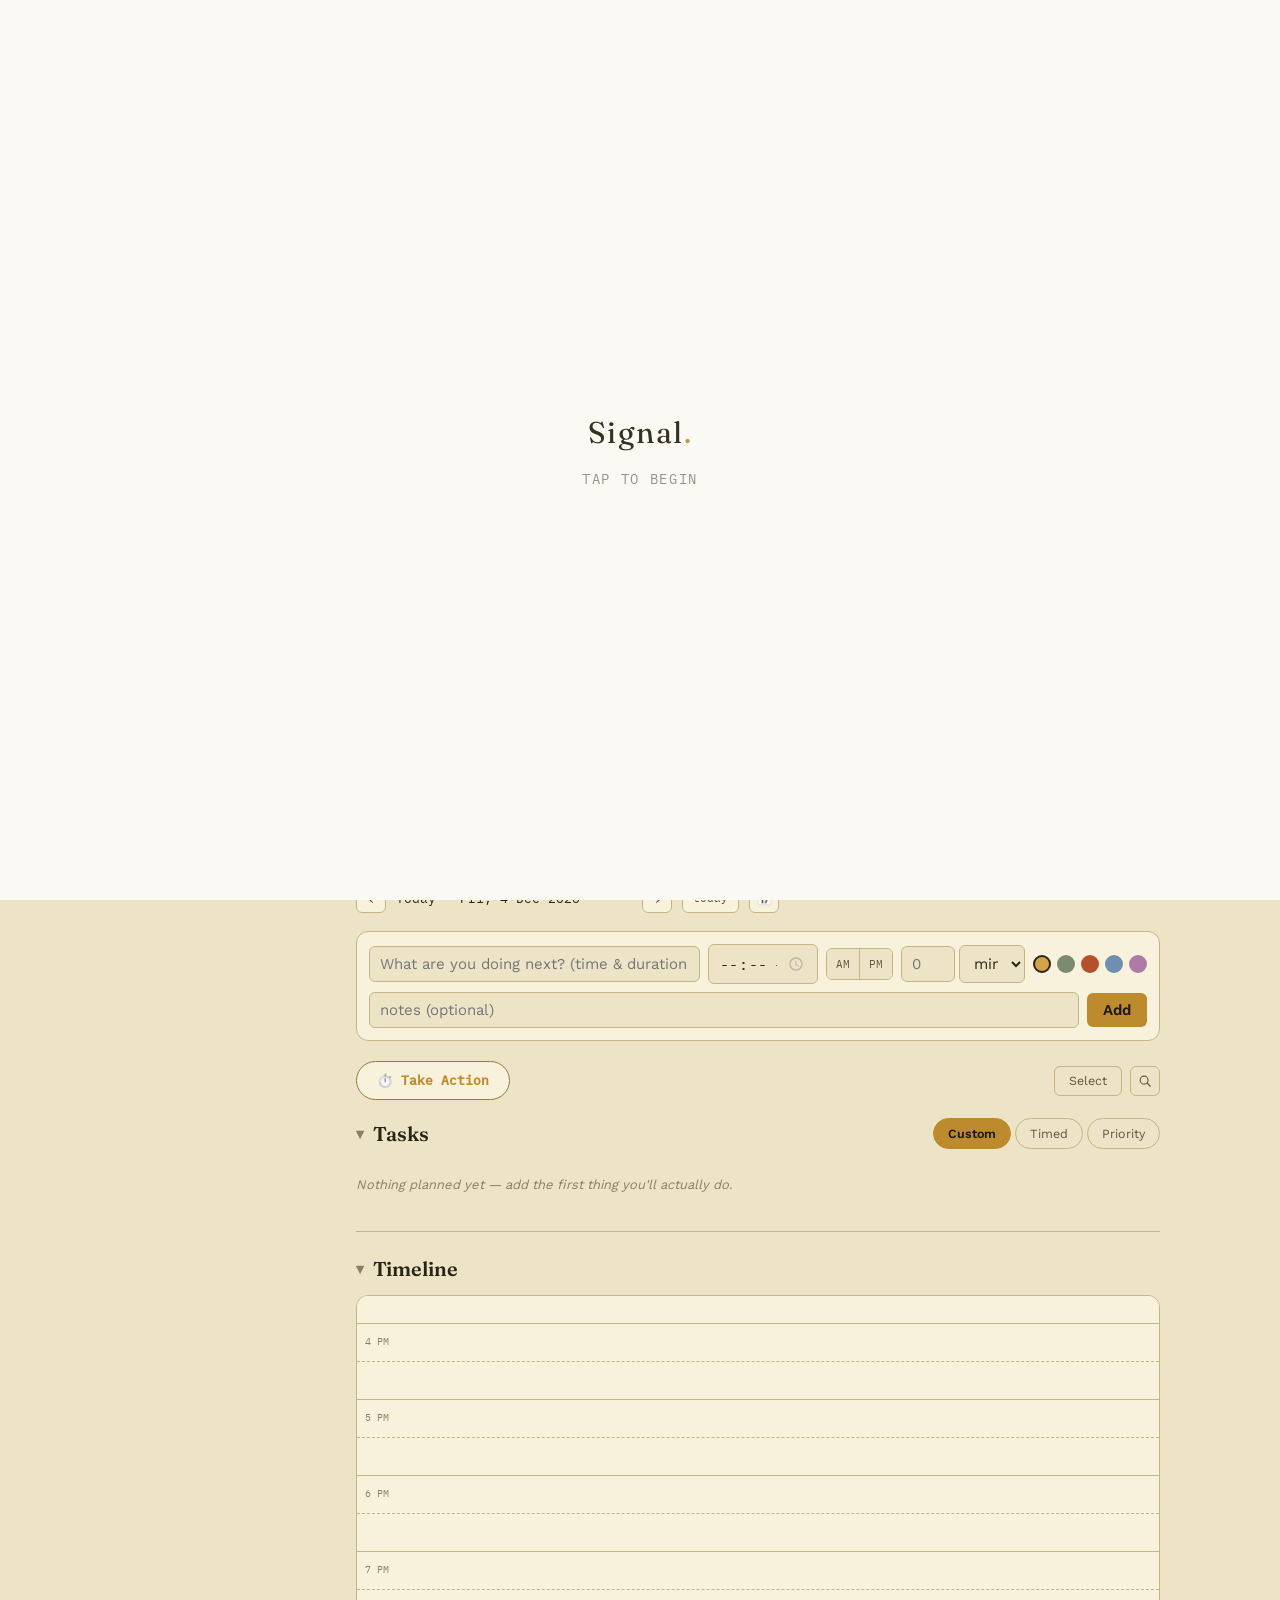
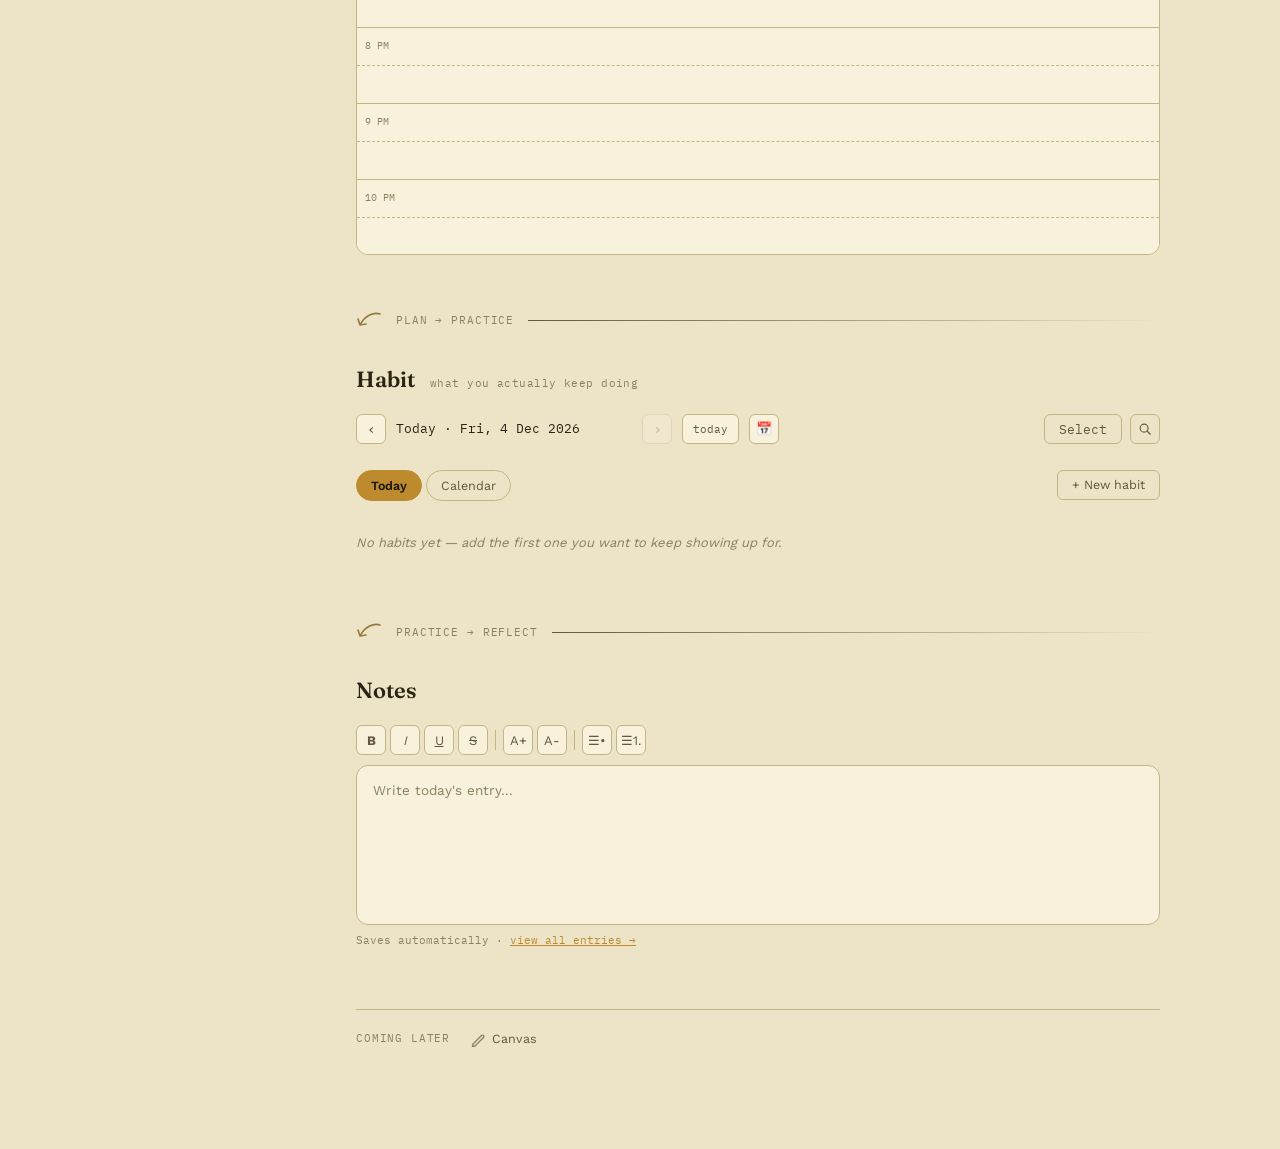
<file: index.html>
<!doctype html>
<html lang="en">
<head>
<meta charset="utf-8">
<meta name="viewport" content="width=device-width, initial-scale=1, maximum-scale=1, user-scalable=no">
<title>Signal — Today</title>
<script>
  // Blocking, runs before first paint: apply the saved theme immediately so switching to light
  // mode doesn't flash the dark theme for a frame first on the next page load.
  try {
    var mmStored = localStorage.getItem('mm_theme');
    // No manual choice saved yet: follow the OS light/dark setting instead of always defaulting
    // to dark. Once the user actually toggles it (nav.js), that saved choice always wins here
    // over whatever the OS is doing.
    var mmWantLight = mmStored ? mmStored === 'light' : !!(window.matchMedia && window.matchMedia('(prefers-color-scheme: light)').matches);
    if (mmWantLight) { document.documentElement.classList.add('light-theme'); var m = document.querySelector('meta[name="theme-color"]'); if (m) m.setAttribute('content', '#F5EEDD'); }
  } catch(e){}
</script>
<link rel="stylesheet" href="styles.css">
<!-- Preloaded specifically because this is the splash page: the splash's "Signal." text and its
     "tap to begin" hint are the very first thing rendered, before styles.css's own font-display:
     swap has had any real time to work with — font-display:swap shows a fallback font immediately
     and swaps once the real one loads, which is exactly the visible font-change reported here.
     Rather than adding an artificial delay to wait it out, this preload starts the two fonts
     actually used on this screen (Fraunces for "Signal.", Plex Mono for the hint) downloading as
     early as possible — and the splash already waits for an explicit tap before doing anything
     else, so in practice the font is very likely to have already finished swapping in during that
     natural pause, well before the person actually taps. `crossorigin` is required on font
     preloads specifically (even same-origin ones) or the browser fetches the file twice instead
     of reusing the preloaded one. Only added here, not the other 7 pages — this is where the
     splash (and the flash) actually is; the rest render body text first, not a single large
     display-font word, so the same swap is far less visually noticeable there. -->
<link rel="preload" href="assets/fonts/Fraunces-Variable.woff2" as="font" type="font/woff2" crossorigin>
<link rel="preload" href="assets/fonts/IBMPlexMono-Regular.woff2" as="font" type="font/woff2" crossorigin>
<link rel="manifest" href="manifest.json">
<link rel="apple-touch-icon" href="assets/icons/icon-180.png">
<link rel="icon" href="assets/icons/icon-32.png">
<meta name="theme-color" content="#15140F">
<meta name="mobile-web-app-capable" content="yes">
<meta name="apple-mobile-web-app-capable" content="yes">
<meta name="apple-mobile-web-app-status-bar-style" content="black">
<meta name="apple-mobile-web-app-title" content="Signal">
<script>
  // Blocking, runs before body paints: if the splash already played this tab session,
  // mark the root element so the overlay never renders at all — no flash, no re-play on refresh.
  if (sessionStorage.getItem('mm_splashDone')) document.documentElement.classList.add('no-splash');
</script>
</head>
<body>
<div class="splash-overlay" id="splashOverlay">
  <span class="splash-word">Signal<span class="accent">.</span></span>
  <span class="splash-hint">tap to begin</span>
</div>
<audio id="splashAudio" src="assets/sfx/startup.mp3" preload="auto"></audio>
<div class="shell" id="shell">

  <aside class="sidebar" id="sidebarMount" data-active="today"></aside>

  <main class="main">
    <div class="page-head sticky-head no-desc">
      <div class="page-title-row">
        <h1 class="page-title">Today</h1>
        <span class="page-date" id="todayLongDate">—</span>
      </div>
    </div>

    <!-- ===================== SECTION 1 — MENTAL MODELS (pinned only) ===================== -->
    <section class="block" id="models">
      <div class="block-head">
        <h2 class="block-title">Mental Models</h2>
        <a href="models.html" class="ghost-btn" style="display:inline-flex;">View all →</a>
      </div>
      <div class="models-grid" id="homeModelsGrid"></div>
      <p class="empty-note" id="noPinnedNote" style="display:none;">Nothing pinned yet — <a href="models.html" style="color:var(--gold)">pin a couple of models</a> to see them here.</p>
    </section>

    <div class="retrace-divider" id="modelsRetraceDivider">
      <svg width="26" height="20" viewBox="0 0 26 20" fill="none"><path d="M24 3C18 1 9 4 4 14M4 14L2 8M4 14L10 13" stroke="currentColor" stroke-width="1.6" stroke-linecap="round" stroke-linejoin="round"/></svg>
      <span class="label">models → plan</span>
      <div class="rule"></div>
    </div>

    <!-- ===================== SECTION 2 — DAY LIST ===================== -->
    <section class="block" id="daylist">
      <div class="block-head">
        <h2 class="block-title">Day List <small>chronological plan for today</small></h2>
      </div>

      <div class="day-nav">
        <div class="day-nav-dategroup" id="taskDateNavGroup">
          <button id="dayPrev" title="Previous day">‹</button>
          <span class="current-date" id="currentDateLabel">—</span>
          <button id="dayNext" title="Next day">›</button>
          <button class="today-btn" id="dayToday">today</button>
          <span class="open-day-wrap">
            <button class="open-day-btn" id="dayOpenBtn" title="Jump to a specific date">📅</button>
            <input type="date" id="dayOpenPicker" class="open-day-picker" tabindex="-1">
          </span>
        </div>
      </div>

      <form class="add-form" id="addEntryForm">
        <input class="task-text" id="entryText" type="text" placeholder="What are you doing next? (time &amp; duration optional)" required>
        <input class="task-time" id="entryTime" type="time">
        <div class="ampm-toggle" id="entryAmpmToggle">
          <button type="button" data-period="AM">AM</button>
          <button type="button" data-period="PM">PM</button>
        </div>
        <span class="dur-label-mobile">Duration</span>
        <div class="dur-input">
          <input type="number" id="entryDurValue" min="0" step="1" placeholder="0">
          <select id="entryDurUnit">
            <option value="min">min</option>
            <option value="hour">hour</option>
          </select>
        </div>
        <div class="task-color-picker" id="entryColorPicker"></div>
        <input class="task-notes" id="entryNotes" type="text" placeholder="notes (optional)">
        <button class="submit" type="submit">Add</button>
      </form>

      <div class="task-tools-row" id="taskToolsRow">
        <button class="flow-shortcut-btn" id="flowShortcutBtn" type="button" title="Open the Flow timer">⏱️ Take Action</button>
        <div class="day-nav-actions" id="taskNavActions">
          <button class="ghost-btn" id="taskSelectBtn">Select</button>
          <button class="ghost-btn icon-only-btn" id="daySearchToggleBtn" title="Search"><svg width="14" height="14" viewBox="0 0 16 16" fill="none"><circle cx="7" cy="7" r="4.5" stroke="currentColor" stroke-width="1.3"/><path d="M10.3 10.3L14 14" stroke="currentColor" stroke-width="1.3" stroke-linecap="round"/></svg></button>
        </div>
        <div class="habits-mass-bar" id="taskMassBar">
          <div class="mass-bar-actions">
            <button class="ghost-btn" id="taskMassDoneBtn" type="button">Mark done</button>
            <button class="ghost-btn" id="taskMassToggleArchiveBtn" type="button">Archive selected</button>
            <button class="ghost-btn danger-ghost" id="taskMassDeleteBtn" type="button">Delete selected</button>
          </div>
          <button class="ghost-btn" id="taskMassCancelBtn" type="button">Cancel</button>
        </div>
      </div>

      <!-- Search sits right below the row its own toggle button lives in (taskToolsRow, just
           above) — it used to render up near the day-nav, above the add-task form entirely,
           visually disconnected from the button that opens it. -->
      <div id="daySearchWrap" style="display:none;">
        <div class="search-box" style="margin-top:0;">
          <input type="text" id="daySearchInput" placeholder="Search everything you've ever logged in the day list…">
          <button id="daySearchBtn">Search</button>
        </div>
        <div class="search-results" id="daySearchResults"></div>
      </div>

      <div class="section-toolbar">
        <button class="section-collapse-btn" id="tasksCollapseBtn"><span class="sc-arrow">▾</span> Tasks</button>
        <div class="list-mode-tabs" id="listModeTabs">
          <button class="tab-btn" data-mode="custom">Custom</button>
          <button class="tab-btn" data-mode="timed">Timed</button>
          <button class="tab-btn" data-mode="priority">Priority</button>
        </div>
      </div>
      <div class="priority-tools" id="priorityTools" style="display:none;">
        <button class="ghost-btn" id="clearPrioritiesBtn" type="button">Clear all priorities</button>
        <button class="ghost-btn danger-ghost" id="deleteUnprioritizedBtn" type="button">Delete unprioritized</button>
      </div>
      <div id="tasksBody">
        <div class="day-entries" id="dayEntriesContainer"></div>
        <button class="archive-toggle" id="archiveToggleBtn" type="button" style="display:none;">
          <span class="sc-arrow" id="archiveArrow">▸</span> Archive <span class="archive-count" id="archiveCount"></span>
        </button>
        <div class="archive-list" id="archiveList" style="display:none;"></div>
      </div>

      <div class="section-divider"></div>

      <div class="section-toolbar">
        <button class="section-collapse-btn" id="chronoCollapseBtn"><span class="sc-arrow">▾</span> Timeline</button>
      </div>
      <div id="chronoBody">
        <div class="day-grid-wrap">
          <div class="day-grid">
            <div id="gridSlots"></div>
            <div class="grid-tasks" id="gridTasks"></div>
          </div>
        </div>
      </div>
    </section>

    <div class="retrace-divider">
      <svg width="26" height="20" viewBox="0 0 26 20" fill="none"><path d="M24 3C18 1 9 4 4 14M4 14L2 8M4 14L10 13" stroke="currentColor" stroke-width="1.6" stroke-linecap="round" stroke-linejoin="round"/></svg>
      <span class="label">plan → practice</span>
      <div class="rule"></div>
    </div>

    <!-- ===================== SECTION 3 — HABIT ===================== -->
    <section class="block" id="habits">
      <div class="block-head">
        <h2 class="block-title">Habit <small>what you actually keep doing</small></h2>
      </div>

      <div class="day-nav" id="habitDayNavRow">
        <div class="day-nav-dategroup" id="habitDateNavGroup">
          <button id="habitPrev" title="Previous day">‹</button>
          <span class="current-date" id="habitDateLabel">—</span>
          <button id="habitNext" title="Next day">›</button>
          <button class="today-btn" id="habitToday">today</button>
          <span class="open-day-wrap">
            <button class="open-day-btn" id="habitOpenBtn" title="Jump to a specific date">📅</button>
            <input type="date" id="habitOpenPicker" class="open-day-picker" tabindex="-1">
          </span>
        </div>
        <div class="day-nav-actions" id="habitNavActions">
          <button class="ghost-btn" id="habitSelectBtn">Select</button>
          <button class="ghost-btn icon-only-btn" id="habitSearchToggleBtn" title="Search"><svg width="14" height="14" viewBox="0 0 16 16" fill="none"><circle cx="7" cy="7" r="4.5" stroke="currentColor" stroke-width="1.3"/><path d="M10.3 10.3L14 14" stroke="currentColor" stroke-width="1.3" stroke-linecap="round"/></svg></button>
        </div>
        <div class="habits-mass-bar" id="habitTodayMassBar">
          <div class="mass-bar-actions">
            <button class="ghost-btn" id="habitTodayMassDoneBtn" type="button">Mark done</button>
            <button class="ghost-btn" id="habitTodayMassArchiveBtn" type="button">Archive selected</button>
            <button class="ghost-btn danger-ghost" id="habitTodayMassDeleteBtn" type="button">Delete selected</button>
          </div>
          <button class="ghost-btn" id="habitTodayMassCancelBtn" type="button">Cancel</button>
        </div>
      </div>

      <div id="habitSearchWrap" style="display:none;">
        <div class="search-box" style="margin-top:0;">
          <input type="text" id="habitSearchInput" placeholder="Search habits by name or its note…">
          <button id="habitSearchBtn">Search</button>
        </div>
        <div class="search-results" id="habitSearchResults"></div>
      </div>

      <div class="tabs">
        <button class="tab-btn active" id="tabToday">Today</button>
        <button class="tab-btn" id="tabCalendar">Calendar</button>
        <div class="day-nav-actions">
          <button class="ghost-btn" id="habitCancelBtn" style="display:none;">Cancel</button>
          <button class="ghost-btn" id="newHabitBtn">+ New habit</button>
        </div>
      </div>

      <form class="habit-add" id="addHabitForm" style="display:none;">
        <div class="field">
          <span class="field-hint">Name</span>
          <input type="text" class="name-input" id="habitName" placeholder="New habit" required>
        </div>
        <div class="field icon-field">
          <span class="field-hint">Icon</span>
          <div class="icon-input-wrap">
            <input type="text" id="habitIcon" placeholder="●" maxlength="3">
            <button type="button" class="icon-hint-btn" id="habitIconHintBtn" title="Pick an emoji">☺</button>
            <div class="emoji-popup" id="habitIconPopup" style="display:none;"></div>
          </div>
        </div>
        <div class="field">
          <span class="field-hint">Color</span>
          <div class="color-picker" id="habitColorPicker"></div>
        </div>
        <div class="field">
          <span class="field-hint">Metric (optional)</span>
          <input type="text" class="name-input" id="habitMetric" placeholder="e.g. 10 pushups" style="width:140px;">
        </div>
        <button class="submit" type="submit">Add habit</button>
      </form>

      <div id="habitTodayView">
        <div class="habit-today-list" id="habitTodayList"></div>
      </div>

      <div id="habitCalendarView" style="display:none;">
        <div class="cal-nav">
          <button id="calPrev">‹</button>
          <span class="cal-label" id="calLabel">—</span>
          <button id="calNext">›</button>
          <button class="ghost-btn cal-show-deleted-btn" id="calShowDeletedBtn">Show deleted</button>
        </div>
        <div class="cal-legend" id="calLegend"></div>
        <div class="cal-grid" id="calGrid"></div>
        <div class="cal-detail" id="calDetail" style="display:none;"></div>
      </div>
    </section>

    <div class="retrace-divider">
      <svg width="26" height="20" viewBox="0 0 26 20" fill="none"><path d="M24 3C18 1 9 4 4 14M4 14L2 8M4 14L10 13" stroke="currentColor" stroke-width="1.6" stroke-linecap="round" stroke-linejoin="round"/></svg>
      <span class="label">practice → reflect</span>
      <div class="rule"></div>
    </div>

    <!-- ===================== SECTION 4 — NOTES ===================== -->
    <section class="block" id="notes">
      <div class="block-head">
        <h2 class="block-title">Notes</h2>
      </div>
      <div class="richtext-toolbar" id="journalToolbar">
        <button type="button" data-cmd="bold" title="Bold"><b>B</b></button>
        <button type="button" data-cmd="italic" title="Italic"><i>I</i></button>
        <button type="button" data-cmd="underline" title="Underline"><u>U</u></button>
        <button type="button" data-cmd="strikeThrough" title="Strikethrough"><s>S</s></button>
        <span class="richtext-sep"></span>
        <button type="button" data-cmd="bigger" title="Bigger (select text first)">A+</button>
        <button type="button" data-cmd="smaller" title="Smaller (select text first)">A-</button>
        <span class="richtext-sep"></span>
        <button type="button" data-cmd="insertUnorderedList" title="Bullet list">☰•</button>
        <button type="button" data-cmd="insertOrderedList" title="Numbered list">☰1.</button>
      </div>
      <div class="journal-textarea" id="journalTextarea" contenteditable="true" data-placeholder="Write today's entry…"></div>
      <button class="journal-expand-btn" id="journalExpandBtn" type="button" style="display:none;">▾ Expand</button>
      <div class="journal-save-hint">Saves automatically · <a href="journal.html" style="color:var(--gold)">view all entries →</a></div>
    </section>

    <div class="future-note" id="futureNote"></div>

  </main>
</div>

<nav class="side-rail" id="sideRail"></nav>

<!-- day-list entry add/edit modal -->
<div class="modal-overlay" id="entryModalOverlay" style="display:none;">
  <div class="modal">
    <h3 id="entryModalTitle">Add task</h3>
    <label>Name</label>
    <input type="text" id="modalText" placeholder="What are you doing?">
    <div class="modal-row">
      <div>
        <label>Time <span class="field-hint-inline">(bksp to clear)</span></label>
        <div style="display:flex; gap:6px; align-items:center;">
          <input type="time" id="modalTime" style="flex:1;">
          <div class="ampm-toggle" id="modalAmpmToggle">
            <button type="button" data-period="AM">AM</button>
            <button type="button" data-period="PM">PM</button>
          </div>
        </div>
      </div>
      <div>
        <label>Duration</label>
        <div class="dur-input">
          <input type="number" id="modalDurValue" min="0" step="1">
          <select id="modalDurUnit">
            <option value="min">min</option>
            <option value="hour">hour</option>
          </select>
        </div>
      </div>
    </div>
    <label>Color</label>
    <div class="task-color-picker" id="modalColorPicker"></div>
    <label>Notes</label>
    <textarea id="modalNotes" placeholder="optional notes…"></textarea>

    <div class="modal-repeat-row">
      <span class="rr-label">🔁 Repeat daily</span>
      <label class="switch">
        <input type="checkbox" id="modalRepeat">
        <span class="track"></span>
      </label>
    </div>
    <div class="modal-repeat-hint" id="modalRepeatHint"></div>

    <div class="modal-actions">
      <button class="danger" id="modalDelete" style="display:none;" type="button" title="Delete">
        <span class="btn-label-text">Delete</span>
        <svg class="btn-label-icon" width="15" height="15" viewBox="0 0 16 16" fill="none"><path d="M3 4.5h10M6.5 4.5V3a1 1 0 011-1h1a1 1 0 011 1v1.5M4.5 4.5l.6 8.4a1 1 0 001 .9h3.8a1 1 0 001-.9l.6-8.4" stroke="currentColor" stroke-width="1.3" stroke-linecap="round" stroke-linejoin="round"/></svg>
      </button>
      <button class="ghost-btn" id="modalArchive" style="display:none;">Archive</button>
      <div class="spacer"></div>
      <button class="ghost-btn" id="modalCancel" type="button">Cancel</button>
      <button class="submit" id="modalSave">Save</button>
    </div>
  </div>
</div>

<script src="nav.js"></script>
<script src="models-data.js"></script>
<script src="emoji-data.js"></script>
<script src="data.js"></script>
<script src="richtext.js"></script>
<script src="app.js"></script>
</body>
</html>
</file>
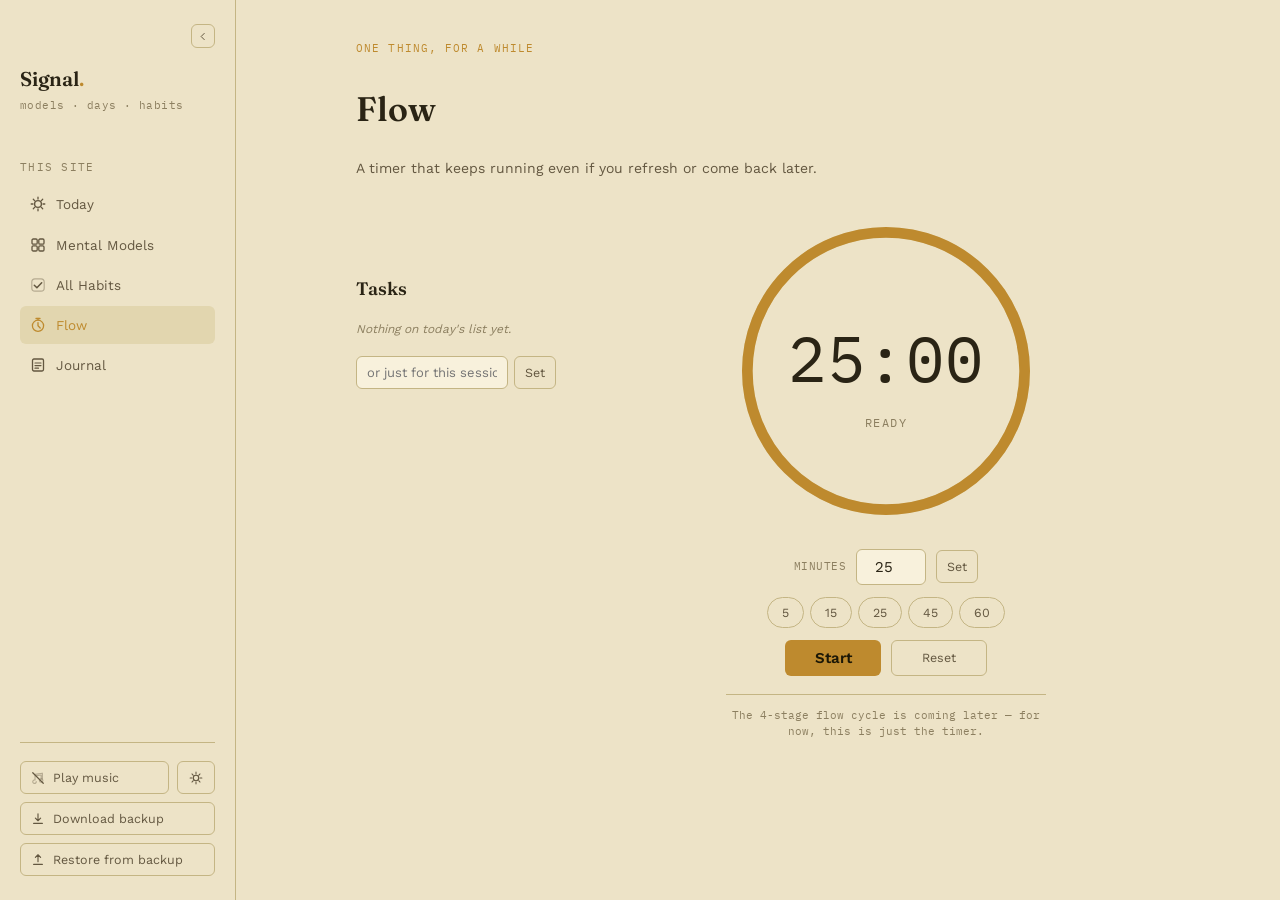
<file: flow.html>
<!doctype html>
<html lang="en">
<head>
<meta charset="utf-8">
<meta name="viewport" content="width=device-width, initial-scale=1, maximum-scale=1, user-scalable=no">
<title>Signal — Flow</title>
<script>
  // Blocking, runs before first paint: apply the saved theme immediately so switching to light
  // mode doesn't flash the dark theme for a frame first on the next page load.
  try {
    var mmStored = localStorage.getItem('mm_theme');
    // No manual choice saved yet: follow the OS light/dark setting instead of always defaulting
    // to dark. Once the user actually toggles it (nav.js), that saved choice always wins here
    // over whatever the OS is doing.
    var mmWantLight = mmStored ? mmStored === 'light' : !!(window.matchMedia && window.matchMedia('(prefers-color-scheme: light)').matches);
    if (mmWantLight) { document.documentElement.classList.add('light-theme'); var m = document.querySelector('meta[name="theme-color"]'); if (m) m.setAttribute('content', '#F5EEDD'); }
  } catch(e){}
</script>
<link rel="stylesheet" href="styles.css">
<link rel="manifest" href="manifest.json">
<link rel="apple-touch-icon" href="assets/icons/icon-180.png">
<link rel="icon" href="assets/icons/icon-32.png">
<meta name="theme-color" content="#15140F">
<meta name="mobile-web-app-capable" content="yes">
<meta name="apple-mobile-web-app-capable" content="yes">
<meta name="apple-mobile-web-app-status-bar-style" content="black">
<meta name="apple-mobile-web-app-title" content="Signal">
</head>
<body>
<div class="shell" id="shell">

  <aside class="sidebar" id="sidebarMount" data-active="flow"></aside>

  <main class="main">
    <div class="page-eyebrow">One thing, for a while</div>
    <div class="page-head sticky-head">
      <h1 class="page-title">Flow</h1>
    </div>
    <p class="page-desc">A timer that keeps running even if you refresh or come back later.</p>

    <div class="flow-layout">
      <div class="flow-tasks-panel">
        <div class="flow-tasks-heading" id="flowTasksHeading">Tasks</div>
        <div class="flow-task-list" id="flowTaskList"></div>
        <div id="flowCustomTaskArea"></div>
      </div>

      <div class="flow-timer-wrap">
        <div class="flow-ring-box">
          <svg viewBox="0 0 300 300" class="flow-ring-svg">
            <circle class="flow-ring-track" cx="150" cy="150" r="130"></circle>
            <circle class="flow-ring-progress" id="flowRingProgress" cx="150" cy="150" r="130"></circle>
          </svg>
          <div class="flow-ring-center" id="flowRingCenter">
            <div class="flow-time" id="flowTimeLabel">25:00</div>
            <div class="flow-state-label" id="flowStateLabel">ready</div>
            <div class="flow-ended-banner" id="flowEndedBanner">Time's up</div>
          </div>
        </div>

        <div class="flow-controls">
          <div class="flow-duration-row">
            <label for="flowDurationInput">Minutes</label>
            <input type="number" id="flowDurationInput" min="1" step="1" value="25">
            <button class="ghost-btn" id="flowSetBtn" type="button">Set</button>
          </div>
          <div class="flow-presets">
            <button class="tab-btn" data-min="5">5</button>
            <button class="tab-btn" data-min="15">15</button>
            <button class="tab-btn" data-min="25">25</button>
            <button class="tab-btn" data-min="45">45</button>
            <button class="tab-btn" data-min="60">60</button>
          </div>
          <div class="flow-action-row">
            <button class="submit" id="flowStartBtn" type="button">Start</button>
            <button class="ghost-btn" id="flowPauseBtn" type="button" style="display:none;">Pause</button>
            <button class="ghost-btn" id="flowResetBtn" type="button">Reset</button>
          </div>
        </div>

        <div class="flow-cycle-note">The 4-stage flow cycle is coming later — for now, this is just the timer.</div>
      </div>
    </div>
  </main>
</div>

<script src="nav.js"></script>
<script src="data.js"></script>
<script src="flow.js"></script>
</body>
</html>
</file>
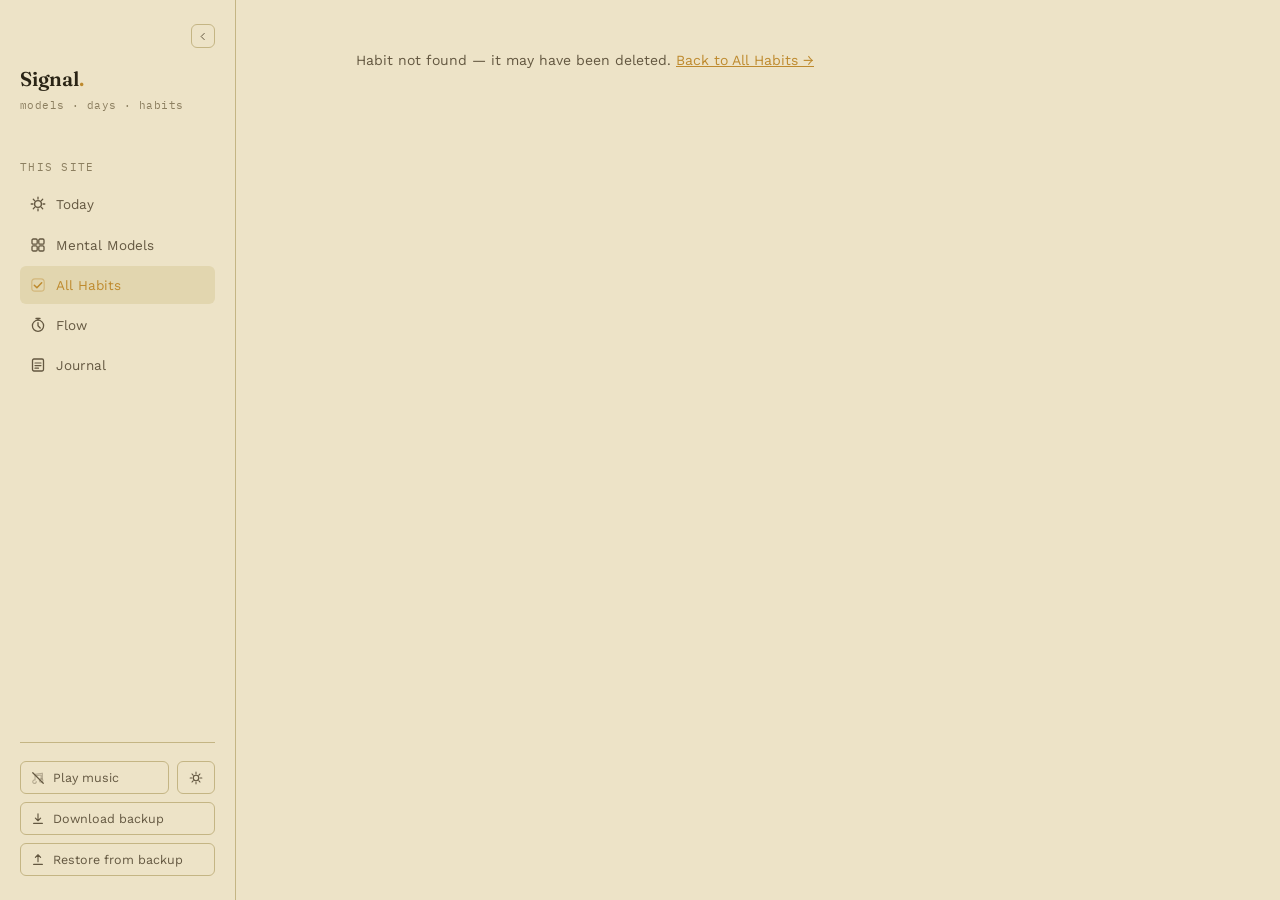
<file: habit.html>
<!doctype html>
<html lang="en">
<head>
<meta charset="utf-8">
<meta name="viewport" content="width=device-width, initial-scale=1, maximum-scale=1, user-scalable=no">
<title>Signal — Habit</title>
<script>
  // Blocking, runs before first paint: apply the saved theme immediately so switching to light
  // mode doesn't flash the dark theme for a frame first on the next page load.
  try {
    var mmStored = localStorage.getItem('mm_theme');
    // No manual choice saved yet: follow the OS light/dark setting instead of always defaulting
    // to dark. Once the user actually toggles it (nav.js), that saved choice always wins here
    // over whatever the OS is doing.
    var mmWantLight = mmStored ? mmStored === 'light' : !!(window.matchMedia && window.matchMedia('(prefers-color-scheme: light)').matches);
    if (mmWantLight) { document.documentElement.classList.add('light-theme'); var m = document.querySelector('meta[name="theme-color"]'); if (m) m.setAttribute('content', '#F5EEDD'); }
  } catch(e){}
</script>
<link rel="stylesheet" href="styles.css">
<link rel="manifest" href="manifest.json">
<link rel="apple-touch-icon" href="assets/icons/icon-180.png">
<link rel="icon" href="assets/icons/icon-32.png">
<meta name="theme-color" content="#15140F">
<meta name="mobile-web-app-capable" content="yes">
<meta name="apple-mobile-web-app-capable" content="yes">
<meta name="apple-mobile-web-app-status-bar-style" content="black">
<meta name="apple-mobile-web-app-title" content="Signal">
</head>
<body>
<div class="shell" id="shell">

  <aside class="sidebar" id="sidebarMount" data-active="habits"></aside>

  <main class="main">
    <div class="page-head sticky-head no-desc">
      <div class="habit-sticky-row">
        <button class="ghost-btn" id="backBtn" style="display:inline-flex;">← Back</button>
        <span class="habit-sticky-name" id="habitStickyName"></span>
      </div>
    </div>

    <div class="habit-prevnext-row" id="habitPrevNextRow">
      <button class="ghost-btn" id="prevHabitBtn">‹ Prev</button>
      <button class="ghost-btn" id="nextHabitBtn">Next ›</button>
    </div>

    <div class="habit-detail-hero" id="habitHero"></div>

    <div class="habit-edit-form" id="habitEditForm" style="display:none;">
      <div class="edit-row edit-row-icon-color">
        <div class="field">
          <span class="field-hint">Name</span>
          <input type="text" class="name-input" id="editName">
        </div>
        <div class="field icon-field">
          <span class="field-hint">Icon</span>
          <div class="icon-input-wrap">
            <input type="text" id="editIcon" placeholder="●" maxlength="3">
            <button type="button" class="icon-hint-btn" id="editIconHintBtn" title="Pick an emoji">☺</button>
            <div class="emoji-popup" id="editIconPopup" style="display:none;"></div>
          </div>
        </div>
        <div class="field">
          <span class="field-hint">Color</span>
          <div class="color-picker" id="editColorPicker"></div>
        </div>
      </div>
      <div class="edit-row edit-row-metric">
        <div class="field">
          <span class="field-hint">Default metric</span>
          <input type="text" class="name-input" id="editMetric" placeholder="e.g. 10 pushups" style="width:150px;">
        </div>
      </div>
      <div class="edit-row edit-actions">
        <button class="ghost-btn" id="editCancelBtn" type="button">Cancel</button>
        <button class="submit" id="editSaveBtn" type="button">Save changes</button>
      </div>
    </div>

    <div class="day-nav">
      <button id="hPrev" title="Previous day">‹</button>
      <span class="current-date" id="hCurrentDateLabel">—</span>
      <button id="hNext" title="Next day">›</button>
      <button class="today-btn" id="hToday">today</button>
      <span class="open-day-wrap">
        <button class="open-day-btn" id="hOpenBtn" title="Jump to a specific date">📅</button>
        <input type="date" id="hOpenPicker" class="open-day-picker" tabindex="-1">
      </span>
      <div class="day-nav-actions">
        <button class="ghost-btn" id="editToggleBtn">Edit</button>
      </div>
    </div>
    <div class="today-toggle-row">
      <button class="habit-toggle" id="detailToggle" title="Mark done"></button>
      <div class="metric-cell" id="detailMetricCell"></div>
      <input type="text" id="detailNoteInput" placeholder="Note…">
    </div>

    <div class="tabs" id="calTabs">
      <button class="tab-btn active" id="tabMonth">Month</button>
      <button class="tab-btn" id="tabYear">Year</button>
    </div>

    <div id="monthView">
      <div class="cal-nav" id="mCalNav">
        <button id="mCalPrev">‹</button>
        <span class="cal-label" id="mCalLabel">—</span>
        <button id="mCalNext">›</button>
      </div>
      <div class="cal-grid" id="mCalGrid"></div>
    </div>

    <div id="yearView" style="display:none;">
      <div class="year-nav">
        <button id="yPrev">‹</button>
        <span class="year-label" id="yLabel">—</span>
        <button id="yNext">›</button>
      </div>
      <div class="year-heatmap-wrap">
        <div class="year-months" id="yMonths"></div>
        <div class="year-dow-header" id="yDowHeader"><span class="year-row-month-label"></span><span class="ydow-cell">S</span><span class="ydow-cell">M</span><span class="ydow-cell">T</span><span class="ydow-cell">W</span><span class="ydow-cell">T</span><span class="ydow-cell">F</span><span class="ydow-cell">S</span></div>
        <div class="year-grid-row">
          <div class="year-dow-labels"><span></span><span>Mon</span><span></span><span>Wed</span><span></span><span>Fri</span><span></span></div>
          <div class="year-heatmap" id="yGrid"></div>
        </div>
        <div class="year-hover-label" id="yHoverLabel">Hover or click a day</div>
      </div>
    </div>

    <h2 class="block-title" style="margin: 32px 0 14px;">Log</h2>
    <div class="habit-log-feed" id="logFeed"></div>

    <div class="habit-danger-zone">
      <button class="ghost-btn" id="archiveHabitBtn">Move to archive</button>
      <button class="danger" id="deleteHabitBtn">Delete habit</button>
    </div>
  </main>
</div>

<!-- day-detail modal: opened from a month/year click -->
<div class="modal-overlay" id="dayDetailOverlay" style="display:none;">
  <div class="modal">
    <h3 id="dayDetailTitle">—</h3>
    <div style="display:flex; align-items:center; gap:10px; margin-top:14px;">
      <button class="habit-toggle" id="ddToggle" title="Mark done"></button>
      <span style="font-family:var(--font-mono); font-size:11.5px; color:var(--ink-dim);" id="ddToggleLabel">Not done</span>
    </div>
    <label>Metric</label>
    <input type="text" id="ddMetric" placeholder="metric…">
    <div class="metric-hint" id="ddMetricHint"></div>
    <label>Note</label>
    <textarea id="ddNote" placeholder="note…"></textarea>
    <div class="modal-actions">
      <div class="spacer"></div>
      <button class="ghost-btn" id="ddCancelBtn" type="button">Cancel</button>
      <button class="submit" id="ddSaveBtn" type="button">Save</button>
    </div>
  </div>
</div>

<script src="nav.js"></script>
<script src="emoji-data.js"></script>
<script src="data.js"></script>
<script src="habit-detail.js"></script>
</body>
</html>
</file>
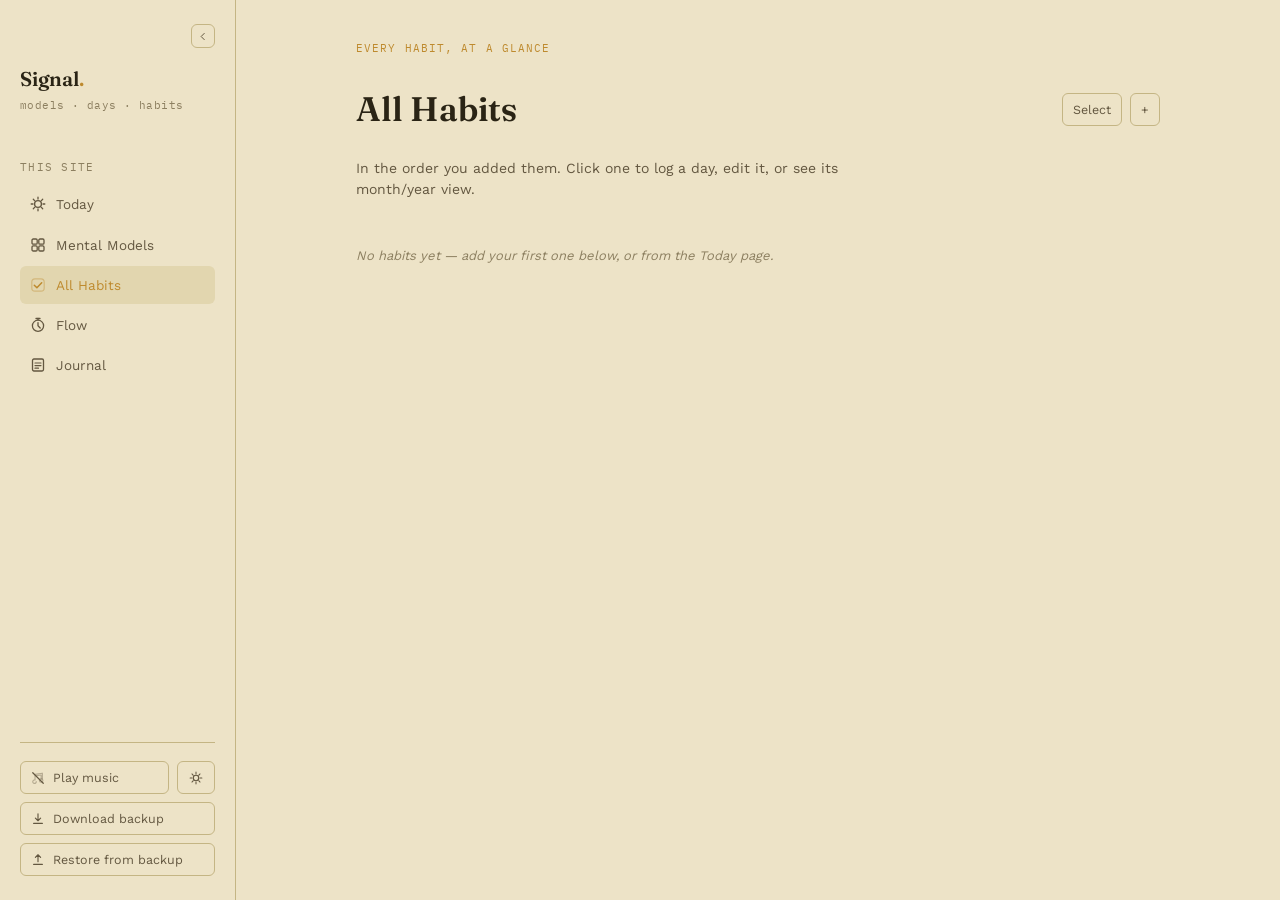
<file: habits.html>
<!doctype html>
<html lang="en">
<head>
<meta charset="utf-8">
<meta name="viewport" content="width=device-width, initial-scale=1, maximum-scale=1, user-scalable=no">
<title>Signal — All Habits</title>
<script>
  // Blocking, runs before first paint: apply the saved theme immediately so switching to light
  // mode doesn't flash the dark theme for a frame first on the next page load.
  try {
    var mmStored = localStorage.getItem('mm_theme');
    // No manual choice saved yet: follow the OS light/dark setting instead of always defaulting
    // to dark. Once the user actually toggles it (nav.js), that saved choice always wins here
    // over whatever the OS is doing.
    var mmWantLight = mmStored ? mmStored === 'light' : !!(window.matchMedia && window.matchMedia('(prefers-color-scheme: light)').matches);
    if (mmWantLight) { document.documentElement.classList.add('light-theme'); var m = document.querySelector('meta[name="theme-color"]'); if (m) m.setAttribute('content', '#F5EEDD'); }
  } catch(e){}
</script>
<link rel="stylesheet" href="styles.css">
<link rel="manifest" href="manifest.json">
<link rel="apple-touch-icon" href="assets/icons/icon-180.png">
<link rel="icon" href="assets/icons/icon-32.png">
<meta name="theme-color" content="#15140F">
<meta name="mobile-web-app-capable" content="yes">
<meta name="apple-mobile-web-app-capable" content="yes">
<meta name="apple-mobile-web-app-status-bar-style" content="black">
<meta name="apple-mobile-web-app-title" content="Signal">
</head>
<body>
<div class="shell" id="shell">

  <aside class="sidebar" id="sidebarMount" data-active="habits"></aside>

  <main class="main">
    <div class="page-eyebrow">Every habit, at a glance</div>
    <div class="page-head sticky-head">
      <div class="page-title-row" style="justify-content: space-between; align-items: center;">
        <h1 class="page-title">All Habits</h1>
        <div class="habits-page-actions" id="habitsPageActions">
          <button class="ghost-btn" id="habitsSelectBtn" type="button">Select</button>
          <button class="ghost-btn" id="habitsAddBtn" type="button" title="Add a habit">+</button>
        </div>
        <div class="habits-mass-bar" id="habitsMassBar" style="display:none;">
          <button class="ghost-btn" id="massToggleArchiveBtn" type="button">Archive selected</button>
          <button class="ghost-btn danger-ghost" id="massDeleteBtn" type="button">Delete selected</button>
          <button class="ghost-btn" id="massCancelBtn" type="button">Cancel</button>
        </div>
      </div>
    </div>
    <p class="page-desc">In the order you added them. Click one to log a day, edit it, or see its month/year view.</p>

    <div class="habits-list" id="habitsList"></div>

    <button class="archived-habits-toggle" id="archivedHabitsToggle" type="button" style="display:none;">
      <span class="sc-arrow" id="archivedHabitsArrow">▸</span> Archived habits <span class="archive-count" id="archivedHabitsCount"></span>
    </button>
    <div class="archived-habits-list" id="archivedHabitsList" style="display:none;"></div>
  </main>
</div>

<!-- add-habit popup (mirrors the Today page's inline add-habit form) -->
<div class="modal-overlay habit-add-modal" id="addHabitOverlay" style="display:none;">
  <div class="modal">
    <h3>New habit</h3>
    <form class="habit-add" id="popupAddHabitForm">
      <div class="field field-full">
        <span class="field-hint">Name</span>
        <input type="text" class="name-input" id="popupHabitName" placeholder="New habit" required style="width:100%;">
      </div>
      <div class="field icon-field">
        <span class="field-hint">Icon</span>
        <div class="icon-input-wrap">
          <input type="text" id="popupHabitIcon" placeholder="●" maxlength="3">
          <button type="button" class="icon-hint-btn" id="popupHabitIconHintBtn" title="Pick an emoji">☺</button>
          <div class="emoji-popup" id="popupHabitIconPopup" style="display:none;"></div>
        </div>
      </div>
      <div class="field field-full">
        <span class="field-hint">Color</span>
        <div class="color-picker" id="popupHabitColorPicker"></div>
      </div>
      <div class="field field-full">
        <span class="field-hint">Metric (optional)</span>
        <input type="text" class="name-input" id="popupHabitMetric" placeholder="e.g. 10 pushups" style="width:100%;">
      </div>
    </form>
    <div class="modal-actions">
      <div class="spacer"></div>
      <button class="ghost-btn" id="popupHabitCancelBtn" type="button">Cancel</button>
      <button class="submit" id="popupHabitSaveBtn" type="button">Add habit</button>
    </div>
  </div>
</div>

<script src="nav.js"></script>
<script src="emoji-data.js"></script>
<script src="data.js"></script>
<script src="habits-list.js"></script>
</body>
</html>
</file>
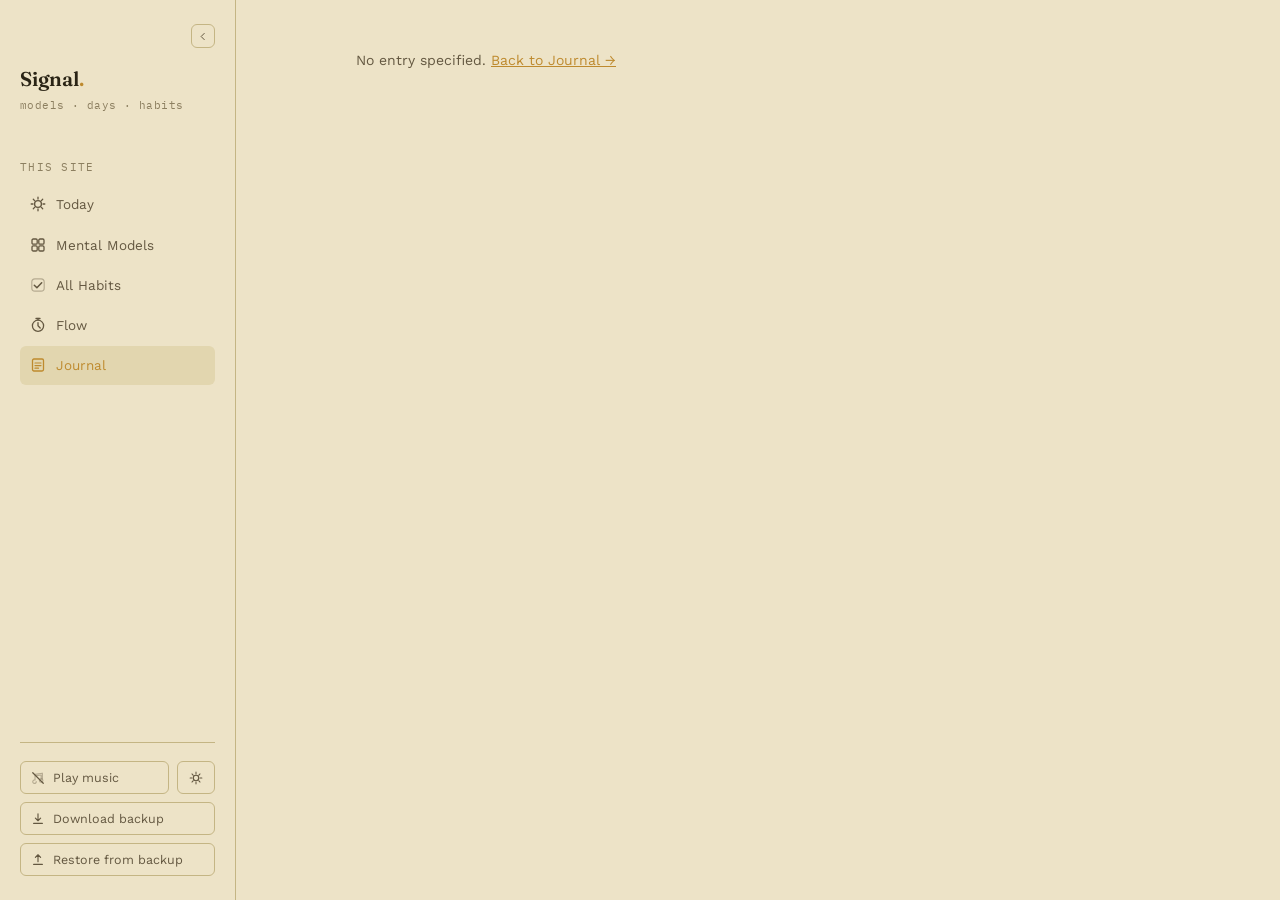
<file: journal-entry.html>
<!doctype html>
<html lang="en">
<head>
<meta charset="utf-8">
<meta name="viewport" content="width=device-width, initial-scale=1, maximum-scale=1, user-scalable=no">
<title>Signal — Journal Entry</title>
<script>
  // Blocking, runs before first paint: apply the saved theme immediately so switching to light
  // mode doesn't flash the dark theme for a frame first on the next page load.
  try {
    var mmStored = localStorage.getItem('mm_theme');
    // No manual choice saved yet: follow the OS light/dark setting instead of always defaulting
    // to dark. Once the user actually toggles it (nav.js), that saved choice always wins here
    // over whatever the OS is doing.
    var mmWantLight = mmStored ? mmStored === 'light' : !!(window.matchMedia && window.matchMedia('(prefers-color-scheme: light)').matches);
    if (mmWantLight) { document.documentElement.classList.add('light-theme'); var m = document.querySelector('meta[name="theme-color"]'); if (m) m.setAttribute('content', '#F5EEDD'); }
  } catch(e){}
</script>
<link rel="stylesheet" href="styles.css">
<link rel="manifest" href="manifest.json">
<link rel="apple-touch-icon" href="assets/icons/icon-180.png">
<link rel="icon" href="assets/icons/icon-32.png">
<meta name="theme-color" content="#15140F">
<meta name="mobile-web-app-capable" content="yes">
<meta name="apple-mobile-web-app-capable" content="yes">
<meta name="apple-mobile-web-app-status-bar-style" content="black">
<meta name="apple-mobile-web-app-title" content="Signal">
</head>
<body>
<div class="shell" id="shell">

  <aside class="sidebar" id="sidebarMount" data-active="notes"></aside>

  <main class="main">
    <div class="page-head">
      <a href="journal.html" class="ghost-btn" style="display:inline-flex; margin-bottom:18px;">← Journal</a>
    </div>

    <div class="journal-entry-hero" id="jeHero"></div>

    <div id="jeViewMode">
      <div class="journal-entry-text" id="jeText"></div>
      <div class="journal-entry-actions">
        <button class="ghost-btn" id="jeEditBtn">Edit</button>
      </div>
    </div>

    <div id="jeEditMode" style="display:none;">
      <div class="richtext-toolbar" id="jeToolbar">
        <button type="button" data-cmd="bold" title="Bold"><b>B</b></button>
        <button type="button" data-cmd="italic" title="Italic"><i>I</i></button>
        <button type="button" data-cmd="underline" title="Underline"><u>U</u></button>
        <button type="button" data-cmd="strikeThrough" title="Strikethrough"><s>S</s></button>
        <span class="richtext-sep"></span>
        <button type="button" data-cmd="bigger" title="Bigger (select text first)">A+</button>
        <button type="button" data-cmd="smaller" title="Smaller (select text first)">A-</button>
        <span class="richtext-sep"></span>
        <button type="button" data-cmd="insertUnorderedList" title="Bullet list">☰•</button>
        <button type="button" data-cmd="insertOrderedList" title="Numbered list">☰1.</button>
      </div>
      <div class="journal-entry-textarea" id="jeTextarea" contenteditable="true" data-placeholder="Write about this day…"></div>
      <div class="journal-entry-actions">
        <button class="ghost-btn" id="jeCancelBtn" type="button">Cancel</button>
        <button class="submit" id="jeSaveBtn" type="button">Save</button>
      </div>
    </div>
  </main>
</div>

<script src="nav.js"></script>
<script src="data.js"></script>
<script src="richtext.js"></script>
<script>
  function escapeHtml(str) {
    return String(str).replace(/[&<>"']/g, c => ({ '&': '&amp;', '<': '&lt;', '>': '&gt;', '"': '&quot;', "'": '&#39;' }[c]));
  }
  function ddmmyyyy(dateStr) { const [y, m, d] = dateStr.split('-'); return `${d}-${m}-${y}`; }
  function parseDateStr(s) { const [y, m, d] = s.split('-').map(Number); return new Date(y, m - 1, d); }
  const DOW = ['Sunday', 'Monday', 'Tuesday', 'Wednesday', 'Thursday', 'Friday', 'Saturday'];
  const MONTHS = ['January', 'February', 'March', 'April', 'May', 'June', 'July', 'August', 'September', 'October', 'November', 'December'];
  function friendlyLongDate(dateStr) {
    const d = parseDateStr(dateStr);
    return DOW[d.getDay()] + ', ' + d.getDate() + ' ' + MONTHS[d.getMonth()] + ' ' + d.getFullYear();
  }

  const params = new URLSearchParams(location.search);
  const date = params.get('date');
  let currentText = '';

  if (!date) {
    document.querySelector('.main').innerHTML = '<p class="page-desc">No entry specified. <a href="journal.html" style="color:var(--gold)">Back to Journal →</a></p>';
  } else {
    const entry = Data.getJournalEntry(date);
    currentText = entry ? normalizeStoredHtml(entry.text) : '';
    document.title = 'Signal — ' + ddmmyyyy(date);

    document.getElementById('jeHero').innerHTML = `
      <h1>${ddmmyyyy(date)}</h1>
      <div class="je-sub">${friendlyLongDate(date)}</div>
    `;

    // this is the dedicated full-page editor, so let it grow to fit everything and rely on
    // the page's own scrollbar — no internal cap/scrollbar the way the compact Today notes box has.
    const jeEditor = initRichTextEditor(document.getElementById('jeTextarea'), document.getElementById('jeToolbar'), { capPx: Infinity });

    function renderView() {
      document.getElementById('jeText').innerHTML = currentText || '';
      document.getElementById('jeViewMode').style.display = '';
      document.getElementById('jeEditMode').style.display = 'none';
    }

    document.getElementById('jeEditBtn').addEventListener('click', () => {
      jeEditor.setHtml(currentText);
      document.getElementById('jeViewMode').style.display = 'none';
      document.getElementById('jeEditMode').style.display = '';
      document.getElementById('jeTextarea').focus();
    });
    document.getElementById('jeCancelBtn').addEventListener('click', renderView);
    document.getElementById('jeSaveBtn').addEventListener('click', () => {
      currentText = jeEditor.getHtml();
      Data.upsertJournalEntry(date, currentText);
      renderView();
    });

    renderView();
  }
</script>
</body>
</html>
</file>
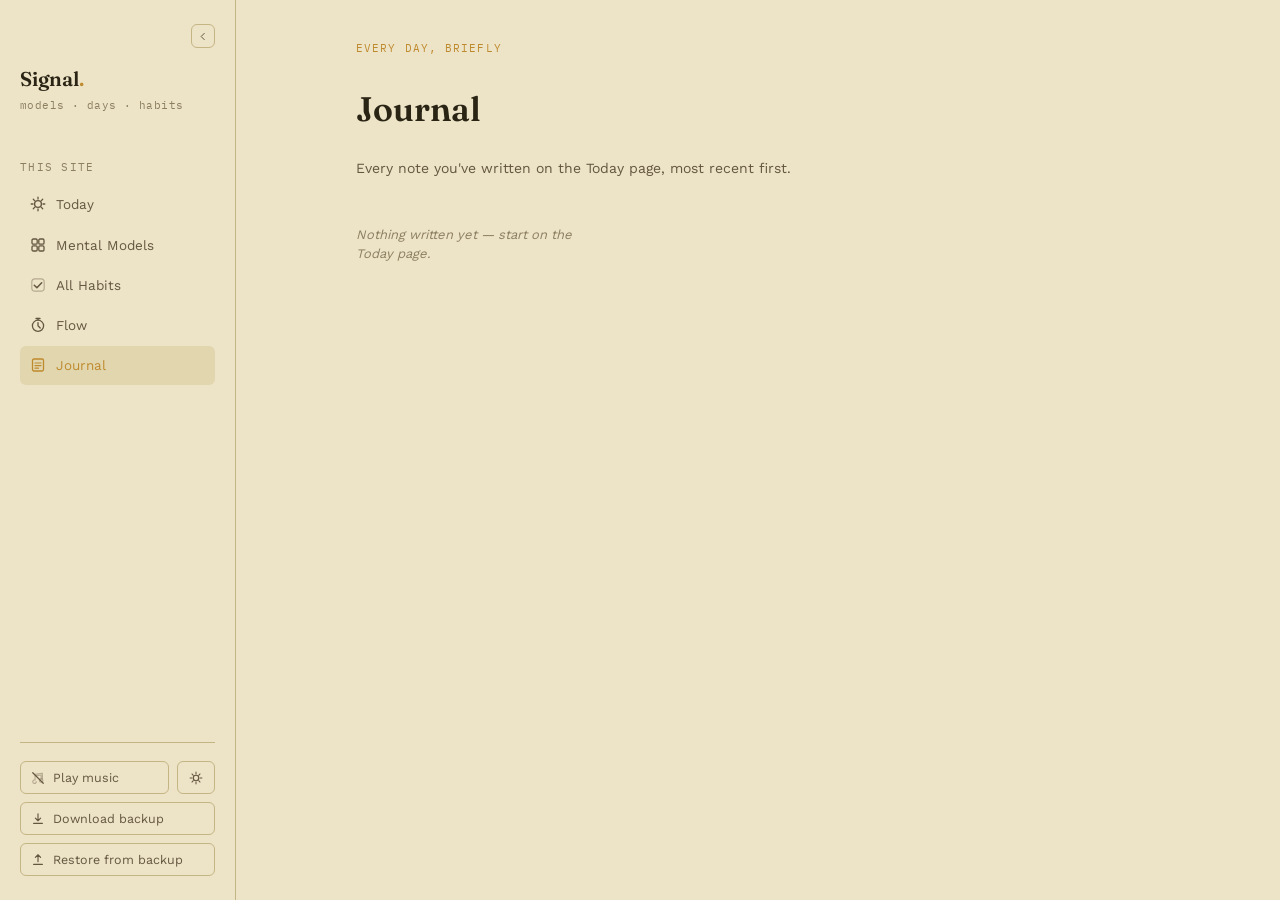
<file: journal.html>
<!doctype html>
<html lang="en">
<head>
<meta charset="utf-8">
<meta name="viewport" content="width=device-width, initial-scale=1, maximum-scale=1, user-scalable=no">
<title>Signal — Journal</title>
<script>
  // Blocking, runs before first paint: apply the saved theme immediately so switching to light
  // mode doesn't flash the dark theme for a frame first on the next page load.
  try {
    var mmStored = localStorage.getItem('mm_theme');
    // No manual choice saved yet: follow the OS light/dark setting instead of always defaulting
    // to dark. Once the user actually toggles it (nav.js), that saved choice always wins here
    // over whatever the OS is doing.
    var mmWantLight = mmStored ? mmStored === 'light' : !!(window.matchMedia && window.matchMedia('(prefers-color-scheme: light)').matches);
    if (mmWantLight) { document.documentElement.classList.add('light-theme'); var m = document.querySelector('meta[name="theme-color"]'); if (m) m.setAttribute('content', '#F5EEDD'); }
  } catch(e){}
</script>
<link rel="stylesheet" href="styles.css">
<link rel="manifest" href="manifest.json">
<link rel="apple-touch-icon" href="assets/icons/icon-180.png">
<link rel="icon" href="assets/icons/icon-32.png">
<meta name="theme-color" content="#15140F">
<meta name="mobile-web-app-capable" content="yes">
<meta name="apple-mobile-web-app-capable" content="yes">
<meta name="apple-mobile-web-app-status-bar-style" content="black">
<meta name="apple-mobile-web-app-title" content="Signal">
</head>
<body>
<div class="shell" id="shell">

  <aside class="sidebar" id="sidebarMount" data-active="notes"></aside>

  <main class="main">
    <div class="page-eyebrow">Every day, briefly</div>
    <div class="page-head sticky-head">
      <h1 class="page-title">Journal</h1>
    </div>
    <p class="page-desc">Every note you've written on the Today page, most recent first.</p>

    <div class="journal-grid" id="journalGrid"></div>
  </main>
</div>

<script src="nav.js"></script>
<script src="data.js"></script>
<script src="richtext.js"></script>
<script src="journal.js"></script>
</body>
</html>
</file>
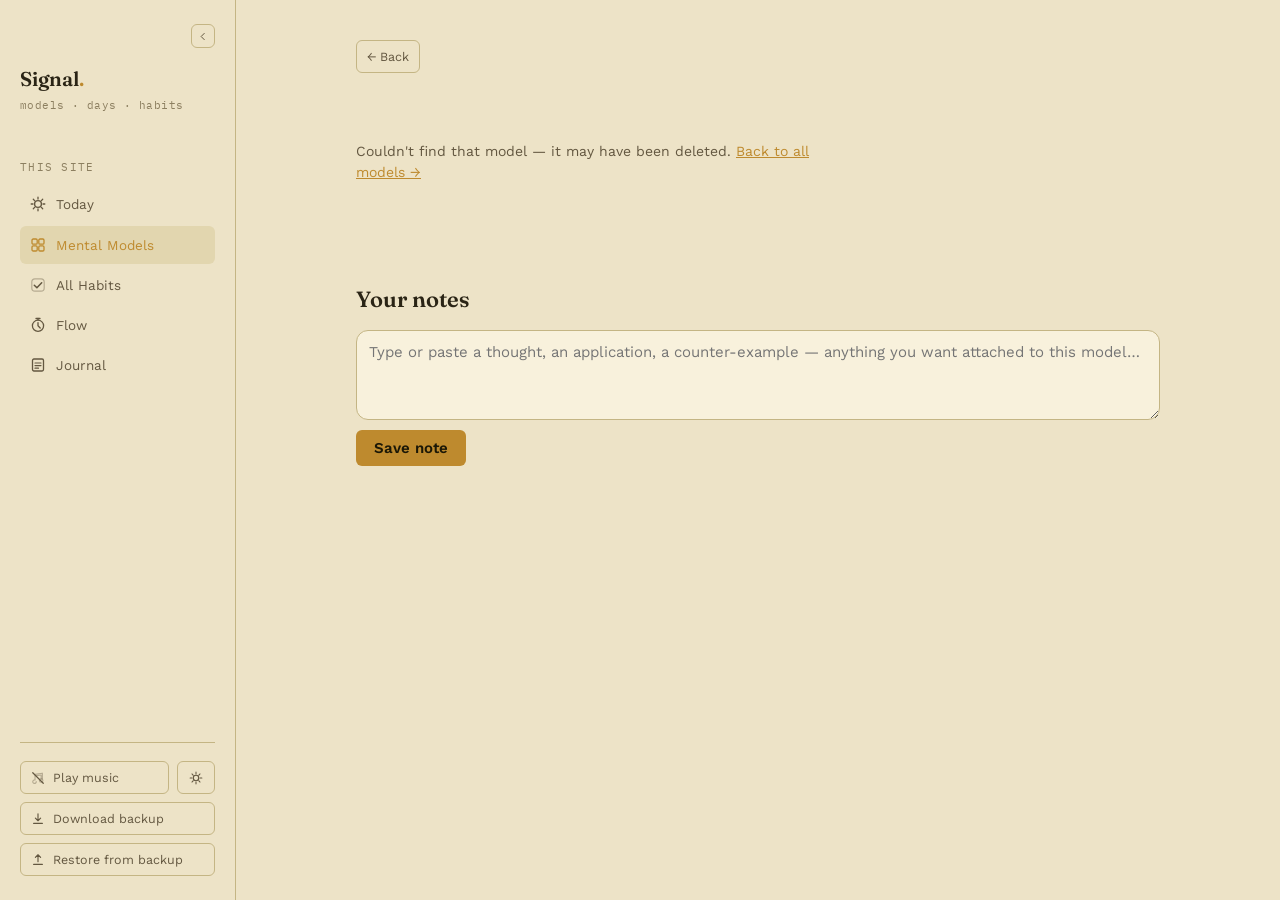
<file: model.html>
<!doctype html>
<html lang="en">
<head>
<meta charset="utf-8">
<meta name="viewport" content="width=device-width, initial-scale=1, maximum-scale=1, user-scalable=no">
<title>Signal — Mental Model</title>
<script>
  // Blocking, runs before first paint: apply the saved theme immediately so switching to light
  // mode doesn't flash the dark theme for a frame first on the next page load.
  try {
    var mmStored = localStorage.getItem('mm_theme');
    // No manual choice saved yet: follow the OS light/dark setting instead of always defaulting
    // to dark. Once the user actually toggles it (nav.js), that saved choice always wins here
    // over whatever the OS is doing.
    var mmWantLight = mmStored ? mmStored === 'light' : !!(window.matchMedia && window.matchMedia('(prefers-color-scheme: light)').matches);
    if (mmWantLight) { document.documentElement.classList.add('light-theme'); var m = document.querySelector('meta[name="theme-color"]'); if (m) m.setAttribute('content', '#F5EEDD'); }
  } catch(e){}
</script>
<link rel="stylesheet" href="styles.css">
<link rel="manifest" href="manifest.json">
<link rel="apple-touch-icon" href="assets/icons/icon-180.png">
<link rel="icon" href="assets/icons/icon-32.png">
<meta name="theme-color" content="#15140F">
<meta name="mobile-web-app-capable" content="yes">
<meta name="apple-mobile-web-app-capable" content="yes">
<meta name="apple-mobile-web-app-status-bar-style" content="black">
<meta name="apple-mobile-web-app-title" content="Signal">
</head>
<body>
<div class="shell" id="shell">

  <aside class="sidebar" id="sidebarMount" data-active="models"></aside>

  <main class="main">
    <div class="page-head">
      <button class="ghost-btn" id="modelBackBtn" style="display:inline-flex; margin-bottom:18px;">← Back</button>
    </div>

    <div class="model-detail-hero" id="modelHero">
      <!-- filled by script -->
    </div>

    <div class="model-detail-actions" id="modelActions"></div>

    <h2 class="block-title" style="margin: 32px 0 14px;">Your notes</h2>
    <form class="note-form" id="noteForm">
      <textarea id="noteText" placeholder="Type or paste a thought, an application, a counter-example — anything you want attached to this model…"></textarea>
      <button type="submit">Save note</button>
    </form>

    <div id="noteList"></div>
  </main>
</div>

<script src="nav.js"></script>
<script src="models-data.js"></script>
<script src="data.js"></script>
<script>
  function escapeHtml(str) {
    return String(str).replace(/[&<>"']/g, c => ({ '&': '&amp;', '<': '&lt;', '>': '&gt;', '"': '&quot;', "'": '&#39;' }[c]));
  }
  function fmtTimestamp(ts) {
    const d = new Date(ts);
    return d.toLocaleDateString(undefined, { day: 'numeric', month: 'short', year: 'numeric' }) + ' · ' +
           d.toLocaleTimeString(undefined, { hour: '2-digit', minute: '2-digit' });
  }

  const params = new URLSearchParams(location.search);
  const slug = params.get('slug');
  let model = Data.getModel(slug);
  const hero = document.getElementById('modelHero');

  // prefers real browser history (so it returns to wherever you actually came from — Today
  // page or the All Models list) and only falls back to All Models if there's no history to
  // use — same pattern as the habit-detail page's own back button
  document.getElementById('modelBackBtn').addEventListener('click', () => {
    if (window.history.length > 1) window.history.back();
    else location.href = 'models.html';
  });

  if (!model) {
    hero.innerHTML = `<div style="grid-column:1/-1;"><p class="page-desc">Couldn't find that model — it may have been deleted. <a href="models.html" style="color:var(--gold)">Back to all models →</a></p></div>`;
  } else {
    document.title = 'Signal — ' + model.title;

    function openLightbox() {
      const overlay = document.createElement('div');
      overlay.className = 'lightbox-overlay';
      overlay.innerHTML = `<img src="${model.img}" alt="${escapeHtml(model.title)}">`;
      overlay.addEventListener('click', (e) => { if (e.target === overlay) overlay.remove(); });
      document.addEventListener('keydown', function onEsc(e) { if (e.key === 'Escape') { overlay.remove(); document.removeEventListener('keydown', onEsc); } });
      document.body.appendChild(overlay);
    }

    function renderHero() {
      hero.innerHTML = `
        <div class="frame" id="modelHeroFrame" title="Click to zoom"><img src="${model.img}" alt="${escapeHtml(model.title)}"></div>
        <div>
          <h1>${escapeHtml(model.title)}</h1>
          <p>${escapeHtml(model.caption)}</p>
        </div>
      `;
      document.getElementById('modelHeroFrame').addEventListener('click', openLightbox);
    }

    function renderActions() {
      const box = document.getElementById('modelActions');
      box.innerHTML = `
        <button class="pin-toggle${model.pinned ? ' pinned' : ''}" id="pinToggleBtn">${model.pinned ? '📌 Pinned — click to unpin' : '📌 Pin to Today'}</button>
        <button class="danger" id="deleteModelBtn">Delete model</button>
      `;
      document.getElementById('pinToggleBtn').addEventListener('click', () => {
        const ok = Data.setModelPinned(slug, !model.pinned);
        if (!ok) { alert('Only 2 models can be pinned at once — unpin one first.'); return; }
        model = Data.getModel(slug);
        renderActions();
      });
      document.getElementById('deleteModelBtn').addEventListener('click', async () => {
        if (await SignalConfirm(`Delete "${model.title}" and all its notes? This can't be undone (unless you restore a backup).`, { okLabel: 'Delete', danger: true })) {
          Data.deleteModel(slug);
          location.href = 'models.html';
        }
      });
    }

    function renderNotes() {
      const notes = Data.getModelNotes(slug);
      const box = document.getElementById('noteList');
      if (notes.length === 0) {
        box.innerHTML = '<div class="empty-note">Nothing added yet — capture the first thing this model makes you think of.</div>';
        return;
      }
      box.innerHTML = notes.map(n => `
        <div class="note-item" data-id="${n.id}">
          <div class="note-meta">
            <span class="note-date">${fmtTimestamp(n.createdAt)}</span>
            <button class="note-del" data-id="${n.id}" title="Delete note">×</button>
          </div>
          <p>${escapeHtml(n.text)}</p>
        </div>
      `).join('');
      box.querySelectorAll('.note-del').forEach(btn => {
        btn.addEventListener('click', async () => {
          if (await SignalConfirm('Delete this note?', { okLabel: 'Delete', danger: true })) {
            Data.deleteModelNote(slug, btn.dataset.id);
            renderNotes();
          }
        });
      });
    }

    document.getElementById('noteForm').addEventListener('submit', (e) => {
      e.preventDefault();
      const ta = document.getElementById('noteText');
      const text = ta.value.trim();
      if (!text) return;
      Data.addModelNote(slug, text);
      ta.value = '';
      renderNotes();
    });

    renderHero();
    renderActions();
    renderNotes();
  }
</script>
</body>
</html>
</file>
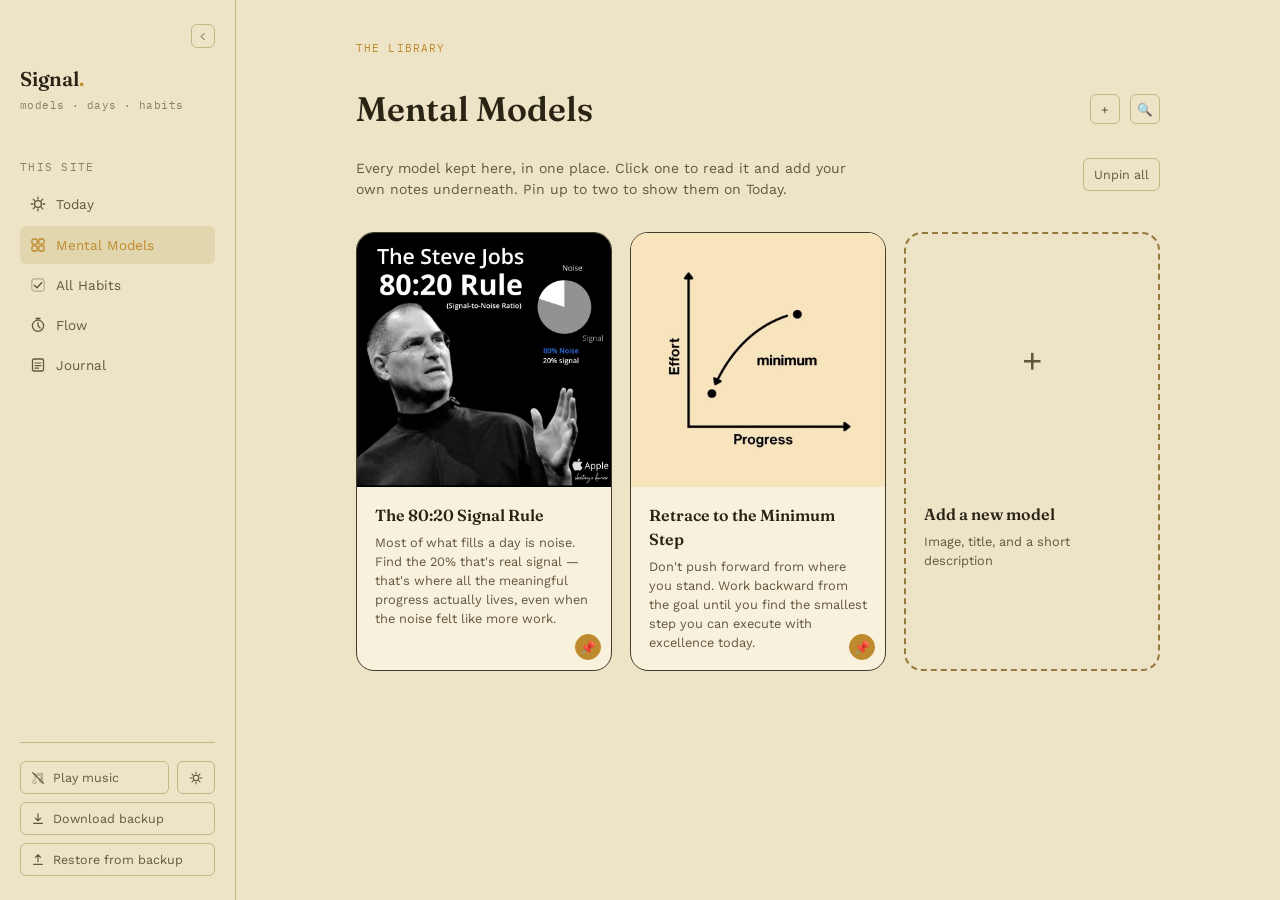
<file: models.html>
<!doctype html>
<html lang="en">
<head>
<meta charset="utf-8">
<meta name="viewport" content="width=device-width, initial-scale=1, maximum-scale=1, user-scalable=no">
<title>Signal — Mental Models</title>
<script>
  // Blocking, runs before first paint: apply the saved theme immediately so switching to light
  // mode doesn't flash the dark theme for a frame first on the next page load.
  try {
    var mmStored = localStorage.getItem('mm_theme');
    // No manual choice saved yet: follow the OS light/dark setting instead of always defaulting
    // to dark. Once the user actually toggles it (nav.js), that saved choice always wins here
    // over whatever the OS is doing.
    var mmWantLight = mmStored ? mmStored === 'light' : !!(window.matchMedia && window.matchMedia('(prefers-color-scheme: light)').matches);
    if (mmWantLight) { document.documentElement.classList.add('light-theme'); var m = document.querySelector('meta[name="theme-color"]'); if (m) m.setAttribute('content', '#F5EEDD'); }
  } catch(e){}
</script>
<link rel="stylesheet" href="styles.css">
<link rel="manifest" href="manifest.json">
<link rel="apple-touch-icon" href="assets/icons/icon-180.png">
<link rel="icon" href="assets/icons/icon-32.png">
<meta name="theme-color" content="#15140F">
<meta name="mobile-web-app-capable" content="yes">
<meta name="apple-mobile-web-app-capable" content="yes">
<meta name="apple-mobile-web-app-status-bar-style" content="black">
<meta name="apple-mobile-web-app-title" content="Signal">
</head>
<body>
<div class="shell" id="shell">

  <aside class="sidebar" id="sidebarMount" data-active="models"></aside>

  <main class="main">
    <div class="page-eyebrow">The library</div>
    <div class="page-head sticky-head">
      <div class="page-title-row" style="justify-content: space-between; align-items: center;">
        <h1 class="page-title">Mental Models</h1>
        <div class="models-page-head-actions">
          <button class="ghost-btn icon-only-btn" id="modelsAddBtn" type="button" title="Add a new mental model">+</button>
          <button class="ghost-btn icon-only-btn" id="modelsSearchToggleBtn" type="button" title="Search mental models">🔍</button>
        </div>
      </div>
    </div>
    <div class="page-desc-row">
      <p class="page-desc">Every model kept here, in one place. Click one to read it and add your own notes underneath. Pin up to two to show them on Today.</p>
      <button class="ghost-btn" id="unpinAllBtn">Unpin all</button>
    </div>

    <div id="modelsSearchWrap" style="display:none;">
      <div class="search-box" style="margin-top:0;">
        <input type="text" id="modelsSearchInput" placeholder="Search mental models by title or description…">
        <button id="modelsSearchBtn">Search</button>
      </div>
    </div>

    <div class="models-grid full" id="fullModelsGrid"></div>

  </main>
</div>

<!-- add-model modal -->
<div class="modal-overlay" id="addModelOverlay" style="display:none;">
  <div class="modal">
    <h3>New mental model</h3>
    <label>Image</label>
    <div class="model-form-preview" id="modelImgPreview">Choose an image below</div>
    <input type="file" id="modelImgInput" accept="image/*">
    <label>Title</label>
    <input type="text" id="modelTitleInput" placeholder="e.g. Inversion">
    <label>Description</label>
    <textarea id="modelCaptionInput" placeholder="One or two sentences explaining the model…"></textarea>
    <label>Notes (optional)</label>
    <textarea id="modelNotesInput" placeholder="Anything else you want attached from the start…"></textarea>
    <div class="modal-actions">
      <div class="spacer"></div>
      <button class="ghost-btn" id="modelCancelBtn" type="button">Cancel</button>
      <button class="submit" id="modelSaveBtn">Add model</button>
    </div>
  </div>
</div>

<script src="nav.js"></script>
<script src="models-data.js"></script>
<script src="data.js"></script>
<script>
  function escapeHtml(str) {
    return String(str).replace(/[&<>"']/g, c => ({ '&': '&amp;', '<': '&lt;', '>': '&gt;', '"': '&quot;', "'": '&#39;' }[c]));
  }

  let modelsSearchQuery = '';
  function renderGrid() {
    const grid = document.getElementById('fullModelsGrid');
    const allModels = Data.getModels();
    // Pin-limit check must stay based on the full, unfiltered list — otherwise searching for
    // something could hide an already-pinned model and let a 3rd get pinned by mistake.
    const pinnedCount = allModels.filter(m => m.pinned).length;
    let models = allModels;
    if (modelsSearchQuery) {
      // description (caption) included per feedback — it's a plain substring check on text
      // that's already loaded in memory, nothing heavy about it.
      models = models.filter(m => m.title.toLowerCase().includes(modelsSearchQuery) || (m.caption || '').toLowerCase().includes(modelsSearchQuery));
    }
    grid.innerHTML = '';

    models.forEach(m => {
      const card = document.createElement('a');
      card.className = 'model-card';
      card.href = `model.html?slug=${encodeURIComponent(m.slug)}`;
      const pinHidden = !m.pinned && pinnedCount >= 2;
      card.innerHTML = `
        <div class="frame"><img src="${m.img}" alt="${escapeHtml(m.title)}"></div>
        <div class="cap"><h3>${escapeHtml(m.title)}</h3><p>${escapeHtml(m.caption)}</p></div>
        <button type="button" class="pin-btn${m.pinned ? ' pinned' : ''}${pinHidden ? ' hidden-btn' : ''}" data-slug="${m.slug}" title="${m.pinned ? 'Unpin' : 'Pin to Today'}">📌</button>
      `;
      card.querySelector('.pin-btn').addEventListener('click', (ev) => {
        ev.preventDefault(); ev.stopPropagation();
        const ok = Data.setModelPinned(m.slug, !m.pinned);
        if (!ok) { alert('Only 2 models can be pinned at once — unpin one first.'); return; }
        renderGrid();
      });
      grid.appendChild(card);
    });

    const addCard = document.createElement('div');
    addCard.className = 'model-card add-new';
    addCard.innerHTML = '<div class="frame"><span class="plus">+</span></div><div class="cap"><h3>Add a new model</h3><p>Image, title, and a short description</p></div>';
    addCard.addEventListener('click', openAddModal);
    grid.appendChild(addCard);
  }

  document.getElementById('unpinAllBtn').addEventListener('click', () => {
    Data.unpinAllModels();
    renderGrid();
  });

  document.getElementById('modelsAddBtn').addEventListener('click', openAddModal);

  document.getElementById('modelsSearchToggleBtn').addEventListener('click', () => {
    const wrap = document.getElementById('modelsSearchWrap');
    const opening = wrap.style.display === 'none';
    wrap.style.display = opening ? 'block' : 'none';
    if (opening) {
      document.getElementById('modelsSearchInput').focus();
    } else {
      document.getElementById('modelsSearchInput').value = '';
      modelsSearchQuery = '';
      renderGrid();
    }
  });
  function runModelsSearch() {
    modelsSearchQuery = document.getElementById('modelsSearchInput').value.trim().toLowerCase();
    renderGrid();
  }
  document.getElementById('modelsSearchBtn').addEventListener('click', runModelsSearch);
  document.getElementById('modelsSearchInput').addEventListener('keydown', (e) => { if (e.key === 'Enter') runModelsSearch(); });

  // ---- add-model modal ----
  let pickedImageDataUrl = null;
  function openAddModal() {
    document.getElementById('modelTitleInput').value = '';
    document.getElementById('modelCaptionInput').value = '';
    document.getElementById('modelNotesInput').value = '';
    document.getElementById('modelImgInput').value = '';
    pickedImageDataUrl = null;
    document.getElementById('modelImgPreview').innerHTML = 'Choose an image below';
    document.getElementById('addModelOverlay').style.display = 'flex';
    document.getElementById('modelTitleInput').focus();
  }
  function closeAddModal() { document.getElementById('addModelOverlay').style.display = 'none'; }
  document.getElementById('modelCancelBtn').addEventListener('click', closeAddModal);
  document.getElementById('addModelOverlay').addEventListener('click', (e) => { if (e.target.id === 'addModelOverlay') closeAddModal(); });

  // Full-size phone photos (often several MB each) stored raw would eat through localStorage's
  // ~5-10MB per-origin budget in just a couple of images — shared with every other bit of app
  // data. Downscaled here to a cap generous enough to still look sharp in the full-viewport
  // lightbox zoom on a large monitor, re-encoded as JPEG. Never upscales a smaller image.
  const MODEL_IMG_MAX_DIM = 1920;
  const MODEL_IMG_QUALITY = 0.85;
  function resizeImageFile(file) {
    return new Promise((resolve, reject) => {
      const reader = new FileReader();
      reader.onload = () => {
        const img = new Image();
        img.onload = () => {
          let { width, height } = img;
          const scale = Math.min(1, MODEL_IMG_MAX_DIM / Math.max(width, height));
          width = Math.round(width * scale);
          height = Math.round(height * scale);
          const canvas = document.createElement('canvas');
          canvas.width = width; canvas.height = height;
          canvas.getContext('2d').drawImage(img, 0, 0, width, height);
          resolve(canvas.toDataURL('image/jpeg', MODEL_IMG_QUALITY));
        };
        img.onerror = () => reject(new Error('Could not read that image.'));
        img.src = reader.result;
      };
      reader.onerror = () => reject(new Error('Could not read that file.'));
      reader.readAsDataURL(file);
    });
  }
  document.getElementById('modelImgInput').addEventListener('change', async (e) => {
    const file = e.target.files[0];
    if (!file) return;
    try {
      pickedImageDataUrl = await resizeImageFile(file);
      document.getElementById('modelImgPreview').innerHTML = `<img src="${pickedImageDataUrl}">`;
    } catch (err) {
      alert('Could not process that image — try a different file.');
      console.error(err);
    }
  });

  document.getElementById('modelSaveBtn').addEventListener('click', () => {
    const title = document.getElementById('modelTitleInput').value.trim();
    const caption = document.getElementById('modelCaptionInput').value.trim();
    const notes = document.getElementById('modelNotesInput').value.trim();
    if (!title) { alert('Give it a title.'); return; }
    if (!caption) { alert('Add a short description.'); return; }
    if (!pickedImageDataUrl) { alert('Choose an image.'); return; }
    const model = Data.addModel({ title, img: pickedImageDataUrl, caption });
    if (notes) Data.addModelNote(model.slug, notes);
    closeAddModal();
    renderGrid();
  });

  renderGrid();
</script>
</body>
</html>
</file>
<file: styles.css>
/* Fonts are self-hosted (assets/fonts/) instead of loaded from Google Fonts — no external
   request means no dependency on internet access being available/fast, which matters once this
   is an installed, offline-capable PWA. font-display:swap avoids a flash-of-invisible-text
   during the (same-origin, effectively instant) local fetch. */
@font-face{
  font-family: 'Fraunces'; src: url('assets/fonts/Fraunces-Variable.woff2') format('woff2-variations'), url('assets/fonts/Fraunces-Variable.woff2') format('woff2');
  font-weight: 300 700; font-style: normal; font-display: swap;
}
@font-face{
  font-family: 'Work Sans'; src: url('assets/fonts/WorkSans-Variable.woff2') format('woff2-variations'), url('assets/fonts/WorkSans-Variable.woff2') format('woff2');
  font-weight: 100 900; font-style: normal; font-display: swap;
}
@font-face{
  font-family: 'IBM Plex Mono'; src: url('assets/fonts/IBMPlexMono-Regular.woff2') format('woff2');
  font-weight: 400; font-style: normal; font-display: swap;
}
@font-face{
  font-family: 'IBM Plex Mono'; src: url('assets/fonts/IBMPlexMono-Medium.woff2') format('woff2');
  font-weight: 500; font-style: normal; font-display: swap;
}

html, body{ overflow-x: clip; } /* safety net: several fixed-width mobile elements below were
  overflowing the viewport (see .current-date etc.) which was making the whole page feel "zoomed
  in" — a horizontal scrollbar at 100% zoom, not an actual zoom/scale issue.
  Deliberately `clip`, not `hidden`: `overflow-x: hidden` on html/body is a value "other than
  visible", which per spec forces the unset overflow-y on both elements to compute to `auto` —
  silently turning html AND body into their own independent scroll containers. That's exactly
  what broke the desktop sidebar this round: .sidebar's `position:sticky` sticks relative to its
  *nearest scrolling ancestor*, which had quietly become `body` instead of the viewport, and
  body's own box doesn't scroll the same way the viewport does — so the sidebar either looked
  stuck at the very top regardless of scroll, or stopped tracking scroll correctly. `overflow:
  clip` still clips horizontal overflow (fixes the original zoomed-in-feeling bug) but, per spec,
  does NOT establish a scroll container, so it can't hijack sticky's containing block this way. */
:root{
  --bg: #15140F;
  --bg-raised: #1D1B14;
  --bg-raised-2: #262316;
  --cream: #F2EBDD;
  --ink: #EDE7D9;
  --ink-dim: #A79F8C;
  --ink-faint: #6E6857;
  --gold: #D4A24C;
  --gold-dim: #8C723F;
  --rust: #B5502D;
  --sage: #7A8B6F;
  --line: #322F22;
  --radius-s: 6px;
  --radius-m: 12px;
  --radius-l: 18px;
  --font-display: 'Fraunces', serif;
  --font-body: 'Work Sans', sans-serif;
  --font-mono: 'IBM Plex Mono', monospace;
}

/* Light mode — a light-cream take on the same design system, swapping out just the palette
   variables everything else in this file already reads from (no separate light-mode ruleset
   needed anywhere else in the file). Toggled via a class on <html> (see nav.js's Theme module);
   an early blocking script in every page's <head> applies this class before first paint too, so
   switching to light mode doesn't flash dark for a frame on the next page load. */
:root.light-theme{
  /* These are what mobile/iOS actually uses — confirmed to already look right there, so left
     untouched. Desktop gets a separate, more deliberately redesigned palette below instead of
     sharing these (see the min-width:761px override) — that's what was explicitly asked for
     once this round's border/gold retuning (done looking at desktop) turned out to shift how
     light mode looked on iOS too. Two palettes for one theme is unusual; worth remembering if
     either one gets touched again later so they don't quietly drift back in sync by accident. */
  --bg: #F5EEDD;
  --bg-raised: #FFFCF3;
  --bg-raised-2: #ECE2C4;
  --cream: #FFFCF3;
  --ink: #2B2718;
  --ink-dim: #6B6248;
  --ink-faint: #948C74;
  --gold: #B9812A;
  --gold-dim: #8C723F;
  --rust: #A8482A;
  --sage: #63735A;
  --line: #E0D5B4;
}
@media (min-width: 761px){
  :root.light-theme{
    /* Desktop-only: a deeper, warmer parchment instead of a flat pale cream (the "too light"
       complaint) — raised surfaces stay lighter than the page background for real hierarchy
       rather than everything sitting at nearly the same tone, borders are dark enough to read on
       both, and gold is brightened for use as a solid button fill. A genuine re-tuning of the
       whole set together, not one variable nudged in isolation. */
    --bg: #EDE3C7;
    --bg-raised: #F8F1DC;
    --bg-raised-2: #E2D6AF;
    --cream: #F8F1DC;
    --ink: #2A2415;
    --ink-dim: #635740;
    --ink-faint: #8C7F60;
    --gold: #BE8A2E;
    --gold-dim: #96793D;
    --rust: #A24626;
    --sage: #5F6F56;
    --line: #C4B584;
  }
}
body{ transition: background-color .2s ease, color .2s ease; }

*{ box-sizing: border-box; }
html{ scroll-behavior: smooth; }
/* Real bug found: iOS Safari double-tap causing a random scroll/jump. The viewport meta already
   disables scaling (user-scalable=no), but WebKit's double-tap-to-zoom GESTURE DETECTION still
   runs independently of whether zoom actually ends up allowed — on a double-tap it tries to zoom
   to the tapped element's box, and even with zoom itself capped at 1, the *scroll* half of that
   attempt still happens, which is what reads as the page jumping on its own. touch-action:
   manipulation tells the browser to skip that gesture detection entirely and treat taps as
   immediate, single actions — the standard, correct fix for exactly this. */
html{ touch-action: manipulation; }

/* Mobile only: free-floating text selection (a long-press on a label, a heading, a button —
   anything that isn't actually meant to be copied) reads as an accidental-feeling app bug more
   than a browser feature on a touch device, where there's no mouse-drag gesture it could ever
   have been intentional from — it's almost always a stray long-press. Inputs, textareas, and the
   Notes/Journal contenteditable areas are excluded, since real text entry obviously still needs
   to be selectable/copyable there. Desktop is untouched — mouse-drag text selection is completely
   normal there and disabling it would just be annoying. */
@media (max-width: 760px){
  body{ -webkit-user-select: none; user-select: none; }
  input, textarea, [contenteditable="true"]{ -webkit-user-select: text; user-select: text; }
}

body{
  margin:0;
  background: var(--bg);
  color: var(--ink);
  font-family: var(--font-body);
  font-size: 15px;
  line-height: 1.5;
  -webkit-font-smoothing: antialiased;
}

html{ scrollbar-width: thin; scrollbar-color: var(--line) var(--bg); }
::-webkit-scrollbar{ width: 10px; height: 10px; }
::-webkit-scrollbar-track{ background: var(--bg); }
::-webkit-scrollbar-thumb{ background: var(--line); border-radius: 6px; border: 2px solid var(--bg); background-clip: padding-box; }
::-webkit-scrollbar-thumb:hover{ background: var(--gold-dim); background-clip: padding-box; }

a{ color: inherit; }

/* ---------- first-load splash ---------- */
.splash-overlay{
  position: fixed; inset: 0; z-index: 9999;
  background: #FBF9F4;
  display: flex; flex-direction: column; align-items: center; justify-content: center; gap: 14px;
  transition: opacity 1250ms ease, filter 1250ms ease;
  opacity: 1; filter: blur(0);
  cursor: pointer; -webkit-tap-highlight-color: transparent; outline: none;
}
.splash-overlay .splash-word{
  font-family: var(--font-display); font-size: 30px; letter-spacing: .05em;
  color: #1B1706; opacity: .88; transition: opacity 700ms ease;
}
.splash-overlay .splash-word .accent{ color: var(--gold); }
.splash-overlay .splash-hint{
  font-family: var(--font-mono); font-size: 14px; letter-spacing: .12em; text-transform: uppercase;
  color: #1B1706; opacity: 0; animation: splashHintIn 900ms ease 600ms forwards, splashHintPulse 2.2s ease-in-out 1500ms infinite;
}
@keyframes splashHintIn{ to{ opacity: .45; } }
@keyframes splashHintPulse{ 0%,100%{ opacity: .45; } 50%{ opacity: .8; } }
.splash-overlay.splash-fade{ opacity: 0; filter: blur(22px); }
.splash-overlay.splash-fade .splash-word{ opacity: 0; }
.splash-overlay.splash-fade .splash-hint{ opacity: 0 !important; animation: none; }
html.no-splash .splash-overlay{ display: none; }

/* ---------- Flow page ---------- */
/* tasks panel sits at a fixed left position rather than the whole pair being centered as a
   block — reads as more intentional than the old "timer shoved right of center" layout */
.flow-layout{ display:flex; gap: 56px; align-items:flex-start; padding-top: 0; }
.flow-tasks-panel{ width: 200px; flex-shrink:0; padding-top: 64px; }
.flow-tasks-heading{ font-family: var(--font-display); font-weight:600; font-size:18px; color: var(--ink); margin-bottom: 14px; transition: color .2s ease; }
.flow-tasks-heading.muted{ color: var(--ink-faint); }
.flow-task-list{ display:flex; flex-direction:column; gap:7px; margin-bottom: 14px; }
.flow-task-row{
  display:flex; align-items:center; gap:9px; padding: 9px 11px; border-radius: var(--radius-s);
  border: 1px solid transparent; cursor:pointer; opacity:1; transition: opacity .2s ease, border-color .2s ease, background .2s ease;
}
/* Real bug found: this row used to sit at opacity:.55 by default, muting every task's text even
   before anything was ever selected — "dimmed" (below) is the state meant to mute the *other*
   tasks once a selection exists; the plain, nothing-selected-yet state should just read at full
   brightness like ordinary text. Now it does; hover gets its own subtle highlight instead of an
   opacity bump that would have nowhere higher to go from a baseline of 1. */
.flow-task-row:hover{ background: var(--bg-raised); }
.flow-task-row.dimmed{ opacity:.4; }
.flow-task-row.dimmed:hover{ opacity:.6; }
.flow-task-row.selected{ opacity:1; border-color: var(--sage); background: rgba(122,139,111,0.12); cursor:pointer; }
:root.light-theme .flow-task-row.selected{
  /* Two rounds of "still too dull" feedback now — going with a genuinely vivid, saturated green
     instead of another incremental nudge. Kept the fill's opacity moderate enough that the row's
     own text (untouched, still the theme's normal dark ink) stays perfectly readable — only the
     background/border got bolder, nothing about the text itself changed. */
  background: rgba(58, 138, 70, 0.30);
  border-color: #2F7A42;
}
.flow-task-row.locked{ cursor: default; }
.flow-task-row.locked:hover{ opacity: inherit; }
.flow-task-row.selected.locked{ cursor: default; }
.flow-task-dot{ width:9px; height:9px; border-radius:50%; flex-shrink:0; }
/* Only the custom/selected row's two-line text (name + "custom task" subnote, via
   .flow-task-text-col) wants the dot pinned to the first line instead of centered on the whole
   stack — the plain single-line list rows want the ordinary centered alignment (.flow-task-row's
   own align-items:center already does that correctly on its own). This used to force
   align-self:flex-start on every dot regardless, which is what put the dot noticeably above
   center for the plain one-line case. */
.flow-task-row:has(.flow-task-text-col) .flow-task-dot{ align-self:flex-start; margin-top:3px; }
.flow-task-text{ font-size:14px; color: var(--ink); overflow:hidden; text-overflow:ellipsis; white-space:nowrap; min-width:0; flex:1; }
.flow-task-text-col{ display:flex; flex-direction:column; gap:2px; min-width:0; flex:1; }
.flow-task-text-col .flow-task-text{ white-space:nowrap; }
.flow-task-subnote{ font-family: var(--font-mono); font-size: 10.5px; text-transform:uppercase; letter-spacing:.05em; color: var(--sage); opacity:.85; }
.flow-task-clear{ background:transparent; border:none; color: var(--ink-faint); cursor:pointer; font-size:15px; flex-shrink:0; padding:0 2px; }
.flow-task-clear:hover{ color: var(--rust); }
.flow-custom-task-row{ display:flex; gap:6px; }
.flow-custom-task-row input{ flex:1; min-width:0; background: var(--bg-raised); border:1px solid var(--line); color: var(--ink); padding:8px 10px; border-radius: var(--radius-s); font-size:13px; }
.flow-custom-task-row input:disabled, .flow-custom-task-row button:disabled{ opacity:.4; cursor:default; }

.flow-timer-wrap{ display:flex; flex-direction:column; align-items:center; gap:18px; padding: 0 0 16px; flex:1; }
.flow-ring-box{ position:relative; width: min(46vw, 320px); max-width:320px; aspect-ratio:1/1; }
.flow-ring-svg{ width:100%; height:100%; transform: rotate(-90deg); }
.flow-ring-track{ fill:none; stroke: var(--bg-raised-2); stroke-width: 10; }
.flow-ring-progress{
  fill:none; stroke: var(--gold); stroke-width: 10; stroke-linecap: round;
  transition: stroke-dashoffset 240ms linear;
}
.flow-ring-center{
  position:absolute; inset:0; display:flex; flex-direction:column; align-items:center; justify-content:center; gap:8px;
}
.flow-time{ font-family: var(--font-mono); font-size: clamp(40px, 9vw, 64px); color: var(--ink); letter-spacing: .02em; transition: opacity .2s ease; }
.flow-state-label{ font-family: var(--font-mono); font-size: 12px; text-transform:uppercase; letter-spacing:.12em; color: var(--ink-faint); transition: opacity .2s ease; }
/* "time's up" now renders directly inside the ring, replacing the time/state text rather than banner-ing above it */
.flow-ring-center.ended .flow-time,
.flow-ring-center.ended .flow-state-label{ display:none; }
.flow-ended-banner{
  display:none; flex-direction:column; align-items:center; gap:6px; text-align:center;
  color: var(--rust); font-family: var(--font-display); font-weight:600; font-size: 22px; padding: 0 20px;
}
.flow-ring-center.ended .flow-ended-banner{ display:flex; }
.flow-controls{ display:flex; flex-direction:column; align-items:center; gap:12px; width:100%; max-width:320px; }
.flow-duration-row{ display:flex; align-items:center; gap:10px; }
.flow-duration-row label{ font-family: var(--font-mono); font-size: 11px; color: var(--ink-faint); text-transform:uppercase; letter-spacing:.05em; }
.flow-duration-row input[type="number"]{ width: 70px; background: var(--bg-raised); border:1px solid var(--line); color: var(--ink); padding:8px 10px; border-radius: var(--radius-s); text-align:center; }
.flow-presets{ display:flex; gap:6px; flex-wrap:wrap; justify-content:center; }
.flow-action-row{ display:flex; gap:10px; }
.flow-action-row .submit, .flow-action-row .ghost-btn{ min-width: 96px; justify-content:center; }
.flow-cycle-note{ padding-top: 12px; border-top: 1px solid var(--line); font-family: var(--font-mono); font-size: 11px; color: var(--ink-faint); text-align:center; max-width: 320px; }
button, input, select, textarea{ font-family: inherit; font-size: inherit; color: inherit; }
::selection{ background: var(--gold-dim); color: var(--bg); }

/* ---------- layout shell ---------- */

.shell{
  display: grid;
  grid-template-columns: 236px 1fr;
  min-height: 100vh;
  transition: grid-template-columns .18s ease;
}
.shell.collapsed{ grid-template-columns: 64px 1fr; }

.sidebar{
  border-right: 1px solid var(--line);
  padding: 24px 20px;
  display: flex;
  flex-direction: column;
  position: sticky;
  top: 0;
  height: 100vh;
  overflow-y: auto;
}
.shell.collapsed .sidebar{ padding: 20px 10px; align-items: center; }

.collapse-btn{
  align-self: flex-end;
  background: transparent;
  border: 1px solid var(--line);
  color: var(--ink-dim);
  width: 24px; height: 24px;
  border-radius: 6px;
  cursor: pointer;
  display: flex; align-items: center; justify-content: center;
  margin-bottom: 16px;
  flex-shrink: 0;
}
.collapse-btn:hover{ color: var(--gold); border-color: var(--gold-dim); }
.shell.collapsed .collapse-btn{ align-self: stretch; width: 100%; height: 34px; }
.shell.collapsed .collapse-btn svg{ transform: rotate(180deg); }

.wordmark{
  font-family: var(--font-display);
  font-weight: 600;
  font-size: 20px;
  color: var(--ink);
  text-decoration: none;
  display: block;
  margin-bottom: 3px;
}
.wordmark .accent{ color: var(--gold); }
.wm-short{ display: none; }
.shell.collapsed .wm-full{ display: none; }
.shell.collapsed .wm-short{ display: inline; }

.sidebar-sub{
  font-family: var(--font-mono);
  font-size: 11px;
  color: var(--ink-faint);
  letter-spacing: 0.04em;
  margin-bottom: 30px;
}
.shell.collapsed .sidebar-sub{ display: none; }

.nav-group-label{
  font-family: var(--font-mono);
  font-size: 10.5px;
  text-transform: uppercase;
  letter-spacing: 0.12em;
  color: var(--ink-faint);
  margin: 16px 0 10px;
}
.shell.collapsed .nav-group-label{ display: none; }

.nav-list{ list-style:none; margin:0; padding:0; display:flex; flex-direction:column; gap:2px; }
.shell.collapsed .nav-list{ align-items: center; }

.nav-item{
  display:flex; align-items:center; gap:10px;
  padding: 9px 10px;
  border-radius: var(--radius-s);
  text-decoration:none;
  font-size: 13.5px;
  color: var(--ink-dim);
  transition: background .15s ease, color .15s ease;
}
.nav-item:hover{ background: var(--bg-raised); color: var(--ink); }
.nav-item.active{ background: var(--bg-raised-2); color: var(--gold); }
.nav-item svg{ flex-shrink:0; }
.shell.collapsed .nav-item{ justify-content: center; padding: 9px; width: 40px; }
.shell.collapsed .nav-item .label,
.shell.collapsed .nav-item .soon{ display: none; }

.nav-item.disabled{ color: var(--ink-faint); cursor: default; pointer-events: none; }
.nav-item.disabled .soon{
  margin-left:auto;
  font-family: var(--font-mono);
  font-size: 9.5px;
  border: 1px solid var(--line);
  border-radius: 20px;
  padding: 1px 6px;
  letter-spacing: 0.04em;
}

.sidebar-spacer{ flex: 1; min-height: 20px; }
.shell.collapsed .sidebar-spacer{ cursor: pointer; }
.shell.collapsed .sidebar-spacer:hover{ background: rgba(212,162,76,0.05); border-radius: var(--radius-s); }

.sidebar-footer{
  padding-top: 18px;
  border-top: 1px solid var(--line);
  display:flex; flex-direction:column; gap:8px;
}
/* Light-mode toggle sits right next to the BGM button, in its own row, rather than stacked
   above/below it like the other footer buttons. */
.footer-row{ display:flex; flex-direction:row; gap:8px; align-items:stretch; }
.footer-row #bgmToggleBtn{ flex:1; min-width:0; }
#themeToggleBtn{ flex:0 0 38px; width:38px; padding:8px; justify-content:center; }
/* Collapsed sidebar: no room for BGM + theme side by side (icon-only column), so they stack —
   theme button above BGM, per explicit instruction, using column-reverse since BGM is first in
   DOM order (column-reverse renders the last child at the top). */
.shell.collapsed .footer-row{ flex-direction: column-reverse; width:100%; gap:6px; }
.shell.collapsed .footer-row #themeToggleBtn{ width:100%; flex:none; }
/* Mobile gets its own separate copy of this button living inside the "☰" hamburger panel instead
   (see .mobile-backup-panel below / the 760px media query) — hidden here so it isn't duplicated
   as its own floating button too. */
#themeToggleBtnMobile{ display:none; }
/* on desktop this wrapper is invisible to layout — export/import behave exactly as if they
   were still direct children of .sidebar-footer, unchanged from before. Mobile overrides this
   into an actual floating panel box (see the 760px media query). */
.mobile-backup-panel{ display: contents; }
.shell.collapsed .sidebar-footer{ align-items: center; }

.ghost-btn{
  background: transparent;
  border: 1px solid var(--line);
  color: var(--ink-dim);
  padding: 8px 10px;
  border-radius: var(--radius-s);
  font-size: 12.5px;
  cursor:pointer;
  text-align:left;
  display: flex; align-items: center; gap: 8px;
  transition: border-color .15s ease, color .15s ease;
}
.ghost-btn:hover{ border-color: var(--gold-dim); color: var(--ink); }
.icon-only-btn{ width:30px; height:30px; padding:0; justify-content:center; flex-shrink:0; }
/* .mobile-only-btn must come after .ghost-btn (same specificity, later source order wins) —
   otherwise .ghost-btn's own display:flex silently overrides this and the hamburger stays
   visible on desktop, which is exactly the bug this was */
.mobile-only-btn{ display: none; }
.shell.collapsed .sidebar .ghost-btn{ padding: 8px; justify-content: center; width: 100%; }

/* generic .submit fallback — several places only had a scoped `.add-form button.submit` etc.
   style, so any .submit button outside those specific parents (Flow's Start, the journal
   entry's Save) fell back to the browser's default white button. This is the base every
   .submit button gets; the scoped rules below just add extra per-context tweaks. */
.submit{ background: var(--gold); color:#1B1706; border:none; padding: 9px 18px; border-radius: var(--radius-s); font-weight:600; cursor:pointer; display:inline-flex; align-items:center; justify-content:center; gap:8px; }
.submit:hover{ background: #E4B565; }
.shell.collapsed .sidebar .ghost-btn .label{ display: none; }
#importFileInput{ display:none; }

.main{
  padding: 40px 48px 100px;
  max-width: 900px;
  margin: 0 auto;
  width: 100%;
}

.page-head{ margin-bottom: 40px; }
/* Sticky title bar. Only the title (+ inline action buttons, where a page has them) lives in
   here — the eyebrow and description are now siblings OUTSIDE this box (see each page's HTML),
   in normal document flow, not toggled by any JS. That's a deliberate structural fix: an
   earlier version put the eyebrow/description INSIDE this sticky box and shrank/faded them via
   a scroll-triggered class. Toggling their height changed this box's own height, which changed
   the whole page's total scroll height — and near the bottom of a shortish page, that was
   enough to make the browser auto-correct scroll position, which re-triggered the toggle,
   which changed the height again... a real feedback loop (visible as the header and even the
   scrollbar itself bouncing), not a detection glitch, and worse the more it kept "solving" by
   fading instead of moving the content out of the sticky box entirely.
   This version needs no JS to make the eyebrow/description disappear at all — they're normal
   content sitting just before/after this sticky bar, so they simply scroll away and slide
   behind it like any other content would, using position:sticky exactly as intended. Nothing
   here ever changes size, so nothing can ever feed back into itself. The only remaining JS
   (nav.js) just toggles a border-bottom color for a bit of polish once actually scrolled —
   that doesn't affect layout height either, so it's safe. */
.page-head.sticky-head{
  position: sticky; top: 0; z-index: 20;
  background: var(--bg);
  margin: 0 -48px 0; padding: 16px 48px 12px;
  border-bottom: 1px solid transparent;
}
.page-head.sticky-head.is-stuck{ border-bottom-color: var(--line); }
/* pages with no trailing .page-desc sibling (currently just Today) need their own spacing
   before the next section, since there's no following element to carry it instead */
.page-head.sticky-head.no-desc{ margin-bottom: 32px; }
.page-eyebrow{
  font-family: var(--font-mono);
  font-size: 11px;
  color: var(--gold);
  letter-spacing: 0.1em;
  text-transform: uppercase;
  margin-bottom: 10px;
}
.page-title-row{ display:flex; align-items: baseline; gap: 16px; flex-wrap: wrap; }
.page-title{ font-family: var(--font-display); font-weight: 600; font-size: 34px; margin: 0; }
.page-date{ font-family: var(--font-mono); font-size: 13px; color: var(--ink-dim); }
.page-desc{ color: var(--ink-dim); max-width: 56ch; font-size: 14px; margin: 10px 0 32px; }
/* Mental Models: Unpin all used to get its own dedicated row below the header (previous round),
   which pushed .page-desc down and left an odd empty gap above it, and its negative top margin
   was tucking its own top border up underneath the sticky header, clipping it from view. Simpler
   fix per feedback: put it in the same row as .page-desc itself, right-aligned, no separate row
   or negative margins needed at all. */
.page-desc-row{ display:flex; flex-wrap:wrap; align-items:flex-start; justify-content:space-between; gap:12px 16px; margin: 10px 0 32px; }
.page-desc-row .page-desc{ margin:0; flex:1 1 240px; min-width:0; }
.page-desc-row .ghost-btn{ flex-shrink:0; }

/* ---------- section divider (signature element: the retrace curve) ---------- */

.retrace-divider{ display:flex; align-items:center; gap:14px; margin: 56px 0 32px; color: var(--ink-faint); }
.retrace-divider svg{ flex-shrink:0; color: var(--gold-dim); }
.retrace-divider .label{ font-family: var(--font-mono); font-size: 11px; letter-spacing: 0.08em; text-transform: uppercase; white-space: nowrap; }
.retrace-divider .rule{ height:1px; background: linear-gradient(to right, var(--ink-dim), transparent); flex:1; }

section.block{ scroll-margin-top: 24px; }
.block-head{ display:flex; align-items: baseline; justify-content: space-between; gap: 16px; margin-bottom: 18px; }
.block-title{ font-family: var(--font-display); font-weight: 600; font-size: 22px; margin: 0; }
.block-title small{ font-family: var(--font-mono); font-weight: 400; font-size: 11px; color: var(--ink-faint); margin-left: 10px; letter-spacing: 0.04em; }

/* ---------- mental models ---------- */

.models-grid{ display:grid; grid-template-columns: repeat(2, 1fr); gap: 18px; }
.models-grid.full{ grid-template-columns: repeat(3, 1fr); }

.model-card{
  background: var(--bg-raised);
  border: 1px solid #423E2B; /* a touch lighter than --line — the add-model card was barely visible against the page background */
  border-radius: var(--radius-l);
  overflow:hidden;
  text-decoration:none;
  display:block;
  cursor: pointer;
  transition: transform .18s ease, border-color .18s ease;
}
.model-card:hover{ transform: translateY(-2px); border-color: var(--gold-dim); }
.model-card .frame{ aspect-ratio: 1 / 1; overflow:hidden; background:#000; }
.model-card img{ width:100%; height:100%; object-fit:cover; display:block; }
.model-card .cap{ padding: 16px 18px 18px; }
.model-card .cap h3{ font-family: var(--font-display); font-size: 16px; font-weight: 600; margin: 0 0 6px; color: var(--ink); }
.model-card .cap p{ margin:0; font-size: 12.8px; color: var(--ink-dim); line-height: 1.5; }

.model-card.placeholder{
  border-style: dashed; cursor: default;
  display:flex; align-items:center; justify-content:center;
  min-height: 180px; color: var(--ink-faint);
  font-family: var(--font-mono); font-size: 12px; text-align:center; padding: 20px;
}

/* ---------- model detail page ---------- */

.model-detail-hero{ display:grid; grid-template-columns: 260px 1fr; gap:28px; margin-bottom:36px; align-items:start; }
.model-detail-hero .frame{ border-radius: var(--radius-l); overflow:hidden; aspect-ratio:1/1; border:1px solid var(--line); cursor: zoom-in; }
.model-detail-hero img{ width:100%; height:100%; object-fit:cover; display:block; }
.model-detail-hero h1{ font-family: var(--font-display); font-size:28px; margin:0 0 10px; }
.model-detail-hero p{ color: var(--ink-dim); font-size:14px; max-width:52ch; }

/* ---------- model image lightbox ---------- */
.lightbox-overlay{
  position: fixed; inset:0; z-index: 500; background: rgba(10,9,6,0.88);
  display:flex; align-items:center; justify-content:center; padding: 40px; cursor: zoom-out;
  animation: lightbox-fade .15s ease;
}
@keyframes lightbox-fade{ from{ opacity:0; } to{ opacity:1; } }
.lightbox-overlay img{
  max-width: 100%; max-height: 100%; border-radius: var(--radius-m);
  box-shadow: 0 20px 60px rgba(0,0,0,.5); cursor: default;
}

.note-form{ display:flex; flex-direction:column; gap:10px; margin-bottom: 24px; }
.note-form textarea{ background: var(--bg-raised); border:1px solid var(--line); color: var(--ink); padding:12px; border-radius: var(--radius-m); min-height:90px; font-family: var(--font-body); resize:vertical; }
.note-form button{ align-self:flex-start; background: var(--gold); color:#1B1706; border:none; padding:9px 18px; border-radius: var(--radius-s); font-weight:600; cursor:pointer; }
.note-item{ background: var(--bg-raised); border:1px solid var(--line); border-radius: var(--radius-m); padding:14px 16px; margin-bottom:10px; }
.note-item .note-meta{ display:flex; justify-content:space-between; align-items:center; margin-bottom:6px; }
.note-item .note-date{ font-family: var(--font-mono); font-size:10.5px; color: var(--ink-faint); }
.note-item .note-del{ background:none; border:none; color:var(--ink-faint); cursor:pointer; font-size:14px; }
.note-item .note-del:hover{ color: var(--rust); }
.note-item p{ margin:0; font-size:13.5px; white-space:pre-wrap; line-height:1.55; }

/* ---------- day nav / add form ---------- */

.day-nav{ display:flex; align-items:center; gap:10px; margin-bottom: 18px; font-family: var(--font-mono); }
.day-nav-dategroup{ display:flex; align-items:center; gap:10px; }
.day-nav button{ background: var(--bg-raised); border: 1px solid var(--line); color: var(--ink-dim); width: 30px; height: 30px; border-radius: var(--radius-s); cursor:pointer; }
.day-nav button:hover{ color: var(--gold); border-color: var(--gold-dim); }
.day-nav .current-date{ font-size: 13px; color: var(--ink); width: 236px; flex-shrink:0; white-space: nowrap; }
.day-nav .today-btn{ width:auto; padding: 0 10px; font-size: 11px; color: var(--ink-dim); }
.day-nav .open-day-btn{ font-size: 13px; }
/* Select mode (Tasks/Habits) used to hide this whole date-nav group outright — jarring, since the
   date controls have nothing to do with selecting rows and there's no real reason to remove them
   from view. Now it just mutes + disables in place instead, applied via JS toggling this class
   rather than a display swap. */
.nav-disabled{ opacity: .4; pointer-events: none; }
/* Rebuilt from scratch: this used to be `position:absolute` with no top/left set at all, inside
   a `display:flex` parent — an abspos child of a flex container with no offsets falls back to
   its own "static position", which flex layout doesn't define cleanly the way block layout does;
   different browsers landed it in different, unpredictable places relative to whatever the
   nearest positioned ancestor happened to be (often nowhere near the 📅 button at all). That's
   exactly why the native picker kept opening "elsewhere, to the left" instead of near the
   button — the browser opens its picker anchored to this input's actual rendered box, and that
   box could be almost anywhere. Now this input is wrapped in its own small `.open-day-wrap`
   (position:relative, sized to just the button) and given explicit `inset:0`, so it always
   covers exactly the same box as its own button — no ambiguity, no dependency on flex's static-
   position quirks.
   Real root cause of the picker still never opening on iPhone, after several rounds of
   showPicker()/.click() JS fallbacks: per the WHATWG thread that proposed showPicker() in the
   first place (github.com/whatwg/html/issues/6909), a *synthetic* .click() dispatched from JS
   isn't specified to trigger a browser's native picker UI at all — only a real, direct,
   trusted tap on the input itself is guaranteed to. showPicker() covers the "trigger it from a
   button" case on browsers that implement it (desktop Chrome/Firefox/Safari), but iOS Safari
   doesn't implement showPicker() for date inputs at all (still-open WebKit bug), which is why
   this always fell through to the .click() fallback specifically on iPhone — the one path that
   was never actually guaranteed to work there. Fix: stop routing the tap through JS entirely.
   This input is no longer pointer-events:none — it's the thing that actually receives the real
   tap directly (stacked exactly on top of the 📅 button via `inset:0`, same box, later in the
   DOM so it paints on top), so opening the picker is the browser's own default, guaranteed
   behavior for a genuine click on a date input — nothing JS-triggered, nothing to be an
   unimplemented no-op on iOS. Deliberately NOT setting pointer-events:auto explicitly — leaving
   it unset lets it inherit normally, so `.nav-disabled`'s pointer-events:none (Select mode)
   still correctly disables this too, the same as any other control in that group. The 📅
   button's own click handler (openDatePicker() in app.js/habit-detail.js) is kept only as a
   keyboard-accessibility fallback (Tab to the button, Enter/Space fires a real click there) —
   real taps/clicks anywhere in this box now land on the input, not the button. */
.open-day-wrap{ position: relative; display: inline-flex; }
.open-day-wrap:hover .open-day-btn{ color: var(--gold); border-color: var(--gold-dim); } /* real mouse hover now lands on the transparent input on top, not this sibling button directly — mirrored here so the existing hover color-change still shows */
.open-day-picker{ position: absolute; inset: 0; width: 100%; height: 100%; margin: 0; padding: 0; border: 0; opacity: 0; cursor: pointer; }

.add-form{ display:flex; gap: 8px; margin-bottom: 20px; flex-wrap: wrap; align-items:center; background: var(--bg-raised); border: 1px solid var(--line); padding: 12px; border-radius: var(--radius-m); }
.add-form input, .add-form select{ background: var(--bg); border: 1px solid var(--line); color: var(--ink); padding: 8px 10px; border-radius: var(--radius-s); }
.add-form .task-text{ flex: 1 1 200px; }
.add-form .task-time{ width: 110px; font-family: var(--font-mono); }
/* Native time-input picker indicator (the little clock icon at the input's right edge): browsers
   don't put a border/box around it — it just sits flush inside the input, which is the normal,
   expected way this control is represented (no separate border needed, as suspected). It WAS
   effectively invisible here though: Chrome's default indicator glyph renders in a dark grey,
   which has almost no contrast against this theme's near-black input background — hence looking
   like plain empty space. Tinted to the theme's dim ink tone so it actually reads as a clock. */
input[type="time"]::-webkit-calendar-picker-indicator{
  filter: invert(72%) sepia(8%) saturate(340%) hue-rotate(1deg) brightness(92%);
  cursor: pointer; opacity: 0.85; border-radius: 4px;
}
input[type="time"]::-webkit-calendar-picker-indicator:hover{ opacity: 1; }
.add-form .task-notes{ flex: 1 1 160px; }
.add-form button.submit{ background: var(--gold); color: #1B1706; border: none; padding: 8px 16px; border-radius: var(--radius-s); font-weight: 600; cursor: pointer; }
.add-form button.submit:hover{ background: #E4B565; }

.dur-input{ display:flex; gap:4px; align-items:center; }
.dur-input input{ width: 54px; }
.dur-input select{ width: 66px; }

/* ---------- day grid (24h view) ---------- */

.day-grid-wrap{
  max-height: 560px;
  overflow-y: auto;
  border: 1px solid var(--line);
  border-radius: var(--radius-m);
  background: var(--bg-raised);
  margin-bottom: 20px;
  scrollbar-width: thin;
  scrollbar-color: var(--line) var(--bg-raised);
}
.day-grid{ position: relative; }
.grid-slot{
  height: 38px; display:flex; align-items:center; border-top: 1px dashed var(--line);
  position: relative; cursor: pointer; transition: background .1s ease;
}
.grid-slot:first-child{ border-top: none; }
.grid-slot.hour-line{ border-top: 1px solid var(--line); }
.grid-slot:hover{ background: rgba(212,162,76,0.07); }
.slot-label{ font-family: var(--font-mono); font-size: 9.5px; color: var(--ink-faint); width: 52px; flex-shrink: 0; padding-left: 8px; pointer-events: none; }
.slot-plus-fill{
  opacity: 0; flex: 1; margin-right: 10px; text-align: right;
  font-family: var(--font-mono); font-size: 11px; color: var(--gold);
  transition: opacity .1s ease; pointer-events: none;
}
.grid-slot:hover .slot-plus-fill{ opacity: 1; }
.day-grid-wrap::-webkit-scrollbar-track{ background: var(--bg-raised); }
.day-grid-wrap::-webkit-scrollbar-thumb{ border-color: var(--bg-raised); }
.grid-tasks{ position: absolute; top: 0; left: 52px; right: 10px; pointer-events: none; }

/* ---------- day-list: section toolbars, mode tabs, collapse, drag, priority ---------- */
.section-toolbar{ display:flex; align-items:center; justify-content:space-between; flex-wrap:wrap; gap:10px; margin-bottom:12px; }
.section-collapse-btn{
  background: transparent; border: none; color: var(--ink);
  font-family: var(--font-display); font-weight: 600; font-size: 20px;
  padding: 2px 0; cursor: pointer; display:flex; align-items:center; gap:9px;
  text-align:left;
}
.section-collapse-btn:hover{ color: var(--gold); border-color: transparent; }
.section-collapse-btn .sc-arrow{ font-family: var(--font-mono); font-size: 15px; color: var(--ink-faint); transition: color .15s ease; }
.section-collapse-btn:hover .sc-arrow{ color: var(--gold-dim); }
.list-mode-tabs{ display:flex; gap:4px; }
.priority-tools{ display:flex; gap:8px; margin-bottom:14px; justify-content:flex-end; }
.log-feed-more-btn{ width:100%; justify-content:center; margin-top:10px; }
.priority-tools .danger-ghost{ border-color: var(--rust); color: var(--rust); }
.priority-tools .danger-ghost:hover{ background: rgba(181,80,45,0.1); color: var(--rust); }
.section-divider{ height:1px; background: var(--line); margin: 22px 0; }
.entry-inline-divider{ height:1px; background: var(--line); margin: 10px 0; }
.entry-drag-handle{ cursor:grab; color: var(--ink-faint); flex-shrink:0; font-size:14px; line-height:1; padding-right:2px; user-select:none; }
.entry-drag-handle:hover{ color: var(--gold-dim); }
.entry.dragging{ opacity:.35; }
.entry[draggable="true"]{ cursor:default; }
.entry-priority-input{ width: 38px; flex-shrink:0; text-align:center; background: var(--bg); border:1px solid var(--line); color: var(--ink); border-radius: var(--radius-s); font-family: var(--font-mono); font-size:11.5px; padding: 5px 2px; }
.entry-priority-input:focus{ border-color: var(--gold-dim); outline:none; }
.task-block{
  position: absolute;
  background: var(--task-color, var(--gold-dim)); border-left: 3px solid var(--task-color-strong, var(--gold));
  border-radius: 5px; padding: 2px 7px; font-size: 11px;
  overflow: hidden; cursor: pointer; pointer-events: auto; color: #1B1706;
  display:flex; align-items:center; gap:5px; box-sizing: border-box;
  border-right: 1px solid rgba(0,0,0,0.15);
}
.task-block.done{ opacity: .5; text-decoration: line-through; }
.tb-time{ font-family: var(--font-mono); font-size: 9px; opacity: .8; flex-shrink: 0; }
.tb-text{ overflow: hidden; text-overflow: ellipsis; white-space: nowrap; }
.tb-repeat{ flex-shrink: 0; font-size: 9px; opacity: .85; }

.day-entries{ display:flex; flex-direction:column; gap:8px; }
.entry{ display:flex; align-items:center; gap: 12px; background: var(--bg-raised); border: 1px solid var(--line); border-left: 3px solid var(--task-color-strong, var(--gold-dim)); border-radius: var(--radius-s); padding: 10px 12px; cursor: pointer; }
.entry.done{ opacity: 0.5; }
.entry.done .entry-text{ text-decoration: line-through; }
.entry-check{ width: 18px; height:18px; border-radius: 5px; border: 1px solid var(--ink-faint); background: transparent; cursor:pointer; flex-shrink:0; display:flex; align-items:center; justify-content:center; }
.entry.done .entry-check{ background: var(--task-color-strong, var(--sage)); border-color: var(--task-color-strong, var(--sage)); }
.entry-time{ font-family: var(--font-mono); font-size: 11.5px; color: var(--gold); width: 48px; flex-shrink:0; }
.entry-text{ flex:1; font-size: 13.5px; }
.entry-dur{ font-family: var(--font-mono); font-size: 11px; color: var(--ink-faint); flex-shrink:0; }
.entry-del{ background:none; border:none; color: var(--ink-faint); cursor:pointer; font-size: 15px; padding: 2px 6px; flex-shrink:0; }
.entry-del:hover{ color: var(--rust); }

.empty-note{ color: var(--ink-faint); font-size: 13px; font-style: italic; padding: 14px 0; }

/* ---------- day-list archive (unchecked, non-repeating tasks left behind on past days) ---------- */
.archive-toggle{
  background: transparent; border: none; color: var(--ink-faint);
  font-family: var(--font-mono); font-size: 11.5px; letter-spacing: .04em;
  padding: 10px 0 6px; cursor: pointer; display:flex; align-items:center; gap:7px;
  text-align:left; width: 100%;
}
.archive-toggle:hover{ color: var(--ink-dim); }
.archive-toggle .sc-arrow{ font-size: 12px; }
.archive-toggle .archive-count{ color: var(--gold-dim); }
.archive-list{ display:flex; flex-direction:column; gap:7px; padding: 4px 0 4px; }
.archive-row{
  display:flex; align-items:center; gap: 10px; background: var(--bg-raised); border: 1px dashed var(--line);
  border-radius: var(--radius-s); padding: 8px 12px; opacity:.8;
}
.archive-row .ar-text{ flex:1; font-size: 13px; color: var(--ink-dim); }
.archive-row .ar-date{ font-family: var(--font-mono); font-size: 10.5px; color: var(--ink-faint); flex-shrink:0; background:none; border:none; padding:0; cursor:pointer; text-decoration: underline; text-decoration-color: transparent; text-underline-offset: 2px; transition: color .12s ease, text-decoration-color .12s ease; }
.archive-row .ar-date:hover{ color: var(--gold); text-decoration-color: var(--gold-dim); }
.archive-row span.ar-date{ cursor: default; text-decoration: none; } /* select-mode row still renders this as a plain span — whole row is the click target there */
.archive-row .ar-restore{ background: transparent; border: 1px solid var(--line); color: var(--ink-dim); padding: 5px 10px; border-radius: var(--radius-s); font-size: 11px; cursor:pointer; flex-shrink:0; }
.archive-row .ar-restore:hover{ border-color: var(--gold-dim); color: var(--gold); }
.archive-row .entry-del-x{ background:none; border:none; color: var(--ink-faint); cursor:pointer; font-size: 15px; padding: 2px 4px; flex-shrink:0; }
.archive-row .entry-del-x:hover{ color: var(--rust); }

/* ---------- search ---------- */

.search-box{ display:flex; gap:8px; margin-top: 22px; align-items: stretch; }
.search-box input, .search-box button{ height: 38px; line-height: normal; -webkit-appearance: none; appearance: none; margin:0; }
.search-box input{ flex:1; background: var(--bg-raised); border: 1px solid var(--line); color: var(--ink); padding: 9px 12px; border-radius: var(--radius-s); }
/* Was filled with --bg-raised-2, which reads fine in dark mode (a slightly lighter dark shade
   blending into its dark surroundings) but stood out as an odd, over-saturated khaki patch in
   light mode, where --bg-raised-2 is a meaningfully more tan/yellow tone than the near-white
   parchment around it. Switched to the same transparent/border-only treatment as every other
   secondary action button in the app (.ghost-btn) instead of its own one-off fill — reads
   correctly in both themes since it's the same pattern already proven to work everywhere else. */
.search-box button{ background: transparent; border: 1px solid var(--line); color: var(--ink-dim); padding: 9px 14px; border-radius: var(--radius-s); cursor:pointer; flex-shrink:0; display:flex; align-items:center; justify-content:center; transition: border-color .15s ease, color .15s ease; }
.search-box button:hover{ border-color: var(--gold-dim); color: var(--ink); }

.search-results{ margin-top: 14px; }
.search-summary{ font-family: var(--font-mono); font-size: 11.5px; color: var(--gold); margin-bottom: 10px; }
.search-group-label{ font-family: var(--font-mono); font-size: 10.5px; text-transform: uppercase; letter-spacing: 0.08em; color: var(--ink-faint); margin: 16px 0 8px; }
.search-group-label:first-child{ margin-top: 0; }
.search-row{ display:flex; gap: 10px; padding: 8px 0; border-bottom: 1px solid var(--line); font-size: 13px; align-items:baseline; }
.search-row .sr-date{ font-family: var(--font-mono); font-size: 11px; color: var(--ink-faint); width: 130px; flex-shrink:0; }
.search-row .sr-text{ flex:1; }
.search-row .sr-meta{ font-family: var(--font-mono); font-size: 11px; color: var(--ink-faint); }

.habit-result-row{ display:flex; align-items:center; gap:10px; padding:9px 10px; background: var(--bg-raised); border:1px solid var(--line); border-radius: var(--radius-s); margin-bottom:6px; text-decoration:none; color:inherit; }
.habit-result-row:hover{ border-color: var(--gold-dim); }
.habit-result-row .sw-badge{ width:24px; height:24px; border-radius:7px; display:flex; align-items:center; justify-content:center; font-size:12px; flex-shrink:0; border: 1px solid var(--line); }
.habit-result-row .hr-name{ flex:1; font-size:13px; }
.habit-result-row .hr-stats{ font-family: var(--font-mono); font-size:11px; color: var(--ink-faint); }

/* ---------- habit tracker ---------- */

.tabs{ display:flex; gap:4px; margin-bottom:18px; }
.tab-btn{ background: transparent; border: 1px solid var(--line); color: var(--ink-dim); padding: 7px 14px; border-radius: 20px; font-size: 12.5px; cursor:pointer; }
.tab-btn.active{ background: var(--gold); color:#1B1706; border-color: var(--gold); font-weight:600; }

.habit-add{ display:flex; gap:10px; margin-bottom: 18px; flex-wrap:wrap; background: var(--bg-raised); border: 1px solid var(--line); padding: 12px; border-radius: var(--radius-m); align-items:flex-end; }
.habit-add .field, .habit-edit-form .field{ display:flex; flex-direction:column; gap:4px; }
.field-hint{ font-family: var(--font-mono); font-size: 9.5px; color: var(--ink-faint); text-transform: uppercase; letter-spacing: .05em; }
input[type="text"].name-input{ width: 170px; background: var(--bg); border: 1px solid var(--line); color: var(--ink); padding: 8px 10px; border-radius: var(--radius-s); }
.icon-field{ position: relative; }
.icon-input-wrap{ position: relative; display: inline-block; } /* wraps just the icon input (not
  the "Icon" label above it) — the button/popup below position against *this*, so their top/right
  offsets land on the input's own corner regardless of the label's height. Previously they were
  positioned against .icon-field as a whole (label + input together), which is what caused the
  "floating above the input" / "unaligned" bugs on both the Today and Habits-page versions. */
.icon-field input[type="text"], .modal .icon-field input[type="text"]{ width: 60px; text-align:center; background: var(--bg); border: 1px solid var(--line); color: var(--ink); padding: 8px 4px; border-radius: var(--radius-s); cursor: pointer; font-size: 15px; overflow: hidden; text-overflow: ellipsis; white-space: nowrap; }
.icon-field .icon-hint-btn{
  position:absolute; top:-5px; right:-5px; width:16px; height:16px; border-radius:50%;
  background: var(--bg-raised-2); border:1px solid var(--line); color: var(--ink-faint);
  font-size:9px; cursor:pointer; display:flex; align-items:center; justify-content:center; line-height:1;
}
.icon-field .icon-hint-btn:hover{ color: var(--gold); border-color: var(--gold-dim); }
/* No per-page override needed here anymore now that the button positions against
   .icon-input-wrap (just the input) instead of the whole labeled field — the base -5px/-5px
   offset above is now correct on its own, on every one of the three icon-fields (Today, Habits
   popup, habit-detail edit form) at once. */
.emoji-popup{
  position:absolute; top:calc(100% + 6px); left:0;
  background: var(--bg-raised-2); border:1px solid var(--line); border-radius: var(--radius-m);
  padding:10px; display:grid; grid-template-columns: repeat(8, 28px); grid-auto-rows: 28px; gap:4px;
  width: max-content; z-index: 60; box-shadow: 0 10px 30px rgba(0,0,0,.45);
}
.emoji-popup button{
  background:transparent; border:none; font-size:16px; line-height:1; padding:0; border-radius:5px; cursor:pointer;
  width:28px; height:28px; display:flex; align-items:center; justify-content:center; overflow:hidden;
}
.emoji-popup button:hover{ background: var(--bg-raised); }

/* add-habit popup (habits.html): emoji picker to the right of the icon input instead of below,
   and a size up — on both desktop and mobile. Trigger button gets the same treatment (was still
   the small default corner-overlay button before — only the popup panel itself had been moved);
   the popup's own left offset is pushed out further to clear the now-wider button. */
#popupHabitIconHintBtn{
  position: absolute; top: 50%; left: calc(100% + 8px); right: auto; transform: translateY(-50%);
  width: 32px; height: 32px; font-size: 17px; border-radius: 50%;
}
#popupHabitIconPopup{
  top: 50%; left: calc(100% + 48px); transform: translateY(-50%);
  grid-template-columns: repeat(6, 34px); grid-auto-rows: 34px;
}
#popupHabitIconPopup button{ width: 34px; height: 34px; font-size: 19px; }

.color-picker{ display:flex; gap:6px; align-items:center; flex-wrap: wrap; max-width: 220px; }
.edit-row-icon-color .color-picker{ max-width: none; flex-wrap: nowrap; }
/* the add-habit popup got wider (habit-add-modal .modal) but its Color field was still capped
   at the old narrow max-width, wrapping the swatches into a little box and leaving empty space
   beside it — let it run the full width of the modal in one row instead. */
.habit-add-modal .color-picker{ max-width: none; flex-wrap: nowrap; width: 100%; }
.color-swatch{ width:20px; height:20px; border-radius:50%; border: 2px solid transparent; cursor:pointer; flex-shrink:0; }
.color-swatch.selected{ border-color: var(--ink); }
input[type=color].color-native{ width:22px; height:22px; padding:0; border:1px dashed var(--ink-faint); border-radius:50%; overflow:hidden; background:none; cursor:pointer; flex-shrink:0; }

.habit-add button.submit{ background: var(--gold); color:#1B1706; border:none; padding: 9px 16px; border-radius: var(--radius-s); font-weight:600; cursor:pointer; height: 36px; margin-left: auto; }

.habit-today-list{ display:flex; flex-direction:column; gap:8px; }
.habit-row{ display:flex; align-items:center; gap:12px; background: var(--bg-raised); border: 1px solid var(--line); border-radius: var(--radius-s); padding: 9px 12px; width:100%; min-width:0; }
.habit-row.done{ opacity: 0.5; }
/* while hovering a logged habit, or while its metric/note is actually focused for editing,
   drop the muting so it reads like any other (unlogged) row until you move on. The :hover half
   is wrapped in (hover: hover) specifically — iOS Safari (and touchscreens generally) can treat
   a tap as entering a "stuck" :hover state that only clears on the next tap elsewhere, which is
   exactly what was reported: checking off a habit left that one row un-muted until tapping
   somewhere else, while other rows muted immediately — the row you just tapped was the one
   stuck in :hover. (hover: hover) only matches devices with a real, continuous pointer (a
   mouse), so this un-mute-on-hover behavior — genuinely useful on desktop — simply doesn't
   apply on a touchscreen, sticky or not. :focus-within is left unscoped; it's a real, separate,
   keyboard-accessibility case (tabbing into a done row's note field) that iOS Safari's tap
   behavior doesn't actually trigger for non-text controls like a checkbox in the first place. */
.habit-row.done:focus-within{ opacity: 1; }
@media (hover: hover) {
  .habit-row.done:hover{ opacity: 1; }
}
.habit-row.dragging{ opacity: .35; }
.habit-row .entry-drag-handle{ cursor:grab; }
.habit-identity{ display:flex; align-items:center; gap:9px; text-decoration:none; color:inherit; flex-shrink: 0; width: 170px; min-width:0; }
.habit-identity:hover .habit-name{ color: var(--gold); }
.habit-icon-badge{ width:26px; height:26px; border-radius:8px; border:1px solid var(--line); display:flex; align-items:center; justify-content:center; font-size:13.5px; flex-shrink:0; }
.habit-identity-text{ display:flex; flex-direction:column; min-width:0; overflow:hidden; }
/* Real bug found: long names (roughly 6-10+ letters, per the report) were still breaking the row
   even after the previous round's flex fixes — the shrink chain (.habit-identity → its text
   wrapper) was correctly allowed to shrink, but the truncating element itself (.habit-name,
   below) never got its own min-width:0. In a handful of real-world browser flex implementations,
   a stretched cross-axis flex child's ellipsis truncation still gets blocked by its own
   content-based automatic minimum size unless that item *also* explicitly zeroes it out — adding
   min-width:0 (and overflow:hidden as a second, redundant safeguard on the wrapper) closes that
   gap everywhere along the chain instead of just partway. */
.habit-name{ font-size:13.5px; white-space:nowrap; overflow:hidden; text-overflow:ellipsis; min-width:0; transition: color .1s ease; }
/* Mobile-only mini metric line, filled in at render time in app.js — see the 760px media query
   below for why this exists (short version: the interactive .metric-cell is desktop-only there
   now). Hidden here on desktop, which still shows the full .metric-cell in its own column. */
.habit-metric-mini{ display:none; font-family: var(--font-mono); font-size:10.5px; color: var(--ink-faint); white-space:nowrap; overflow:hidden; text-overflow:ellipsis; min-width:0; }
.habit-metric-mini:empty{ display:none; }
.habit-note-input{ flex:1; min-width:0; background: var(--bg); border:1px solid var(--line); color: var(--ink-dim); padding:7px 10px; border-radius: var(--radius-s); font-size:12px; }
.habit-toggle{ width:30px; height:30px; border-radius:50%; border:2px solid var(--line); background:transparent; cursor:pointer; flex-shrink:0; display:flex; align-items:center; justify-content:center; font-size:14px; color:#1B1706; }

/* a deleted habit, still shown only because it has a logged record on this exact date —
   read-only history, not an editable row */
.habit-row-ghost{ } /* dimming now lives on the individual children below, not the row itself,
  so hover can selectively un-mute just name/icon/tag instead of the whole row at once (parent-
  level `opacity` visually caps every descendant at that same ceiling, which is exactly why the
  old version couldn't un-mute only part of the row — a child's own opacity can't exceed its
  ancestor's). */
.habit-row-ghost.done{ opacity: 1; } /* cancels the ordinary .habit-row.done row-level dimming —
  a ghost row can carry the `done` class too (it shows a completed log), but it must keep using
  its own per-child dimming below instead of stacking a second, row-level opacity on top of it */
.habit-row-ghost .habit-icon-badge,
.habit-row-ghost .habit-ghost-name,
.habit-row-ghost .ghost-note,
.habit-row-ghost .ghost-done,
.habit-row-ghost .entry-del-x{ opacity: .62; transition: opacity .12s ease; }
.habit-row-ghost:hover .habit-icon-badge,
.habit-row-ghost:hover .habit-ghost-name,
.habit-row-ghost:focus-within .habit-icon-badge,
.habit-row-ghost:focus-within .habit-ghost-name{ opacity: 1; } /* the "deleted" tag is a child of
  .habit-ghost-name, so it un-mutes right along with the name — note/done/delete-× stay dim */
.habit-ghost-name{ cursor: pointer; }
.habit-ghost-name:hover{ color: var(--rust); }
.ghost-tag{ font-family: var(--font-mono); font-size:9.5px; text-transform:uppercase; letter-spacing:.05em; color: var(--ink-faint); border:1px solid var(--line); border-radius:4px; padding:1px 4px; margin-left:6px; }
.ghost-note{ flex:1; min-width:0; font-size:12px; color: var(--ink-faint); white-space:nowrap; overflow:hidden; text-overflow:ellipsis; }
.ghost-done{ width:30px; text-align:center; color: var(--gold); flex-shrink:0; }

.cal-nav{ display:flex; align-items:center; gap:10px; margin-bottom:14px; font-family: var(--font-mono); }
.cal-nav button{ background: var(--bg-raised); border:1px solid var(--line); color: var(--ink-dim); width:28px; height:28px; border-radius: var(--radius-s); cursor:pointer; }
.cal-nav button:hover{ color: var(--gold); border-color: var(--gold-dim); }
.cal-nav .cal-label{ font-size: 13px; min-width: 130px; text-align: center; }
.cal-nav .cal-show-deleted-btn{ width: auto; height: 28px; padding: 0 10px; font-size: 11px; margin-left: auto; }
.cal-nav .cal-show-deleted-btn.active{ color: var(--gold); border-color: var(--gold-dim); }

.cal-legend{ display:flex; gap:14px; flex-wrap:wrap; margin-bottom:14px; }
.cal-legend .li{ display:flex; align-items:center; gap:6px; font-size:11.5px; color: var(--ink-dim); cursor: pointer; }
.cal-legend .li input[type="checkbox"]{ margin:0; accent-color: var(--gold-dim); cursor: pointer; }
.cal-legend .li.deleted{ color: var(--ink-faint); font-style: italic; }
.legend-hard-del{ text-decoration: underline; text-decoration-color: transparent; cursor: pointer; }
.legend-hard-del:hover{ color: var(--rust); text-decoration-color: var(--rust); }
.cal-legend .sw{ width:9px; height:9px; border-radius:50%; flex-shrink:0; }

.cal-grid{ display:grid; grid-template-columns: repeat(7, var(--cal-cell-size, 1fr)); gap: 6px; } /* --cal-cell-size is set by
  renderCalGrid() (app.js) only when a month's busiest day needs more room than the natural 1fr
  column gives — falls back to plain 1fr, unchanged, the rest of the time. Widening the column
  this way (rather than one cell's own width) keeps every cell in the grid the same uniform size,
  so a busy day's cell grows as a true square, not a distorted one-off rectangle. #mCalGrid
  (habit-detail's month view) never sets this property, so it's always the plain 1fr fallback
  there — consistent with that view never having this problem to begin with. */
.cal-dow{ font-family: var(--font-mono); font-size: 10px; color: var(--ink-faint); text-align:center; padding-bottom: 4px; }
.cal-cell{ aspect-ratio: 1/1; border: 1px solid var(--line); border-radius: 7px; background: var(--bg-raised); padding: 5px; cursor:pointer; display:flex; flex-direction:column; justify-content: space-between; }
.cal-cell:hover{ border-color: var(--gold-dim); }
.cal-cell.empty{ visibility:hidden; }
.cal-cell.today{ border-color: var(--gold); }
.cal-cell .cal-daynum{ font-family: var(--font-mono); font-size: 10.5px; color: var(--ink-faint); }
.cal-cell.selected{ background: var(--bg-raised-2); }
.cal-dots{ display:flex; flex-wrap:wrap; gap:3px; }
.cal-dots .d{ width:7px; height:7px; border-radius:50%; }

.cal-detail{ margin-top: 18px; padding: 14px; background: var(--bg-raised); border: 1px solid var(--line); border-radius: var(--radius-m); font-size: 13px; }
.cal-detail h4{ margin:0 0 8px; font-family: var(--font-mono); font-size: 11px; text-transform: uppercase; letter-spacing: 0.08em; color: var(--ink-faint); }
.cal-detail .item{ display:flex; align-items:center; gap:8px; padding: 4px 0; }
.cal-detail .item.deleted{ color: var(--ink-faint); font-style: italic; }
.cal-detail .sw{ width:8px; height:8px; border-radius:50%; flex-shrink:0; }
.cal-log-del{ background:none; border:none; color: var(--ink-faint); cursor:pointer; margin-left:auto; font-size: 15px; line-height:1; padding: 2px 4px; }
.cal-log-del:hover{ color: var(--rust); }

/* ---------- habit detail page ---------- */

/* Habit-detail page: sticky back-button row. The habit name only fades in once actually
   scrolled (.is-stuck, toggled by nav.js's existing shared sticky-head observer) — while at the
   top the real name is already right there in .habit-detail-hero below, so showing it twice
   would just take up space for nothing. */
.habit-sticky-row{ display:flex; align-items:center; gap:14px; min-width:0; }
.habit-sticky-name{ font-family: var(--font-display); font-weight:600; font-size:16px; color:var(--ink); white-space:nowrap; overflow:hidden; text-overflow:ellipsis; min-width:0; opacity:0; transform:translateY(-2px); transition: opacity .15s ease, transform .15s ease; }
.page-head.sticky-head.is-stuck .habit-sticky-name{ opacity:1; transform:translateY(0); }
/* Not sticky — cycles to the adjacent habit (in the same order as the Habits list/Today page),
   sitting between the sticky back-button row and the full habit-name hero below it. Hidden
   entirely when there's nothing to cycle to (see habit-detail.js). */
.habit-prevnext-row{ display:flex; justify-content:space-between; gap:10px; margin: 0 0 18px; }

.habit-detail-hero{ display:flex; align-items:center; gap:16px; margin-bottom: 28px; flex-wrap:wrap; }
.habit-detail-hero .badge{ width:56px; height:56px; border-radius:16px; display:flex; align-items:center; justify-content:center; font-size:26px; border:1px solid var(--line); flex-shrink:0; }
.habit-detail-hero h1{ font-family: var(--font-display); font-size:26px; margin:0; }
.habit-detail-hero .stats{ font-family: var(--font-mono); font-size:12px; color: var(--ink-dim); margin-top:4px; }
.habit-detail-hero .stats .stat-point{ white-space: nowrap; } /* keeps e.g. "since 05-09-2025" together as one unit when the line wraps, instead of splitting mid-phrase — see habit-detail.js renderHero() */
.habit-detail-actions{ margin: 24px 0 30px; display:flex; gap:8px; justify-content:flex-end; }
.habit-detail-actions .danger{ background:transparent; border:1px solid var(--rust); color: var(--rust); padding:8px 14px; border-radius: var(--radius-s); cursor:pointer; font-size: 12.5px; }
.habit-detail-actions .danger:hover{ background: rgba(181,80,45,0.1); }
.habit-danger-zone{ margin: 40px 0 20px; padding-top: 24px; border-top: 1px solid var(--line); display:flex; gap:10px; justify-content:flex-end; }
.habit-danger-zone .danger{ background:transparent; border:1px solid var(--rust); color: var(--rust); padding:8px 14px; border-radius: var(--radius-s); cursor:pointer; font-size: 12.5px; }
.habit-danger-zone .danger:hover{ background: rgba(181,80,45,0.1); }

.habit-edit-form{ background: var(--bg-raised); border:1px solid var(--line); border-radius: var(--radius-m); padding:16px; margin-bottom:26px; display:flex; flex-direction:column; gap:16px; }
.habit-edit-form .edit-row{ display:flex; flex-wrap:wrap; gap:14px; align-items:flex-end; }
.habit-edit-form .edit-row-icon-color .name-input{ width: 170px; max-width:100%; }
.habit-edit-form .edit-actions{ justify-content:flex-end; gap:10px; margin-top:-8px; }
.habit-edit-form input[type="text"],
.habit-edit-form select{ background: var(--bg); border: 1px solid var(--line); color: var(--ink); padding: 8px 10px; border-radius: var(--radius-s); }
.habit-edit-form input[type="text"].name-input{ width: 170px; }
.habit-edit-form button.submit{ background: var(--gold); color:#1B1706; border:none; padding: 9px 16px; border-radius: var(--radius-s); font-weight:600; cursor:pointer; height: 36px; }
.habit-edit-form button.submit:hover{ background: #E4B565; }
.habit-edit-form .ghost-btn{ height:36px; }

.today-toggle-row{ display:flex; align-items:center; gap:12px; background: var(--bg-raised); border:1px solid var(--line); border-radius: var(--radius-m); padding:14px 16px; margin-bottom: 26px; }
.today-toggle-row input[type=text]{ flex:1; background: var(--bg); border:1px solid var(--line); color: var(--ink); padding:9px 12px; border-radius: var(--radius-s); }

.year-nav{ display:flex; align-items:center; gap:10px; margin-bottom:14px; font-family: var(--font-mono); }
.year-nav button{ background: var(--bg-raised); border:1px solid var(--line); color: var(--ink-dim); width:28px; height:28px; border-radius: var(--radius-s); cursor:pointer; }
.year-nav button:hover{ color: var(--gold); border-color: var(--gold-dim); }
.year-nav .year-label{ font-size:13px; min-width: 50px; }

.year-heatmap-wrap{ overflow-x:auto; padding-bottom: 8px; }
.year-months{ display:flex; gap:3px; font-family: var(--font-mono); font-size:9.5px; color: var(--ink-faint); margin-bottom:4px; margin-left: 18px; }
.year-grid-row{ display:flex; } /* wraps dow-labels + the heatmap itself — was an inline style on this div, moved into the stylesheet so the mobile override below has a normal selector to target */
.year-heatmap{ display:flex; gap:3px; }
.year-dow-labels{ display:flex; flex-direction:column; gap:3px; margin-right:4px; font-family: var(--font-mono); font-size: 8.5px; color: var(--ink-faint); }
.year-dow-labels span{ height:11px; line-height:11px; }
/* Horizontal Sun–Sat header, mobile-only counterpart to .year-dow-labels above (which is a
   vertical sidebar — correct for desktop's weeks-as-columns layout, but doesn't apply once the
   grid rotates to weeks-as-rows on mobile, see .year-heatmap-vertical below). Hidden here,
   switched on inside the 760px mobile block. */
/* ---------- year heatmap: mobile Sun–Sat header row (desktop uses the vertical Mon/Wed/Fri sidebar instead, see .year-dow-labels) ---------- */
.year-dow-header{ display:none; gap:4px; margin-bottom:4px; font-family: var(--font-mono); font-size:11px; color: var(--ink-faint); } /* only ever
  shown on mobile (display:flex override below) — font-size bumped 9px → 11px directly here,
  safe since desktop never renders this element at all */
.year-dow-header .ydow-cell{ width:16px; text-align:center; } /* .ydow-cell, not a blanket `span`
  — the header's first child is .year-row-month-label (an invisible spacer reused from the
  week-rows below, for alignment — see habit.html), which needs its OWN 26px width from that
  class; a blanket `span` selector here was overriding it with 16px (specificity: element+class
  beats class alone), quietly breaking the alignment between header and grid by a few px */
.year-week{ display:flex; flex-direction:column; gap:3px; }
.year-day{ width:11px; height:11px; border-radius:3px; background: var(--bg-raised-2); border:1px solid var(--line); cursor: pointer; } /* cursor:pointer isn't just cosmetic here — a plain <div> with only a JS click handler and no cursor style is exactly the shape of element that needs 2 taps to register a click on iOS Safari (first tap registers as a hover-equivalent, second as the actual click); .cal-cell elsewhere already had this and never had the problem, which is what pointed at it here */
.year-day.future{ opacity: .3; }
/* Mobile-only rotated layout for the year heatmap — see habit-detail.js renderYear(). The
   desktop grid (weeks as 53 columns, left to right across the year) is exactly what forced the
   horizontal overflow/scrolling on a portrait phone reported repeatedly; rather than just making
   that scroll more gracefully, the grid itself rotates on mobile — weeks become rows (stacked
   top to bottom), days become the 7 columns within each row — which fits a phone's width with
   no scrolling needed at all, since normal page-scroll already handles a tall, narrow grid. */
.year-heatmap.year-heatmap-vertical{ flex-direction: column; gap:4px; }
.year-week-row{ display:flex; align-items:center; gap:6px; }
.year-row-month-label{ width:26px; flex-shrink:0; text-align:right; font-family: var(--font-mono); font-size:9.5px; color: var(--ink-faint); }
.year-week-days{ display:flex; gap:4px; }

.habit-log-feed{ margin-top: 10px; }
.habit-log-feed .search-row .sr-date{
  width: 110px; background: none; border: none; padding: 0; text-align: left; cursor: pointer;
  font-family: var(--font-mono); font-size: 11px; color: var(--ink-faint); /* it's a <button>
    here (unlike the plain, non-clickable <span> this same class is elsewhere — Day List's and
    the Today-page Habit Tracker's own search results) — restated explicitly rather than
    `inherit`, since a <button> doesn't inherit font/color from its parent by default the way a
    <span> does, and inherit here would've picked up the wrong ancestor's color instead */
  text-decoration: underline; text-decoration-color: transparent; text-underline-offset: 2px;
  transition: color .12s ease, text-decoration-color .12s ease;
}
.habit-log-feed .search-row .sr-date:hover{ color: var(--gold); text-decoration-color: var(--gold-dim); }

/* ---------- modal (day entry add/edit) ---------- */

.modal-overlay{ position:fixed; inset:0; background: rgba(10,9,5,0.62); display:flex; align-items:center; justify-content:center; z-index:100; padding: 20px; }
.modal{ background: var(--bg-raised); border:1px solid var(--line); border-radius: var(--radius-l); padding: 24px; width: 440px; max-width: 100%; max-height: 90vh; overflow-y:auto; }
.modal h3{ font-family: var(--font-display); margin:0 0 4px; font-size:18px; }
.modal label{ display:block; font-family: var(--font-mono); font-size:10.5px; text-transform:uppercase; letter-spacing:.06em; color: var(--ink-faint); margin: 14px 0 6px; }
.field-hint-inline{ text-transform:none; letter-spacing:0; color: var(--ink-faint); font-size: 9.5px; opacity:.75; }
.modal input[type=text], .modal input[type=time], .modal input[type=number], .modal textarea, .modal select{
  width:100%; background: var(--bg); border:1px solid var(--line); color: var(--ink); padding: 9px 10px; border-radius: var(--radius-s);
}
.modal textarea{ min-height:70px; resize:vertical; font-family: var(--font-body); }
.modal-row{ display:flex; gap:10px; }
.modal-row > div{ flex:1; min-width: 0; }
.modal .dur-input{ width: 100%; }
.modal .dur-input input[type=number]{ width: 76px; flex: 0 0 76px; font-size: 15px; text-align: center; }
.modal .dur-input select{ width: auto; flex: 1; min-width: 64px; }
.modal-repeat-row{
  display:flex; align-items:center; justify-content: space-between; gap:10px;
  margin-top: 16px; padding: 10px 12px; background: var(--bg); border: 1px solid var(--line); border-radius: var(--radius-s);
}
.modal-repeat-row .rr-label{ font-size: 13px; display:flex; align-items:center; gap:8px; }
.switch{
  position: relative; width: 38px; height: 22px; flex-shrink: 0;
}
.switch input{ opacity: 0; width: 0; height: 0; position: absolute; }
.switch .track{
  position:absolute; inset:0; background: var(--line); border-radius: 20px; cursor:pointer; transition: background .15s ease;
}
.switch .track::after{
  content:''; position:absolute; width:16px; height:16px; left:3px; top:3px; background: var(--ink); border-radius:50%; transition: transform .15s ease;
}
.switch input:checked + .track{ background: var(--gold-dim); }
.switch input:checked + .track::after{ transform: translateX(16px); background: #1B1706; }
.modal-repeat-hint{ font-size: 11px; color: var(--ink-faint); margin-top: 6px; }
.modal-actions{ display:flex; align-items:center; gap:8px; margin-top:22px; }
.modal-actions .submit{ background: var(--gold); color:#1B1706; border:none; padding:9px 18px; border-radius: var(--radius-s); font-weight:600; cursor:pointer; }
.modal-actions .danger{ background:transparent; border:1px solid var(--rust); color: var(--rust); padding:9px 14px; border-radius: var(--radius-s); cursor:pointer; }
.modal-actions .ghost-btn{ padding: 9px 14px; }
.modal-actions .spacer{ flex:1; }
.btn-label-icon{ display:none; }
.confirm-modal{ width: 380px; }
.confirm-message{ font-size: 13.5px; color: var(--ink); line-height: 1.55; margin: 2px 0 0; white-space: pre-line; }

/* ---------- day entry: quick delete-x on list rows ---------- */
.entry-del-x{
  background:none; border:none; color: var(--ink-faint); cursor:pointer;
  font-size: 16px; line-height:1; padding: 2px 4px; flex-shrink:0; opacity:.6;
}
.entry-del-x:hover{ color: var(--rust); opacity:1; }
.entry-repeat-badge{ font-size: 11px; opacity:.8; flex-shrink:0; }

/* ---------- habit metric ---------- */
.habit-metric-input{
  width: 120px; flex-shrink:0; background: var(--bg); border:1px solid var(--line); color: var(--ink-dim);
  padding:7px 9px; border-radius: var(--radius-s); font-size:12px;
}
.metric-cell{ min-width: 110px; display:flex; align-items:center; }
.metric-display{
  display:inline-flex; align-items:center; height: 20px; line-height:20px; font-size:12px; color: var(--ink-dim); cursor:pointer;
  border-bottom: 1px dashed var(--ink-faint); padding: 0; max-width: 160px;
  overflow:hidden; text-overflow:ellipsis; white-space:nowrap;
}
.metric-display:hover{ color: var(--gold); border-color: var(--gold-dim); }
.metric-display.is-default{ color: var(--ink-dim); border-color: var(--gold-dim); }
.metric-display.is-default:hover{ color: var(--gold); }
.metric-edit-input{
  width: 120px; background: var(--bg); border:1px solid var(--gold-dim); color: var(--ink);
  padding:6px 8px; border-radius: var(--radius-s); font-size:12px;
}
.metric-hint{ font-family: var(--font-mono); font-size: 9.5px; color: var(--ink-faint); margin-top:3px; }

/* ---------- habit detail: prominent color marker + note dot (single-habit month view) ---------- */
.cal-cell .cal-mark{
  width: 100%; height: 16px; border-radius: 5px; background: transparent;
  position: relative;
}
.cal-cell .cal-mark.done{ background: var(--habit-color, var(--gold)); }
.cal-cell .note-dot{
  position: absolute; top: -3px; right: -3px;
  width: 9px; height: 9px; border-radius: 50%;
  background: #fff; border: 1.5px solid var(--bg-raised);
}
:root.light-theme .cal-cell .note-dot{ border-color: rgba(43,39,24,.55); } /* var(--bg-raised) is
  itself near-white in light mode, so the border was invisible there — a thin dark ring instead,
  so the dot still reads against a light cell background */

/* ---------- all-habits calendar: bigger dots + legend (index.html) ---------- */
.cal-legend.big .li{ font-size: 13px; gap: 8px; }
.cal-legend.big .sw{ width: 13px; height: 13px; }
.cal-dots.big{ gap: 4px; }
.cal-dots.big .d{ width: 10px; height: 10px; }

/* ---------- year heatmap: date readout + smaller note dot ---------- */
.year-day{ position: relative; }
.year-day .yd-note{
  position: absolute; top: -2px; right: -2px; width: 5px; height: 5px; border-radius: 50%;
  background: #fff; border: 1px solid var(--bg-raised);
}
:root.light-theme .year-day .yd-note{ border-color: rgba(43,39,24,.55); } /* same fix as
  .note-dot above — var(--bg-raised) is itself near-white in light mode, invisible as a border */
.year-hover-label{
  font-family: var(--font-mono); font-size: 11.5px; color: var(--ink-dim); margin-bottom: 8px; min-height: 16px;
}
.year-hover-label .ymd{ color: var(--gold); }
.year-hover-label a{ color: var(--gold); text-decoration: underline; cursor: pointer; margin-left: 8px; font-size: 10.5px; }

/* ---------- mental models: pin / add / delete ---------- */
.model-card{ position: relative; }
.model-card .pin-btn{
  position: absolute; bottom: 10px; right: 10px; z-index: 5;
  width: 26px; height: 26px; border-radius: 50%;
  background: rgba(21,20,15,0.75); border: 1px solid var(--line); color: var(--ink-dim);
  display:flex; align-items:center; justify-content:center; font-size: 13px; cursor: pointer;
  backdrop-filter: blur(2px);
}
.model-card .pin-btn:hover{ color: var(--gold); border-color: var(--gold-dim); }
.model-card .pin-btn.pinned{ background: var(--gold); color: #1B1706; border-color: var(--gold); }
.model-card .pin-btn.hidden-btn{ display: none; }

.model-card.add-new{
  border-width: 2px;
  border-color: var(--gold-dim);
  cursor: pointer; border-style: dashed; background: transparent;
}
.model-card.add-new:hover{ border-color: var(--gold); }
.model-card.add-new .frame{
  display:flex; align-items:center; justify-content:center;
  background: transparent; color: var(--ink-faint);
}
.model-card.add-new .plus{ font-size: 34px; font-family: var(--font-body); color: var(--ink-dim); line-height:1; }
.model-card.add-new:hover .plus{ color: var(--gold); }
.model-card.add-new:hover .cap h3{ color: var(--gold); }

.models-page-head-actions{ display:flex; align-items:center; gap:10px; }
#modelsSearchWrap{ margin-bottom: 28px; } /* barely any space before the grid otherwise — the
  grid itself has no top margin of its own to fall back on, unlike Day List/Habit's own search
  boxes which sit before a section-toolbar that already provides some. */

.model-detail-actions{ display:flex; gap: 8px; margin-top: 26px; }
.model-detail-actions .danger{ background:transparent; border:1px solid var(--rust); color: var(--rust); padding:8px 14px; border-radius: var(--radius-s); cursor:pointer; font-size: 12.5px; }
.model-detail-actions .danger:hover{ background: rgba(181,80,45,0.1); }
.model-detail-actions .pin-toggle{ background: transparent; border:1px solid var(--line); color: var(--ink-dim); padding:8px 14px; border-radius: var(--radius-s); cursor:pointer; font-size: 12.5px; }
.model-detail-actions .pin-toggle.pinned{ background: var(--gold); color:#1B1706; border-color: var(--gold); }

/* add-model modal specifics */
.model-form-preview{
  width: 100%; aspect-ratio: 1/1; max-width: 200px; border-radius: var(--radius-m); border: 1px dashed var(--line);
  background: var(--bg); display:flex; align-items:center; justify-content:center; overflow:hidden; margin-bottom: 10px;
  color: var(--ink-faint); font-family: var(--font-mono); font-size: 11px; text-align:center;
}
.model-form-preview img{ width:100%; height:100%; object-fit:cover; }

/* ---------- habits list page ---------- */
.habits-page-actions{ display:flex; align-items:center; gap:8px; flex-shrink:0; }
.habits-mass-bar{ display:none; align-items:center; gap:8px; flex-shrink:0; margin-left:auto; }
#taskMassBar.mass-bar-open, #habitTodayMassBar.mass-bar-open{ display:flex; }
.habits-mass-bar .danger-ghost{ border-color: var(--rust); color: var(--rust); }
.habits-mass-bar .danger-ghost:hover{ background: rgba(181,80,45,0.1); color: var(--rust); }
/* Tasks' mass bar wraps its first 3 buttons in their own inner row (see #taskMassBar's mobile
   rule) so they can be split onto a second line from Cancel on mobile — on desktop this nested
   flex container is invisible to the overall layout, everything still reads as one flat row. */
.mass-bar-actions{ display:flex; align-items:center; gap:8px; }
.habits-list{ display:flex; flex-direction:column; gap:10px; }
.habit-list-row{
  display:flex; align-items:center; gap:14px;
  background: var(--bg-raised); border:1px solid var(--line); border-radius: var(--radius-m);
  padding: 14px 16px; text-decoration:none; color: inherit; transition: border-color .15s ease;
  -webkit-touch-callout: none; /* this row is a real <a href> so drag-reordering it works OK on
    desktop, but on iOS a long-press on a link — which is basically what starting a drag looks
    like to the OS — triggers Safari's own "Open in New Tab / Copy Link / ..." menu on top of
    whatever the drag gesture was trying to do. This suppresses just that native callout menu;
    ordinary taps still navigate normally. */
}
.habit-list-row:hover{ border-color: var(--gold-dim); }
.habit-list-row.dragging{ opacity: .35; }
.habit-list-row .entry-drag-handle{ cursor:grab; }
.habit-list-row .badge{ width:38px; height:38px; border-radius:11px; border:1px solid var(--line); display:flex; align-items:center; justify-content:center; font-size:17px; flex-shrink:0; }
.habit-list-row > div:has(.hl-name){ min-width: 0; flex: 1 1 auto; } /* the name/metric wrapper
  had no min-width:0, so a long habit name couldn't shrink/truncate at all in this flex row — a
  likely contributor to "adding a habit" specifically being what triggers a horizontal-overflow
  report, since a long typed name is exactly the kind of thing that wouldn't show up until then */
.habit-list-row .hl-name{ font-family: var(--font-body); font-size: 15px; font-weight: 500; color: var(--ink); white-space: nowrap; overflow: hidden; text-overflow: ellipsis; }
.habit-list-row .hl-metric{ font-size: 11.5px; color: var(--ink-faint); margin-top: 2px; white-space: nowrap; overflow: hidden; text-overflow: ellipsis; }
.habit-list-row .hl-insights{ margin-left: auto; display:flex; gap: 22px; text-align: right; }
.habit-list-row .hl-stat{ font-family: var(--font-mono); }
.habit-list-row .hl-stat .num{ font-size: 16px; color: var(--gold); display:block; }
.habit-list-row .hl-stat .lbl{ font-size: 9.5px; color: var(--ink-faint); text-transform: uppercase; letter-spacing: .05em; }
.habit-select-checkbox{ width:18px; height:18px; flex-shrink:0; accent-color: var(--gold); cursor:pointer; }
.habit-list-row.select-mode{ cursor: pointer; }

.archived-habits-toggle{
  background: transparent; border: none; color: var(--ink-faint);
  font-family: var(--font-mono); font-size: 11.5px; letter-spacing: .04em;
  padding: 22px 0 10px; cursor: pointer; display:flex; align-items:center; gap:7px;
}
.archived-habits-toggle:hover{ color: var(--ink-dim); }
.archived-habits-list{ display:flex; flex-direction:column; gap:8px; }
.archived-habit-row{
  display:flex; align-items:center; gap:14px; background: var(--bg-raised); border:1px dashed var(--line);
  border-radius: var(--radius-m); padding: 12px 16px; opacity:.75;
}
.archived-habit-row .hl-name{ font-family: var(--font-body); font-size: 14px; color: var(--ink-dim); }
.archived-habit-row .ar-restore{ margin-left:auto; background: transparent; border: 1px solid var(--line); color: var(--ink-dim); padding: 6px 12px; border-radius: var(--radius-s); font-size: 11.5px; cursor:pointer; flex-shrink:0; }
.archived-habit-row .ar-restore:hover{ border-color: var(--gold-dim); color: var(--gold); }

/* ---------- habit-add popup modal (used on the Habits page "+" button) ---------- */
.habit-add-modal .habit-add{ margin-bottom:0; background:transparent; border:none; padding:0; }
.habit-add-modal .modal{ overflow: visible; width: 620px; } /* wider, so the emoji popup isn't clipped by the modal's scroll box */
.habit-add-modal .field-full{ flex-basis: 100%; width: 100%; }

/* ---------- show more / show less pair on the habit log feed ---------- */
.log-feed-buttons{ display:flex; gap:8px; margin-top:10px; }
.log-feed-buttons .log-feed-more-btn{ margin-top:0; flex:1; }

/* ---------- day list backward/forward nav shared with habits ---------- */
.day-nav .next-disabled{ opacity: .3; cursor: default; pointer-events: none; }
.cal-nav .next-disabled{ opacity: .3; cursor: default; pointer-events: none; } /* same treatment, for #calNext — habit-section month nav now stops at the current month */
.year-nav .next-disabled{ opacity: .3; cursor: default; pointer-events: none; } /* same again, for #yNext — habit-detail's year heatmap now stops at the current year */


/* ---------- collapsible toolbars (New Habit / Search toggles) ---------- */
.day-nav{ flex-wrap: wrap; }
.day-nav-actions{ margin-left: auto; display:flex; gap:8px; }
.day-nav-actions .ghost-btn{ width:auto; height:30px; padding:0 14px; background:transparent; border:1px solid var(--line); color:var(--ink-dim); }
.day-nav-actions .icon-only-btn{ width:30px; padding:0; justify-content:center; }
.habits-mass-bar .ghost-btn{ width:auto; height:30px; padding:0 14px; }
/* Desktop select-mode toolbar (Day List + Habit Tracker). Cancel joins whatever row launched it
   (Take Action for Day List, date-nav for Habit) — the same slot Select/Search normally sit in —
   and only the 3 real mass-actions wrap to their own line below it. Two earlier approaches at
   this exact layout both broke on the same underlying issue in different ways: flex's own
   intrinsic-sizing algorithm keeps estimating the mass bar's "preferred" width using its inner
   .mass-bar-actions{width:100%} child as if it were unwrapped (all 3 buttons in one row) —
   whether that ballooned estimate caused the *outer* row to wrap Cancel away entirely (first
   attempt), or caused flex-grow/shrink to size the mass bar wider than the space actually left
   over and genuinely overflow off-screen (second attempt, `flex:1 1 auto` — better, but the
   estimate problem lives inside the item's own hypothetical size, not just the wrap decision, so
   forcing the outer row to nowrap alone didn't fully fix it). Switching #taskToolsRow and
   #habitDayNavRow to `display:grid` with a `minmax(0,1fr)` track for the mass bar sidesteps the
   whole thing — a grid track's size is resolved from the *available track space*, full stop, not
   from its content's preferred size the way a flex item's basis is; `minmax(0,...)` is the same
   pattern already relied on elsewhere in this file (the mobile habit-row identity column) for
   exactly this class of problem. */
@media (min-width: 761px){
  /* Habit's date-nav cluster (prev/next/date-label/today/📅) is wider than Day List's Take
     Action pill, so the space left over for the mass bar here is genuinely narrower than Day
     List gets — narrow enough that "Mark done / Archive selected / Delete selected" don't fit
     unwrapped, each one wrapping to its own awkward 2-line break instead (discovered via
     rendered screenshots, not visible from the CSS alone). Day List doesn't have this problem
     (confirmed fine as-is), so only Habit needs the fix: let the 3-action row specifically escape
     the narrow minmax(0,1fr) track and span the *entire* row's width on its own line below
     Cancel, the same way it already does on mobile — just reached differently here, since Cancel
     still needs to sit inline with date-nav rather than also dropping to its own line.
     `display:contents` on #habitTodayMassBar (only once its .mass-bar-open class is on — see
     .habits-mass-bar's base rule above) removes *it* from the box model entirely, handing its
     two children (Cancel, .mass-bar-actions) directly to #habitDayNavRow's own grid to place
     independently via grid-template-areas below. */
  #habitDayNavRow{
    display: grid; grid-template-columns: auto minmax(0,1fr);
    grid-template-areas: "dategroup slot" "wide wide";
    align-items: center; column-gap: 10px; row-gap: 8px;
  }
  #habitDayNavRow .day-nav-dategroup{ grid-area: dategroup; }
  #habitNavActions{ grid-area: slot; justify-self: end; }
  #habitTodayMassBar.mass-bar-open{ display: contents; }
  #habitTodayMassCancelBtn{ grid-area: slot; justify-self: end; }
  #habitTodayMassBar .mass-bar-actions{ grid-area: wide; display: flex; justify-content: flex-end; gap: 8px; width: auto; }

  #taskToolsRow{ display: grid; grid-template-columns: auto minmax(0,1fr); align-items: center; column-gap: 12px; }
  /* Day List desktop: unlike Habit, there's enough room for all 4 buttons (Cancel + the 3 real
     actions) to share Take Action's row on one line, per feedback — no Cancel/actions split
     needed here at all. Just a plain flex row filling the minmax(0,1fr) track. */
  #taskMassBar{ margin-left: 0; justify-content: flex-end; }
}

/* ---------- Day List's own toolbar row: Flow shortcut on the left, Select/Search (or the
   select-mode mass-action bar) pushed to the right via their own margin-left:auto above ---------- */
.task-tools-row{ display:flex; align-items:center; gap:12px; margin-bottom:18px; }
.flow-shortcut-btn{
  display:flex; align-items:center; gap:8px; flex-shrink:0;
  background: var(--bg-raised); border:1px solid var(--gold-dim); color: var(--gold);
  font-family: var(--font-mono); font-size:13px; font-weight:600;
  padding: 10px 20px; border-radius: 999px; cursor:pointer;
}
.flow-shortcut-btn:hover{ background: var(--gold-dim); color: var(--bg); }

/* small round per-task button that jumps to Flow with that task pre-selected — sits just
   left of the row's delete-× button whether or not a duration/repeat badge is present */
.entry-flow-btn{
  background: transparent; border:1px solid var(--line); color: var(--ink-faint);
  width:22px; height:22px; border-radius:50%; flex-shrink:0; cursor:pointer;
  font-size:11px; line-height:1; display:flex; align-items:center; justify-content:center; padding:0;
}
.entry-flow-btn:hover{ border-color: var(--gold-dim); color: var(--gold); }

/* ---------- AM/PM toggle ---------- */
.ampm-toggle{ display:flex; border:1px solid var(--line); border-radius: var(--radius-s); overflow:hidden; flex-shrink:0; }
.dur-label-mobile{ display:none; } /* shown only on mobile, in place of .ampm-toggle — see the
  760px media query: the native iOS/Android time picker already has its own AM/PM handling, so
  this toggle is redundant there and that horizontal space is better spent labeling the duration
  input next to it instead (which otherwise has no label at all on the inline Today-page form) */
.ampm-toggle button{
  padding: 8px 9px; background: var(--bg); border:none; border-left:1px solid var(--line);
  color: var(--ink-dim); font-family: var(--font-mono); font-size: 10.5px; cursor:pointer;
}
.ampm-toggle button:first-child{ border-left:none; }
.ampm-toggle button.active{ background: var(--gold); color:#1B1706; }

/* ---------- task color swatches reused for day entries ---------- */
.task-color-picker{ display:flex; gap:6px; align-items:center; }
.task-color-picker .color-swatch{ width:18px; height:18px; }



/* ---------- Notes section (Today page) — rich-text (iOS-Notes-style) ---------- */
.richtext-toolbar{ display:flex; align-items:center; gap:4px; margin-bottom: 10px; flex-wrap:wrap; }
.richtext-toolbar button{
  background: var(--bg-raised); border:1px solid var(--line); color: var(--ink-dim);
  width:30px; height:30px; border-radius: var(--radius-s); cursor:pointer; font-size:13px;
  display:flex; align-items:center; justify-content:center; flex-shrink:0;
}
.richtext-toolbar button:hover{ border-color: var(--gold-dim); color: var(--ink); }
.richtext-sep{ width:1px; height:20px; background: var(--line); margin: 0 3px; flex-shrink:0; }
.journal-textarea{
  width:100%; min-height:160px; background: var(--bg-raised); border:1px solid var(--line); color: var(--ink);
  padding:14px 16px; border-radius: var(--radius-m); font-family: var(--font-body); font-size: 13.5px;
  line-height: 1.6; overflow-y:hidden; outline:none;
}
/* rounded by default; squared off at the bottom only while the Expand button is actually
   present directly below it (richtext.js toggles this class alongside the button's own
   show/hide) — a rounded bottom edge against the button's square top edge left a visible
   notch in each corner whenever the button was showing */
.journal-textarea.has-expand-btn{ border-radius: var(--radius-m) var(--radius-m) 0 0; }
.journal-textarea:focus{ border-color: var(--gold-dim); }
.journal-textarea:empty:before{ content: attr(data-placeholder); color: var(--ink-faint); }
.journal-textarea ul, .journal-textarea ol,
.journal-entry-text ul, .journal-entry-text ol{ padding-left: 22px; margin: 6px 0; }
.journal-textarea li, .journal-entry-text li{ margin: 2px 0; }
.journal-expand-btn{
  display:flex; width:100%; justify-content:center; align-items:center; gap:5px;
  background: var(--bg-raised); border: none; border-top: 1px solid var(--line); color: var(--ink-faint);
  padding: 7px 0; font-size:10.5px; font-family: var(--font-mono); text-transform:uppercase; letter-spacing:.05em;
  cursor:pointer; border-radius: 0 0 var(--radius-m) var(--radius-m);
}
.journal-expand-btn:hover{ color: var(--ink-dim); background: var(--bg-raised-2); border-top-color: var(--gold-dim); }
.journal-save-hint{ font-family: var(--font-mono); font-size: 10.5px; color: var(--ink-faint); margin-top: 8px; }

/* ---------- Journal page ---------- */
.journal-grid{ display:grid; grid-template-columns: repeat(3, 1fr); gap: 18px; }
.journal-card{
  background: var(--bg-raised); border:1px solid var(--line); border-radius: var(--radius-l);
  padding: 16px; height: 150px; overflow:hidden; position:relative;
}
.journal-card .jc-date{ font-family: var(--font-mono); font-size: 11px; color: var(--gold); margin-bottom: 8px; }
.journal-card .jc-text{ font-size: 12.5px; color: var(--ink-dim); line-height: 1.55; white-space: pre-wrap; }
.journal-card::after{ content:''; position:absolute; bottom:0; left:0; right:0; height:44px; background: linear-gradient(transparent, var(--bg-raised)); pointer-events:none; }
.journal-card.linked{ text-decoration:none; color:inherit; display:block; cursor:pointer; transition: border-color .15s ease, transform .15s ease; }
.journal-card.linked:hover{ border-color: var(--gold-dim); transform: translateY(-2px); }

/* ---------- journal entry full-page view ---------- */
.journal-entry-hero{ margin-bottom: 28px; }
.journal-entry-hero h1{ font-family: var(--font-display); font-size: 26px; margin: 0 0 6px; }
.journal-entry-hero .je-sub{ font-family: var(--font-mono); font-size: 12px; color: var(--ink-faint); }
.journal-entry-text{ font-size: 14.5px; line-height: 1.7; color: var(--ink); background: var(--bg-raised); border:1px solid var(--line); border-radius: var(--radius-m); padding: 20px; min-height: 120px; }
.journal-entry-text:empty:before{ content: 'Nothing written for this day.'; color: var(--ink-faint); font-style: italic; }
.journal-entry-textarea{ width:100%; min-height: 260px; background: var(--bg-raised); border:1px solid var(--gold-dim); color: var(--ink); padding:16px; border-radius: var(--radius-m); font-family: var(--font-body); font-size: 14.5px; line-height:1.7; overflow-y:visible; outline:none; }
.journal-entry-textarea:empty:before{ content: attr(data-placeholder); color: var(--ink-faint); }
.journal-entry-actions{ display:flex; gap:8px; margin-top: 18px; justify-content:flex-end; }

/* ---------- bottom-of-page "coming later" note ---------- */
.future-note{
  margin-top: 60px; padding-top: 20px; border-top: 1px solid var(--line);
  display:flex; gap: 20px; flex-wrap: wrap; align-items:center;
}
.future-note .fn-label{ font-family: var(--font-mono); font-size: 10.5px; text-transform: uppercase; letter-spacing:.08em; color: var(--ink-faint); }
.future-note .fn-item{ display:flex; align-items:center; gap:6px; font-size: 12.5px; color: var(--ink-dim); }
.future-note .fn-item svg{ color: var(--ink-faint); flex-shrink:0; }

/* ---------- right-side section rail (Today page) ---------- */
.side-rail{
  position: fixed; right: 18px; top: 50%; transform: translateY(-50%);
  display:flex; flex-direction:column; gap: 20px; z-index: 40;
}
.side-rail a{
  width: 34px; height: 34px; border-radius: 50%;
  background: var(--bg-raised); border: 1px solid var(--line); color: var(--ink-dim);
  display:flex; align-items:center; justify-content:center; text-decoration:none;
  transition: color .15s ease, border-color .15s ease;
}
.side-rail a:hover{ color: var(--gold); border-color: var(--gold-dim); }
@media (max-width: 1180px){ .side-rail{ display:none; } }

@media (max-width: 760px){
  .shell{ grid-template-columns: 1fr; }
  .shell.collapsed{ grid-template-columns: 1fr; }

  /* The desktop sidebar box itself collapses out of normal document flow entirely — every
     piece of it still needed on mobile (nav list, BGM button, backup button+panel) becomes its
     own independent fixed-position floating element instead (below). None of this touches any
     desktop rule above; it only ever applies under a 760px viewport. */
  .sidebar{ position: static; height: 0; padding: 0; border: none; overflow: visible; display: block; }
  .collapse-btn, .wordmark, .sidebar-sub, .nav-group-label, .sidebar-spacer{ display: none; }

  /* ---- bottom tab bar: the 5 pages, Today centered ---- */
  .nav-list{
    position: fixed; left: 0; right: 0; bottom: 0; z-index: 90;
    flex-direction: row; justify-content: space-around; align-items: stretch; gap: 0;
    background: var(--bg-raised); border-top: 1px solid var(--line);
    padding: 8px 4px calc(14px + env(safe-area-inset-bottom)); /* bottom bump (was 8px) lifts the
      whole bar a bit further off the home-indicator area for easier one-handed reach */
  }
  .nav-list li{ flex: 1; display: flex; list-style: none; }
  .nav-list li:has(a[href="models.html"]){ order: 1; }
  .nav-list li:has(a[href="habits.html"]){ order: 2; }
  .nav-list li:has(a[href="index.html"]){ order: 3; }
  .nav-list li:has(a[href="flow.html"]){ order: 4; }
  .nav-list li:has(a[href="journal.html"]){ order: 5; }
  .nav-item{
    flex: 1; flex-direction: column; gap: 4px; justify-content: center; align-items: center;
    padding: 8px 2px; border-radius: var(--radius-s); min-height: 52px;
  }
  .nav-item svg{ width: 21px; height: 21px; } /* up from the shared 16px desktop size — too small
    to read/tap comfortably as a bottom-tab icon */
  .nav-item{ transform: translateY(-2px); } /* nudges the icon+label block up a touch within its
    tap target, off the very bottom edge */
  .nav-item .label{ font-size: 10px; }
  .nav-item.active{ background: transparent; }

  .sidebar-footer{ display: contents; }

  /* Light-mode toggle: no separate floating button on mobile — tucked inside the "☰" hamburger
     panel instead, alongside Export/Import. */
  .footer-row{ display: contents; } /* unwraps so #bgmToggleBtn still becomes its own floating
    button below via its own #bgmToggleBtn rule, unaffected by the row wrapper */
  #themeToggleBtn{ display: none; }
  #themeToggleBtnMobile{ display: flex; }

  /* ---- floating BGM toggle, bottom-right, clear of the (now taller) tab bar ---- */
  #bgmToggleBtn{
    position: fixed; z-index: 90;
    right: 14px; bottom: calc(84px + env(safe-area-inset-bottom));
    width: 44px; height: 44px; border-radius: 50%;
    justify-content: center; padding: 0;
    background: var(--bg-raised-2); border: 1px solid var(--line);
  }
  #bgmToggleBtn .label{ display: none; }

  /* ---- floating "☰" for backup/restore (and future stuff), opposite corner ---- */
  .mobile-only-btn{
    display: flex; position: fixed; z-index: 90;
    left: 14px; bottom: calc(84px + env(safe-area-inset-bottom));
    width: 44px; height: 44px; border-radius: 50%;
    justify-content: center; padding: 0;
    background: var(--bg-raised-2); border: 1px solid var(--line);
  }
  .mobile-backup-panel{
    display: none; position: fixed; z-index: 90;
    left: 14px; bottom: calc(132px + env(safe-area-inset-bottom));
    flex-direction: column; gap: 6px; width: max-content;
    background: var(--bg-raised); border: 1px solid var(--line); border-radius: var(--radius-m);
    padding: 8px; box-shadow: 0 10px 30px rgba(0,0,0,.45);
  }
  .shell.backup-panel-open .mobile-backup-panel{ display: flex; }
  .mobile-backup-panel .ghost-btn{ white-space: nowrap; }

  /* max-width:100vw, not 100%, matters a lot more than it looks — see the calendar-grid
     comments further down for the full story, but short version: a percentage max-width on
     .main can get inflated by a deeply-nested descendant's own intrinsic content size (proven
     by testing — a fixed-width grid inside the Habit Tracker calendar was pushing .main to
     454px on a 390px phone, entirely silently, no visual overflow warning of any kind). vw is
     resolved directly against the viewport, immune to that regardless of what's nested inside
     .main — this is what actually makes any "let a deeply-nested element scroll horizontally
     instead of overflowing" fix downstream of .main reliable at all. */
  .main{ padding: 24px 20px calc(150px + env(safe-area-inset-bottom)); max-width: 100vw; } /* was
    130px — barely cleared the floating buttons' own top edge with no breathing room; this
    applies to every page (.main is the shared content wrapper), not just Today */
  /* Flow's timer + controls need extra clearance beyond the general page padding above — it's
     the page most likely to have someone's thumb right down near the floating buttons/tab bar */
  .flow-layout{ padding-bottom: 40px; }

  /* the add-habit popup's color swatches were forced flex-wrap:nowrap for desktop's wider modal
     — on a phone-width modal that just pushed the row off the edge instead of wrapping */
  .habit-add-modal .color-picker{ flex-wrap: wrap; width: auto; }
  /* Same fix, same reason, for the habit-detail page's own Edit form — .edit-row-icon-color's
     desktop rule also forces nowrap, which on mobile just let the extra swatches run off the
     edge instead of wrapping to a second row. */
  .edit-row-icon-color .color-picker{ flex-wrap: wrap; max-width: none; }

  /* Today page's inline add-habit form: emoji picker previously got its own "open to the side"
     treatment here (mirroring the Habits-page modal's popup), but on a phone the panel could
     open off to the right and get clipped by the viewport edge — reported as "only 1 and a half
     columns visible." That got reverted wholesale to the shared base .emoji-popup behavior
     (button back to small, popup opening directly below) — which fixed the clipping but also
     undid the bigger, better-positioned trigger button as unintended collateral, since the two
     were one combined treatment, not separate ones. Restored properly now: the button goes back
     to the same enlarged, positioned-beside-the-input treatment as the Habits-page popup
     (#popupHabitIconHintBtn above), but the *popup panel* opens downward instead of sideways —
     sideways is what clipped on a ~350px phone row (vs. the Habits-page's 620px-wide modal,
     which has room to spare); downward-and-anchored-to-the-button's-own-right-edge (via `right`,
     not `left`) keeps it fully on-screen regardless of where the icon field lands in its row.
     habit-detail's own edit form (#editIconHintBtn/#editIconPopup) is untouched — it was never
     reported broken this way, and its icon field sits further left in that form's row order. */
  .emoji-popup{ grid-template-columns: repeat(6, 28px); }
  #habitIconHintBtn{
    position: absolute; top: 50%; left: calc(100% + 8px); right: auto; transform: translateY(-50%);
    width: 32px; height: 32px; font-size: 17px; border-radius: 50%;
  }
  #habitIconPopup{ top: calc(100% + 6px); left: auto; right: -40px; } /* -40px = button width(32) + gap(8) — lines the popup's right edge up with the button's, not the input's */
  /* The Habits-page popup can pop its button out to the right for free because Icon is the only
     field sharing its row there (Name/Color/Metric are all full-width rows in that modal). Here,
     Color sits right next to Icon in the same wrapping row — without reserving room, it would
     render straight under the now-wider button. Margin-right on the field itself (not the
     absolutely-positioned button, which flex can't see) makes the row's own wrapping account for
     it, same as if the button were a normal in-flow element taking up that space. */
  #addHabitForm .icon-field{ margin-right: 44px; }
  /* Flow: timer on top, task list underneath instead of beside it — column-reverse because
     flow-tasks-panel is first in the DOM (desktop puts it on the left) but should render last
     here, with no HTML reordering needed */
  /* Real bug found: switching to a column layout here (mobile) never overrode the desktop row
     layout's align-items:flex-start, which — now that it's the CROSS axis (horizontal, since
     direction is column) — was left-aligning the timer ring and controls instead of centering
     them, despite both having their own internal align-items:center for their own children. */
  .flow-layout{ flex-direction: column-reverse; gap: 28px; align-items: center; }
  .flow-tasks-panel{ width: 100%; padding-top: 0; }

  /* Fixed width now, not auto — on mobile this used to resize with whatever date string was
     showing (no prefix for a plain date vs "Today · "/"Yest · "/"Tom · " for the three special
     cases), which visibly shifted every button after it (next-day, today, the 📅 date-picker)
     left and right as you navigated. 24ch covers the longest real case exactly ("Today · Wed, 25
     Sep 2026" is 24 characters) if the font renders as a truly perfect monospace — but the font
     here (IBM Plex Mono) is self-hosted, and its "ch" (the width of its "0" glyph) doesn't
     necessarily match every OTHER character's advance width to the sub-pixel, especially
     punctuation like "·" and ",". That's exactly what truncated "2026" down to "202" — a few
     px short, not 4-5 characters' worth. calc(24ch + 10px) fixed the truncation, but then made
     the row too wide — the 📅 date-picker button started wrapping to a second line, which is its
     own problem. Narrowed to calc(24ch + 5px), then narrower still to calc(24ch + 2px) on
     further feedback that even +5px still read as a bit much: still a font-relative estimate
     with a small fixed buffer on top (not a guessed flat px value, and not trying to chase an
     exact character count down to the pixel), just the smallest buffer that still clears the
     truncation — verified against a real rendered page each time this number changed. flex-shrink:0
     stops the wrapping flex row above from still nibbling at its width under pressure — it and
     everything after it now sit at one fixed spot regardless of which date or page this is.
     Covers Day List, Habit Tracker (Today page), and the habit-detail page's own day-nav in one
     rule, all three share this same .current-date class. */
  .day-nav .current-date{ width: calc(24ch + 1px); min-width: 0; flex-shrink: 0; overflow: hidden; text-overflow: ellipsis; font-size: 12px; }

  /* .journal-save-hint intentionally has NO mobile override — the "way bigger" anomaly reported
     was never really about this element's own font-size; it was the .main containment bug (see
     the #calGrid comments below). With that fixed, this just inherits the base 10.5px like
     everything else, no special-casing needed here at all. */

  /* Habit Tracker calendar (Today page, #calGrid — NOT habit-detail's #mCalGrid, which only ever
     shows one mark per day and never needed this). Round 41: transposed on mobile — weekdays
     become a sticky leading column, weeks become columns that scroll/pinch-zoom horizontally,
     instead of a busy day growing every row (and the whole page) taller. Built in app.js as
     nested flex columns (one per week, each a fixed 7-cell stack) rather than a CSS-grid
     transpose — a grid-auto-flow:column version positioned cells correctly but Chromium sized
     the grid container's own auto height shorter than its actual row tracks once aspect-ratio
     and an implicit custom-property column were both involved, clipping the bottom rows. Flex's
     cross-axis "tallest child" sizing doesn't have that problem. */
  #calGrid.cal-grid-mobile{
    display: flex; align-items: flex-start; gap: 6px;
    overflow-x: auto; -webkit-overflow-scrolling: touch; padding-bottom: 6px;
  }
  .cal-week-col{ display: flex; flex-direction: column; gap: 6px; flex: 0 0 var(--cal-cell-size, 44px); }
  .cal-week-col-labels{ position: sticky; left: 0; z-index: 2; background: var(--bg); flex-basis: 22px; border-right: 1px solid var(--line); }
  #calGrid.cal-grid-mobile .cal-dow, #calGrid.cal-grid-mobile .cal-cell{ flex: 0 0 var(--cal-cell-size, 44px); width: 100%; }
  #calGrid.cal-grid-mobile .cal-dow{ display: flex; align-items: center; justify-content: center; padding: 0; }
  .day-nav{ flex-wrap: wrap; gap: 4px; row-gap: 6px; }
  .day-nav-dategroup{ flex-wrap: wrap; row-gap: 6px; gap: 2px; }
  /* Slightly larger than even the desktop base (30px) — phone touch targets benefit from a bit
     more room than the space freed up by the Yest/Tom abbreviation above would otherwise sit
     unused, and 27px (the previous mobile size) ran a bit small for a reliable tap. */
  .day-nav-dategroup button, .day-nav-dategroup .open-day-btn{ width: 32px; height: 32px; }
  .day-nav-dategroup .today-btn{ width: auto; height: 32px; }

  /* Day List's own toolbar (Select/Search, next to the ⏱️ Take Action pill) keeps its normal
     right-alignment on mobile — it lives in its own #taskToolsRow, not inside .day-nav, so it's
     unaffected by the Habit-specific rules below. Restated explicitly (not just inherited from
     the desktop rule) since a previous round's blanket `.day-nav-actions{margin-left:0}` used to
     zero this out for every .day-nav-actions on the page, Habit's and this one alike — which is
     exactly why it stopped being right-aligned here. That blanket rule is gone now; each context
     sets its own alignment explicitly instead. */
  /* Third attempt at Take Action + Cancel sharing a row on mobile (first two are described
     above in the desktop comment — same underlying flex intrinsic-sizing estimate problem).
     Grid's minmax(0,1fr) genuinely fixed *Cancel's* positioning, but the 3 real actions still
     didn't have enough room in that same narrow track once Take Action's full label also shared
     the row (each button wrapping its own text to 2 lines, cramped and visually overlapping the
     row above it). Tried shrinking Take Action to icon-only to buy back width — worked, but
     wasn't wanted (Take Action visibly shifting position/size when Select turns on read as a
     glitch) and wasn't actually the real fix anyway: the row growing taller to fit 2 stacked
     internal lines (Cancel, then actions) was *always* going to push Take Action away from
     its normal-mode position under `align-items:center`, regardless of Take Action's own size.
     Real fix has two parts: `align-items:start` keeps Take Action pinned to the row's top edge
     no matter how tall the row grows below it (no more visible "jump"), and — same
     `display:contents` + `grid-template-areas` technique as Habit's desktop fix — the 3-action
     row escapes the narrow column entirely and spans the row's *entire* width on its own line,
     giving it the full ~350px of a phone's content width instead of ~190px. That's enough for
     all 3 buttons to render on one line each, no more per-button text wrapping. Take Action's
     full label is untouched throughout — no shrinking needed after all. */
  #taskToolsRow{
    display: grid; grid-template-columns: auto minmax(0,1fr);
    grid-template-areas: "flow slot" "wide wide";
    align-items: start; column-gap: 8px; row-gap: 8px;
  }
  .flow-shortcut-btn{ grid-area: flow; }
  #taskNavActions{ grid-area: slot; justify-self: end; margin-left: 0; }
  #taskMassBar.mass-bar-open{ display: contents; }
  #taskMassCancelBtn{ grid-area: slot; justify-self: end; }
  #taskMassBar .mass-bar-actions{ grid-area: wide; display: flex; justify-content: flex-end; gap: 8px; width: auto; }

  /* Habit Tracker's day-nav (date/today/calendar + Select/Search) — was the "crowding the
     space" row: Select+Search were squeezed onto the same line as the date controls. Now they
     drop to their own full-width row underneath, Select and Search pinned to opposite ends
     instead of bunched together — width:100% on a wrapping flex row always starts a fresh line
     on its own, no extra markup needed. */
  #habitNavActions{ margin-left: 0; width: 100%; justify-content: flex-end; margin-top: 4px; } /* was space-between (opposite ends) — grouped together at the right instead, per feedback */

  /* small rightward nudge on the search icon button specifically, in both of the above rows */
  .day-nav-actions .icon-only-btn{ margin-left: 2px; }

  /* Select/Search buttons themselves, slightly bigger than desktop's 30px base — same reasoning
     as the date-nav buttons just above. `:not(.icon-only-btn)` matters here: #daySearchToggleBtn/
     #habitSearchToggleBtn carry *both* .ghost-btn and .icon-only-btn, and this padding — meant
     only for the text-label "Select" button — was landing on the icon button too, squeezing its
     14px SVG down to 0 width inside 34px-padding-0-16px with nowhere left to render (that's what
     made the search icon vanish). Icon button keeps its own padding:0 from .icon-only-btn below. */
  .day-nav-actions .ghost-btn:not(.icon-only-btn){ height: 34px; padding: 0 16px; }
  .day-nav-actions .ghost-btn.icon-only-btn{ height: 34px; }
  .day-nav-actions .icon-only-btn{ width: 34px; }

  /* Habit Tracker's select-mode toolbar — still landing a row below Select/Search after the
     previous round's attempt, because #habitTodayMassBar used flex:1 1 auto (mirroring Task's
     pattern) while #habitNavActions (what it's supposed to replace, above) is actually
     width:100% + margin-top:4px + justify-content:flex-end — a fundamentally different layout
     rule, not just a different width value. flex:1 1 auto tries to join .day-nav's FIRST line
     alongside the date controls (Cancel has no forced width, so it fits there if there's any
     room at all), while Select/Search are forced onto their own SECOND line no matter what. That
     mismatch — Cancel sometimes on line 1 with the date controls, sometimes on line 2 but
     left-aligned instead of right — is what "still a line below where Select was" actually was.
     Fixed by giving #habitTodayMassBar the *exact* same three rules as #habitNavActions, so it
     occupies the identical slot instead of an approximation of it. */
  #habitTodayMassBar{ flex: 0 0 auto; width: 100%; margin-top: 4px; margin-left: 0; flex-wrap: wrap; justify-content: flex-end; row-gap: 8px; }
  #habitTodayMassBar .mass-bar-actions{ order: 2; width: 100%; justify-content: flex-end; } /* the 3 real actions, right-aligned per feedback (was flex-start) */
  #habitTodayMassBar #habitTodayMassCancelBtn{ order: 1; }
  /* mass-bar buttons: fixed 30px height (fine on desktop, one line) was clipping the 2nd line
     once text wraps on a phone-width button — sized up and centered instead */
  .habits-mass-bar .ghost-btn{ height: 40px; text-align:center; justify-content:center; line-height:1.15; }

  /* Task/habit log toggles: bigger tap target on a phone, and a touch more breathing room in
     the row itself around it. */
  .entry-check{ width: 22px; height: 22px; }
  .entry{ padding: 12px 12px; }
  .habit-toggle{ width: 34px; height: 34px; }
  .habit-row{ padding: 11px 12px; }

  /* Today's Habit Tracker row, portrait phones — switched to CSS Grid instead of chasing the
     flexbox shrink chain further. Two previous rounds of flexbox min-width:0 fixes kept failing
     on real names ("even one letter more" causing overflow, with visible slack between name and
     note-input) — flexbox's cross-axis stretch and nested "automatic minimum size" rules leave
     real room for a browser to still not clamp a truncating child as tightly as intended. Grid
     tracks defined with minmax(0, 1fr) have no such ambiguity: 0 is an unconditional floor, 1fr
     is an unconditional (equal) share of whatever's left, and a track never lets its content
     force it wider — this is the standard, well-established fix for exactly this class of bug.
     .metric-cell is display:none here (desktop-only — mobile shows .habit-metric-mini, a plain-
     text mirror under the name, instead) so it's skipped entirely by grid auto-placement; the 4
     visible children (drag-handle, identity, note-input, toggle) map onto the 4 track sizes below
     in DOM order. */
  .habit-row{ display: grid; grid-template-columns: auto minmax(0,1fr) minmax(0,1fr) auto; column-gap: 8px; }
  /* Select-mode's row only ever has 3 children (checkbox, icon-badge, name) — the 4-column
     template above is sized for the normal row's very different 4 (drag-handle, identity,
     note-input, toggle). Reused as-is, icon-badge would land in the 2nd minmax(0,1fr) track
     meant for a whole identity block, handing it (and its mostly-empty leftover space) half of
     the row's flexible width and starving the name of room it should have had — truncating it
     far earlier than actually necessary. Its own template instead: badge gets just the auto
     width it needs, name gets the rest. */
  .habit-row-select{ grid-template-columns: auto auto minmax(0,1fr); }
  .metric-cell{ display: none; }
  .habit-metric-mini{ display: block; }
  .habit-identity{ width: auto; min-width: 0; }
  .habit-note-input{ max-width: none; min-width: 0; }
  /* The name/note gap the user could still see even on a short name, pre-Grid, was flexbox's
     GROWTH split (extra space beyond each item's flex-basis divided evenly, not based on actual
     content need) handing identity more width than a short name used — not a bug exactly, but
     real wasted-looking space. Grid's 1fr/1fr split still divides evenly, but there's no
     flex-basis floor inflating it further, and the gap between columns is exactly the row's own
     `column-gap` (8px) now, not a variable leftover amount — reduced to the minimum, per
     feedback, rather than left to chance. */

  /* Long habit names: ellipsis-truncation (base .habit-name rule) is now only the last resort.
     fitHabitNames() in app.js measures each name first and shrinks font-size in steps before
     ever reaching this — .habit-name-wrap is what it falls back to only once that shrinking hits
     its floor and the name still doesn't fit and has more than one word: wraps onto a 2nd line
     (capped there — a 3rd+ line just isn't worth the row-height cost, ellipsis catches anything
     beyond that) instead of continuing to hide real words behind "...". .habit-metric-mini is a
     separate line below in the same column either way, so it just moves down with the row. */
  .habit-name.habit-name-wrap{
    white-space: normal; word-break: break-word; line-height: 1.2;
    display: -webkit-box; -webkit-line-clamp: 2; -webkit-box-orient: vertical;
  }

  /* Today page's inline add-task form: the native mobile time picker (iOS wheel, Android's own
     clock UI) already lets you set AM/PM directly, so this custom toggle is pure redundancy on a
     phone — hidden here, with a plain "Duration" label taking its spot instead (the inline form
     had no label at all for that field, unlike the edit-task modal which already has one). */
  .ampm-toggle{ display: none; }
  .dur-label-mobile{ display: block; font-family: var(--font-mono); font-size: 10px; text-transform: uppercase; letter-spacing: .05em; color: var(--ink-faint); flex-shrink: 0; }

  .models-grid, .models-grid.full{ grid-template-columns: 1fr; }

  /* Today page's pinned models specifically (not the full models.html gallery — that one stays
     a normal grid): a horizontal peek-scroll carousel instead of a cramped 2-up grid. Each card
     takes ~78% of the width and snaps into place, with the next one's edge peeking in at ~20% as
     an invitation to swipe, rather than squeezing two half-width cards side by side. */
  #homeModelsGrid{
    display: flex; grid-template-columns: none; gap: 14px; overflow-x: auto;
    scroll-snap-type: x mandatory; -webkit-overflow-scrolling: touch;
    margin: 0 -20px; padding: 0 20px 4px;
  }
  #homeModelsGrid .model-card{ flex: 0 0 78%; scroll-snap-align: start; }
  .model-detail-hero{ grid-template-columns: 1fr; }
  /* Habit-detail hero, phone: stats line now right-aligned per feedback — the text wrapper
     grows to fill the row next to the icon badge (it only ever shrunk to content width before,
     which left no room for text-align to do anything), name itself stays left-aligned/normal
     reading order, only the secondary stats line shifts right. */
  .habit-hero-text{ flex: 1; min-width: 0; }
  /* Reverted from Round 23's right-align, per request — left-aligned like the other stat-style
     rows on this page (e.g. Habits-list's own hl-insights), and paired with .stat-point (above)
     so a wrapped line breaks between stat points instead of mid-phrase. */
  .habit-hero-text .stats{ text-align: left; }
  /* Real bug found: .sticky-head never had a mobile override at all — it was using its desktop
     padding (16px top, 48px sides) and matching -48px negative side-margins completely
     unchanged on a phone, where .main's own padding is 20px, not 48px (a mismatch that likely
     wasn't visible day-to-day, but the 16px top padding stacking with .main's own 24px top
     padding is what left a noticeably large, fixed gap above the title once the header goes
     sticky and everything above it scrolls away — "below the notch, above the title"). Reduced
     the top padding and corrected the side measurements to match .main's actual mobile padding. */
  .page-head.sticky-head{ margin: 0 -20px 0; padding: 10px 20px 10px; }
  .habit-list-row{ flex-wrap: wrap; }
  /* Stats row (streak/days done/last logged): left-aligned per feedback (was right-aligned),
     order changed to lead with last-logged (most glanceable at a look) then days done then
     streak, and offset to start under the icon specifically (43px = drag-handle width + both
     gaps) rather than the card's own left padding edge, so it visually reads as "belonging to"
     the icon/name above it instead of the row as a whole. Desktop is untouched. */
  .habit-list-row .hl-insights{ margin-left: 43px; width: calc(100% - 43px); justify-content: flex-start; gap: 16px; }
  .habit-list-row .hl-insights .hl-stat:nth-child(1){ order: 3; } /* streak → last */
  .habit-list-row .hl-insights .hl-stat:nth-child(2){ order: 2; } /* days done → middle */
  .habit-list-row .hl-insights .hl-stat:nth-child(3){ order: 1; } /* last logged → first */
  .habit-list-row .hl-insights .hl-stat:nth-child(4){ order: 4; } /* total time (if present) stays last */

  /* .tabs rows (Habit Tracker's Today/Calendar switch, plus its own trailing
     .day-nav-actions-styled +New-habit/Cancel button) — safety net now that .day-nav-actions is
     right-aligned again on mobile (see above): give the row somewhere to wrap to instead of
     overflowing, the same class of bug as the sidebar/.current-date overflow fixed elsewhere. */
  .tabs{ flex-wrap: wrap; row-gap: 8px; }

  /* Year heatmap (habit-detail page) — rotated to weeks-as-rows on mobile, see the base
     .year-heatmap-vertical rule above and habit-detail.js's renderYear() for the structural
     change. The desktop-only pieces (the top month-label row, the vertical Mon/Wed/Fri sidebar,
     and the wrapper's own horizontal scrollbar) are switched off here; the rotated grid needs
     none of them — a horizontal Sun–Sat header takes the sidebar's place instead. */
  .year-heatmap-wrap{ overflow-x: visible; padding-bottom: 0; }
  .year-months{ display:none; }
  .year-dow-labels{ display:none; }
  /* Centered as a block, not just left-flush — the whole point of the leading spacer span
     (matching .year-row-month-label's width, added in habit.html) is so the header's content
     has the exact same total width as each week-row below it (label-width + gap + 7 cells +
     their gaps); centering both independently (same width in each) still lines them up. Old
     margin-left:32px hack removed — it was a fixed offset from the left edge, which doesn't
     center, it just shifts.
     transform:translateX(-16px), not margin-left — centering the *whole* block (spacer + 7
     columns) puts the middle of that whole block at true center, but the spacer only sits on
     the left, so the visible 7-column part (the part that actually reads as "the grid" to a
     person looking at it) ends up sitting exactly half the spacer's width — 16px, half of 32px —
     right of true center. A first attempt shifted this with margin-left:-16px, but verified
     testing showed that only moved the visible columns half as far as intended (8px, not 16) —
     a negative margin on a width:auto flex box doesn't just reposition it, it also *grows* the
     box's own computed width by the same amount (per the standard block-width formula), and
     justify-content:center then re-centers within that now-wider box, diluting the correction by
     half. transform doesn't touch box-model width at all, so the full -16px repositioning
     actually lands — confirmed pixel-exact (block center and visible-column center both measured
     at the same x) against a real rendered page. */
  .year-dow-header{ display:flex; gap:6px; justify-content:center; transform: translateX(-16px); }
  .year-dow-header .ydow-cell{ width:32px; }
  .year-grid-row{ justify-content:center; transform: translateX(-16px); }
  /* Cells bumped once more (28px → 32px) per request. Gaps left at 6px; the row-label column
     (26px) + its own 6px gap match the header spacer above, so alignment holds regardless of
     exact cell size (both sides scale together). */
  .year-day{ width:32px; height:32px; }
  /* "Has a note" indicator dot — bigger to match the now much-larger (32px, was 11px on desktop)
     cells; base rule's 5px was sized for that original desktop scale. */
  .year-day .yd-note{ width: 9px; height: 9px; top: -3px; right: -3px; }
  /* Month label ("Jan", "Feb"...) at the start of a week-row a new month begins in — bigger,
     matching the cells around it; base rule's 9.5px was also sized for the small desktop cells. */
  .year-row-month-label{ font-size: 12px; }
  /* Year label in the year-nav (prev ‹ 2026 › next) — centered within its own reserved width
     instead of left-aligned, so it visually centers between the two arrow buttons either side. */
  .year-nav .year-label{ text-align: center; }
  .year-heatmap.year-heatmap-vertical{ gap:6px; }
  .year-week-days{ gap:6px; }

  /* Month/Year tab row (habit-detail page only — scoped via #calTabs so this doesn't touch the
     Today page's own Today/Calendar .tabs, a separate use of the same class): centered, with
     Month on the left and Year on the right (i.e. plain DOM order — no order override needed;
     the previous round's right-align + Month-at-the-far-right was a different, since-reversed
     request). */
  #calTabs{ justify-content: center; }

  /* Month-view's own nav (prev/label/next) and the Year-view nav — centered instead of left,
     per request. #mCalNav scopes this to habit-detail's Month view specifically; the Today
     page's Calendar tab reuses the plain .cal-nav class but also carries a "Show deleted"
     button pinned right via margin-left:auto, which centering here would fight with, so that
     one is deliberately left untouched. .year-nav is only ever used on this page, safe to
     target directly. */
  #mCalNav{ justify-content: center; }
  .year-nav{ justify-content: center; }

  /* Journal grid: 2 cards per row instead of 3 — 3 across was too tight to read on a phone */
  .journal-grid{ grid-template-columns: repeat(2, 1fr); }

  /* Edit-task modal: duration's fixed-76px number field read as a different size/alignment than
     the full-width time field next to it, and Save/Cancel sat flush against the modal's own
     edge. Tightened up together rather than just nudging one number. */
  .modal{ padding: 20px 16px; }
  .modal-row{ gap: 8px; }
  .modal .dur-input input[type=number]{ width: 58px; flex: 0 0 58px; }
  .modal-actions{ margin: 22px 4px 0; }
  /* Cancel/Save were left with barely any room on a phone once Delete/Archive/spacer/Cancel/Save
     all shared one row — Delete (the least urgent action here) collapses to an icon-only dustbin
     button instead of a text label to reclaim most of that width back for the two that matter.
     Not touching `display` here — app.js toggles #modalDelete between 'inline-block' and 'none'
     directly via inline style (higher specificity than anything here), so this only adjusts
     sizing/alignment, which coexists fine with that. */
  /* width:36px alone (no explicit height) rendered as a thin wide strip — just the icon's own
     15px line-height tall, nowhere near square. Explicit height + line-height centers the icon
     properly instead (not display:flex — app.js sets this button's `display` directly via inline
     style, which would silently win over a stylesheet flex rule and undo the centering). */
  #modalDelete{ width:36px; height:36px; line-height:36px; padding:0; flex-shrink:0; text-align:center; }
  #modalDelete .btn-label-text{ display:none; }
  #modalDelete .btn-label-icon{ display:inline-flex; vertical-align:middle; }
}
</file>
